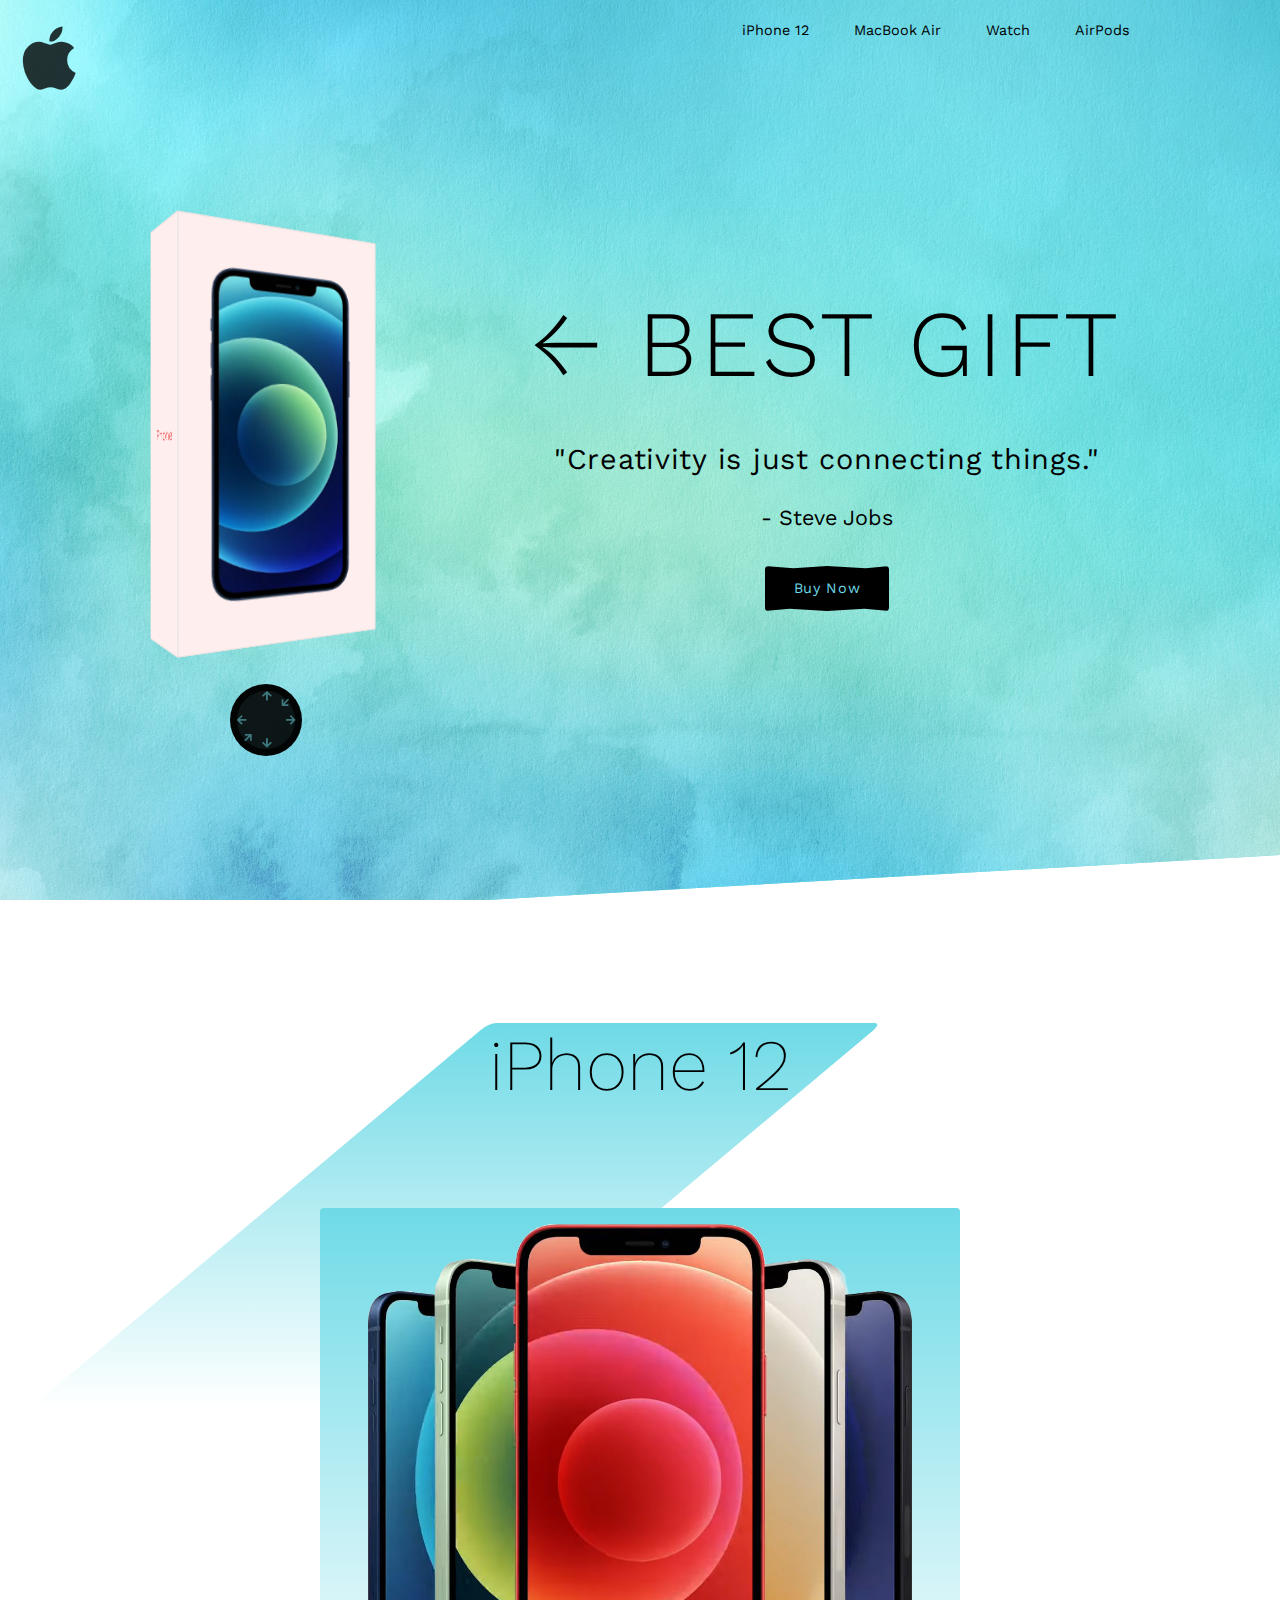
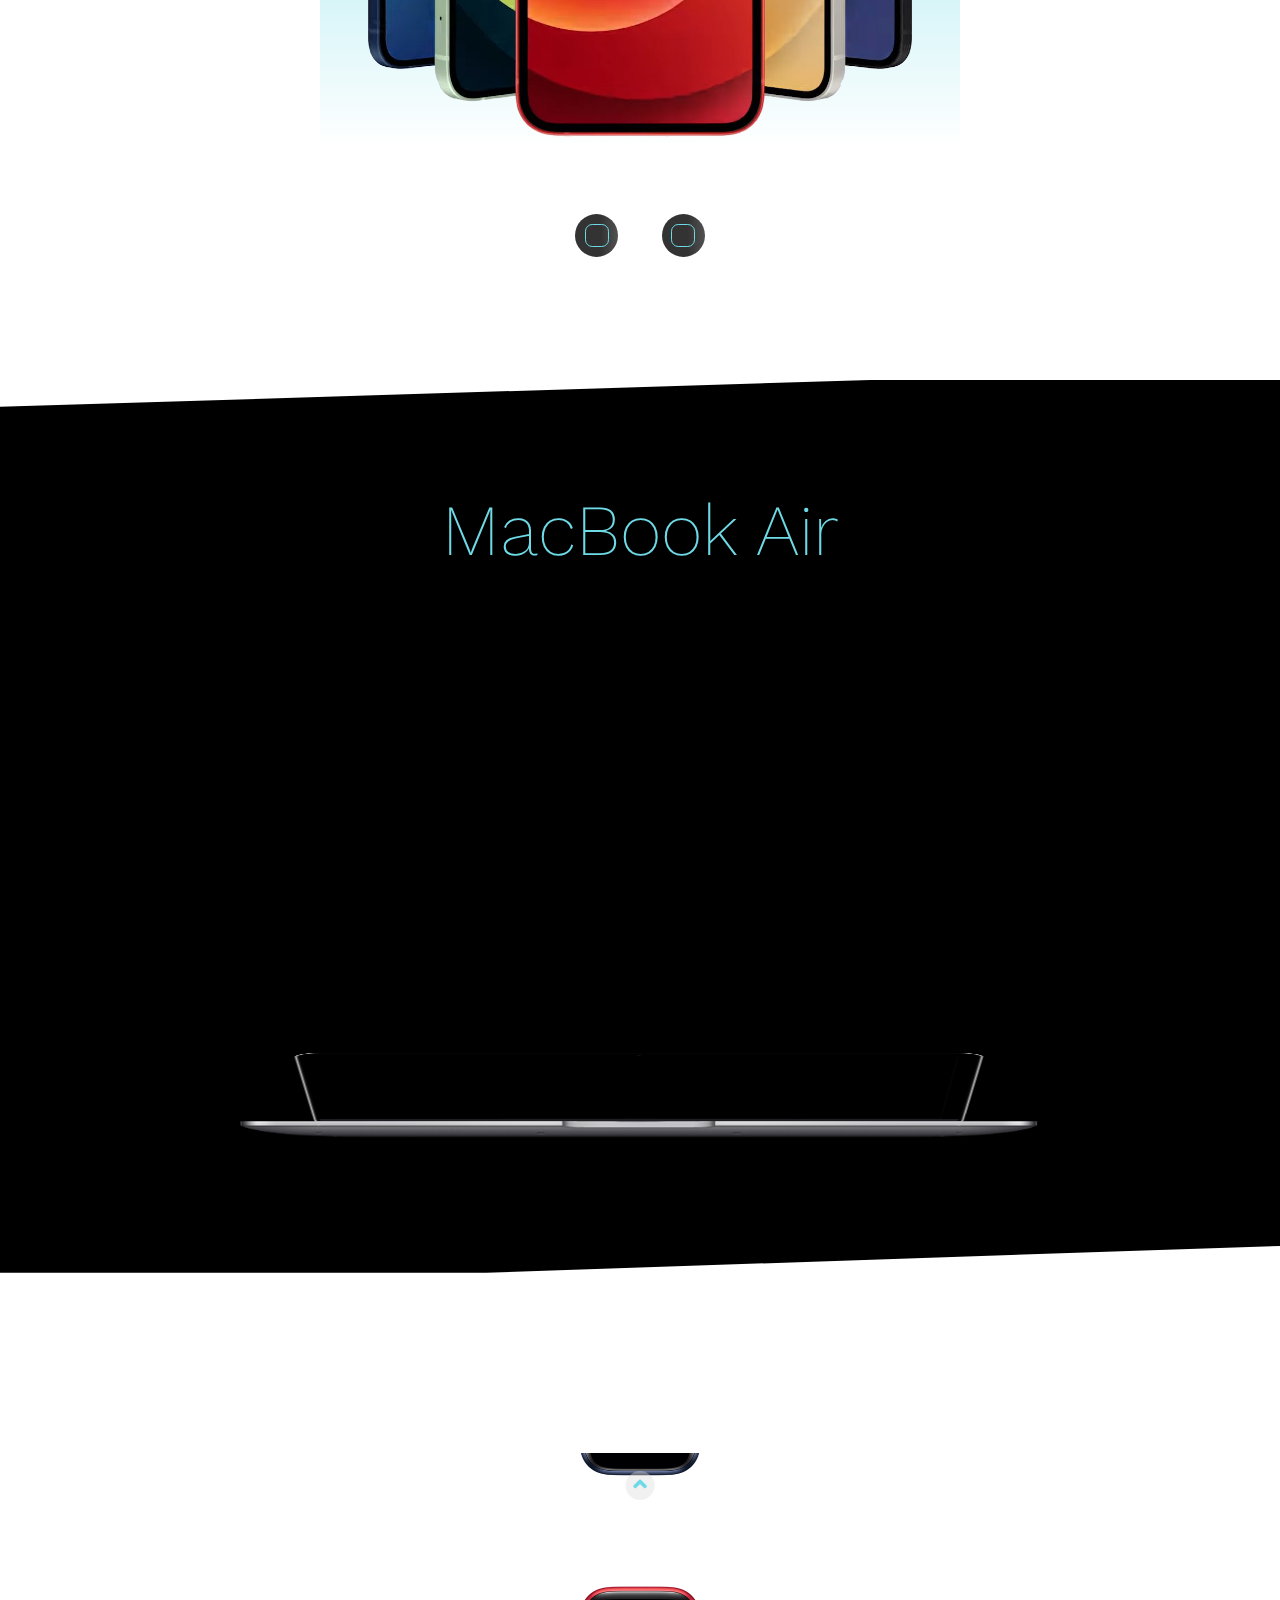
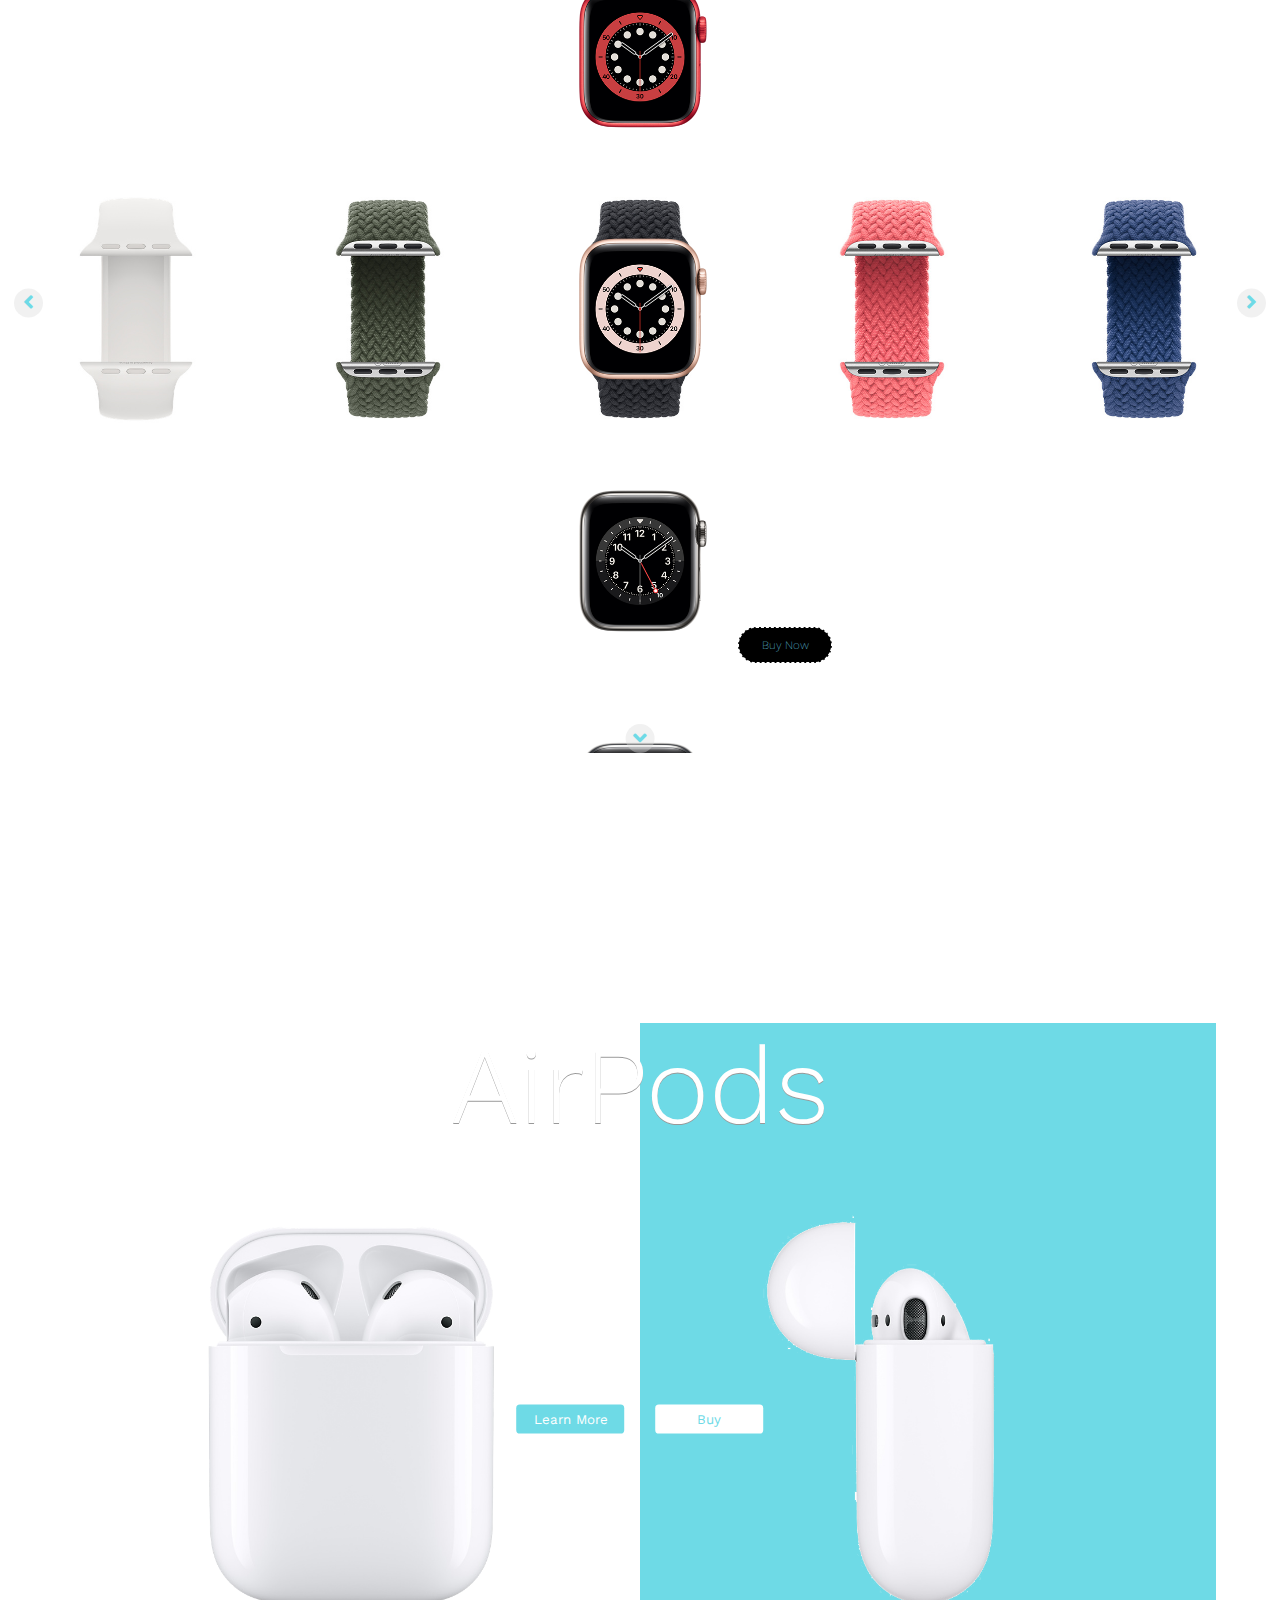
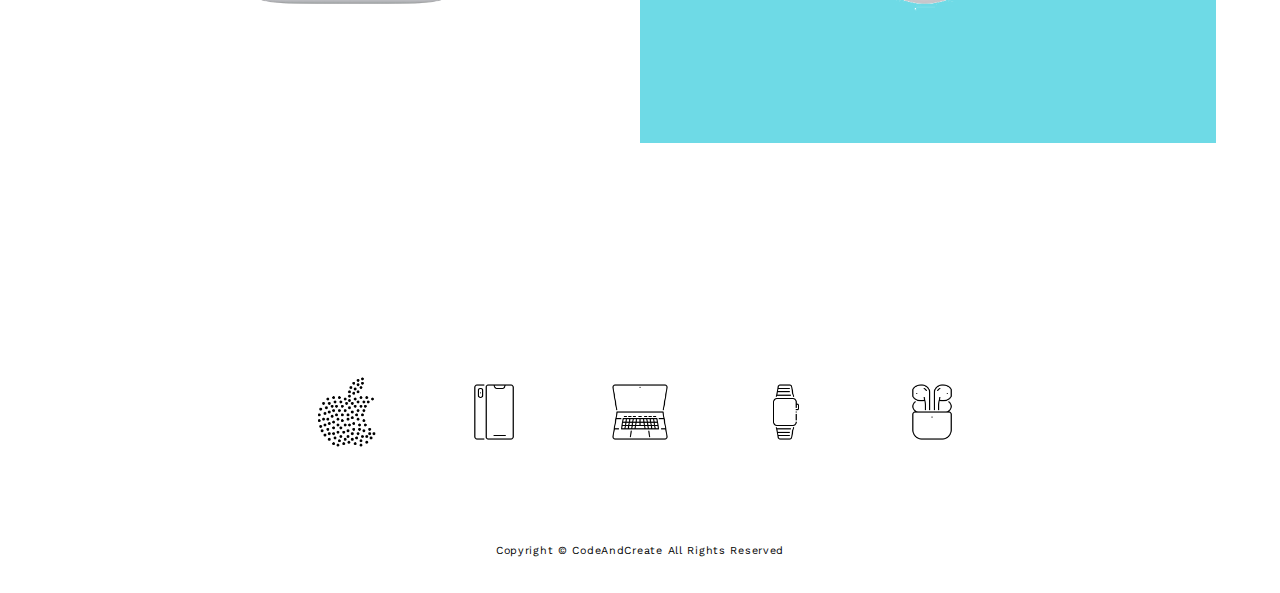
<file: apple-ecommerce/index.html>
<!DOCTYPE html>
<html lang="en">
<head>
    <meta charset="UTF-8">
    <meta name="viewport" content="width=device-width, initial-scale=1.0">
    <title>Apple eCommerce</title>
    <link rel="shortcut icon" href="images/Icons/home-icon.png">
    <link rel="stylesheet" href="style.css">
    <link rel="stylesheet" href="https://cdnjs.cloudflare.com/ajax/libs/font-awesome/5.15.1/css/all.min.css">
</head>
<body>
    <div class="container">
        <!-- Section 1 -->
        <section class="section-1" id="section-1">
            <!-- Logo -->
            <a href="#" class="logo">
                <i class="fab fa-apple"></i>
            </a>
            <!--End of Logo -->

            <!-- Navbar -->
            <nav class="navbar">
                <a href="#section-2" class="navbar-link">iPhone 12</a>
                <a href="#section-3" class="navbar-link">MacBook Air</a>
                <a href="#section-3" class="navbar-link">Watch</a>
                <a href="#section-4" class="navbar-link">AirPods</a>
            </nav>
            <!-- End of Navbar -->

            <!-- Cube -->
            <div class="cube-wrapper">
                <div class="cube">
                    <div class="front-side">
                        <img src="images/iphone.png">
                    </div>
                    <div class="back-side center">
                        <i class="fab fa-apple"></i>
                    </div>
                </div>

                <!-- Controls -->
                <div class="controls">
                    <a href="#" class="top-x-control">
                        <i class="fas fa-arrow-up "></i>
                    </a>
                    <a href="#" class="bottom-x-control">
                        <i class="fas fa-arrow-down "></i>
                    </a>
                    <a href="#" class="left-y-control">
                        <i class="fas fa-arrow-left "></i>
                    </a>
                    <a href="#" class="right-y-control">
                        <i class="fas fa-arrow-right "></i>
                    </a>
                    <a href="#" class="top-z-control">
                        <i class="fas fa-arrow-down "></i>
                    </a>
                    <a href="#" class="bottom-z-control">
                        <i class="fas fa-arrow-up "></i>
                    </a>
                </div>
                <!-- End of Controls -->
            </div>
            <!-- End of Cube -->

            <!-- Banner -->
            <div class="section-1-banner center">
                <h1>&#8592; Best Gift</h1>
                <p>"Creativity is just connecting things."</p>
                <span> - Steve Jobs</span>
                <button type="button">Buy Now</button>
            </div>
            <!-- End of Banner -->

            <!-- Slideshow -->
            <div class="slideshow"></div>
            <!-- End of Slideshow -->
        </section>
        <!-- End of Section 1 -->

        <!-- Section 2 -->
        <section class="section-2" id="section-2">
            <!-- Section 2 Heading -->
            <h1 class="section-2-heading">iPhone 12</h1>
            <!-- End of Section 2 Heading -->

            <!-- Section 2 Images -->
            <div class="iphones">
                <img src="images/iPhones/iphones-1-img.png" class="iphone-img-1">
                <img src="images/iPhones/iphones-2-img.png" class="iphone-img-2">
            </div>
            <!-- End of Section 2 Images -->

            <!-- Section 2 Buttons -->
            <div class="iphone-btns">
                <a href="#" class="iphone-btn center"><span>Learn More</span></a>
                <a href="#" class="iphone-btn center"><span>Shop</span></a>
            </div>
            <!-- End of Section 2 Buttons -->
        </section>
        <!-- End of Section 2 -->

        <!-- Section 3 -->
        <section class="section-3 center" id="section-3">
            <!-- Section 3 Heading -->
            <h1 class="section-3-heading">MacBook Air</h1>
            <!-- End of Section 3 Heading -->

            <!-- Section 3 Content -->
            <div class="section-3-content center">
                <!-- Section 3 Images -->
                <img src="images/MacBook/macbook-screen.png" class="macbook-img-1">
                <img src="images/MacBook/macbook-keyboard.png" class="macbook-img-2">
                <!-- End of Section 3 Images -->

                <!-- Section 3 Loading -->
                <div class="loading-wrapper">
                    <div class="loading center">
                        <i class="fab fa-apple"></i>
                        <div class="progress-bar"></div>
                    </div>
                </div>
                <!-- End of Section 3 Loading -->

                <!-- Section 3 Info -->
                <div class="macbook-info">
                    <h2 class="macbook-info-heading">Light. Speed.</h2>
                    <p class="macbook-price">Starting at $999</p>
                    <button class="macbook-btn">Buy Now</button>
                </div>
                <!-- End of Section 3 Info -->
            </div>
            <!-- End of Section 3 Content -->
        </section>
        <!-- End of Section 3 -->

        <!-- Section 4 -->
        <section class="section-4 center" id="section-4">
            <!-- Section 4 Watches -->
            <div class="watches center">
                <!-- Watch Bands -->
                <div class="watch-bands center">
                    <img src="images/watches/watch-band-1.jpg" class="watch-band-img">
                    <img src="images/watches/watch-band-2.jpg" class="watch-band-img">
                    <img src="images/watches/watch-band-3.jpg" class="watch-band-img">
                    <img src="images/watches/watch-band-4.jpg" class="watch-band-img">
                    <img src="images/watches/watch-band-5.jpg" class="watch-band-img">
                    <img src="images/watches/watch-band-6.jpg" class="watch-band-img">
                    <img src="images/watches/watch-band-7.jpg" class="watch-band-img">
                    <img src="images/watches/watch-band-8.jpg" class="watch-band-img">
                    <img src="images/watches/watch-band-9.jpg" class="watch-band-img">
                </div>
                <!-- End of Watch Bands -->

                <!-- Watch Cases -->
                <div class="watch-cases center">
                    <img src="images/watches/watch-case-1.png" class="watch-case-img">
                    <img src="images/watches/watch-case-2.png" class="watch-case-img">
                    <img src="images/watches/watch-case-3.png" class="watch-case-img">
                    <img src="images/watches/watch-case-4.png" class="watch-case-img">
                    <img src="images/watches/watch-case-5.png" class="watch-case-img">
                    <img src="images/watches/watch-case-6.png" class="watch-case-img">
                    <img src="images/watches/watch-case-7.png" class="watch-case-img">
                    <img src="images/watches/watch-case-8.png" class="watch-case-img">
                    <img src="images/watches/watch-case-9.png" class="watch-case-img">
                </div>
                <!-- End of Watch Cases -->
            </div>
            <!-- End of Section 4 Watches -->

            <!-- Watch Controls -->
            <a href="#" class="watch-control watch-top-control center">
                <i class="fas fa-angle-up"></i>
            </a>
            <a href="#" class="watch-control watch-right-control center">
                <i class="fas fa-angle-right"></i>
            </a>
            <a href="#" class="watch-control watch-bottom-control center">
                <i class="fas fa-angle-down"></i>
            </a>
            <a href="#" class="watch-control watch-left-control center">
                <i class="fas fa-angle-left"></i>
            </a>
            <!-- End of Watch Controls -->

            <!-- Watch Button -->
            <button class="watch-btn">Buy Now</button>
            <!-- End of Watch Button -->
        </section>
        <!-- End of Section 4 -->

        <!-- Section 5 -->
        <section class="section-5 center" id="section-5">
            <!-- Section 5 Content -->
            <div class="airpods">
                <!-- Section 5 Heading -->
                <h1 class="section-5-heading">AirPods</h1>
                <!-- End of Section 5 Heading -->

                <!-- Section 5 Images -->
                <img src="images/AirPods/airpods-1.png" class="airpods-img-1">
                <img src="images/AirPods/airpods-2.png" class="airpods-img-2">
                <!-- End of Section 5 Images -->

                <!-- Section 5 Buttons -->
                <div class="airpods-buttons">
                    <button class="airpods-btn">Learn More</button>
                    <button class="airpods-btn">Buy</button>
                </div>
                <!-- End of Section 5 Buttons -->
            </div>
            <!-- End of Section 5 Content -->
        </section>
        <!-- End of Section 5 -->

        <!-- Section 6 -->
        <section class="section-6 center">
            <div class="section-6-icons">
                <a href="#section-1" class="icon-link">
                    <img src="images/Icons/home-icon.png">
                </a>
                <a href="#section-2" class="icon-link">
                    <img src="images/Icons/iphone-icon.png">
                </a>
                <a href="#section-3" class="icon-link">
                    <img src="images/Icons/macbook-icon.png">
                </a>
                <a href="#section-4" class="icon-link">
                    <img src="images/Icons/watch-icon.png">
                </a>
                <a href="#section-5" class="icon-link">
                    <img src="images/Icons/airpods-icon.png">
                </a>
            </div>
            <p class="copyright">Copyright &copy; CodeAndCreate All Rights Reserved</p>
        </section>
        <!-- End of Section 6 -->
    </div>
    <script src="script.js"></script>
</body>
</html>
</file>
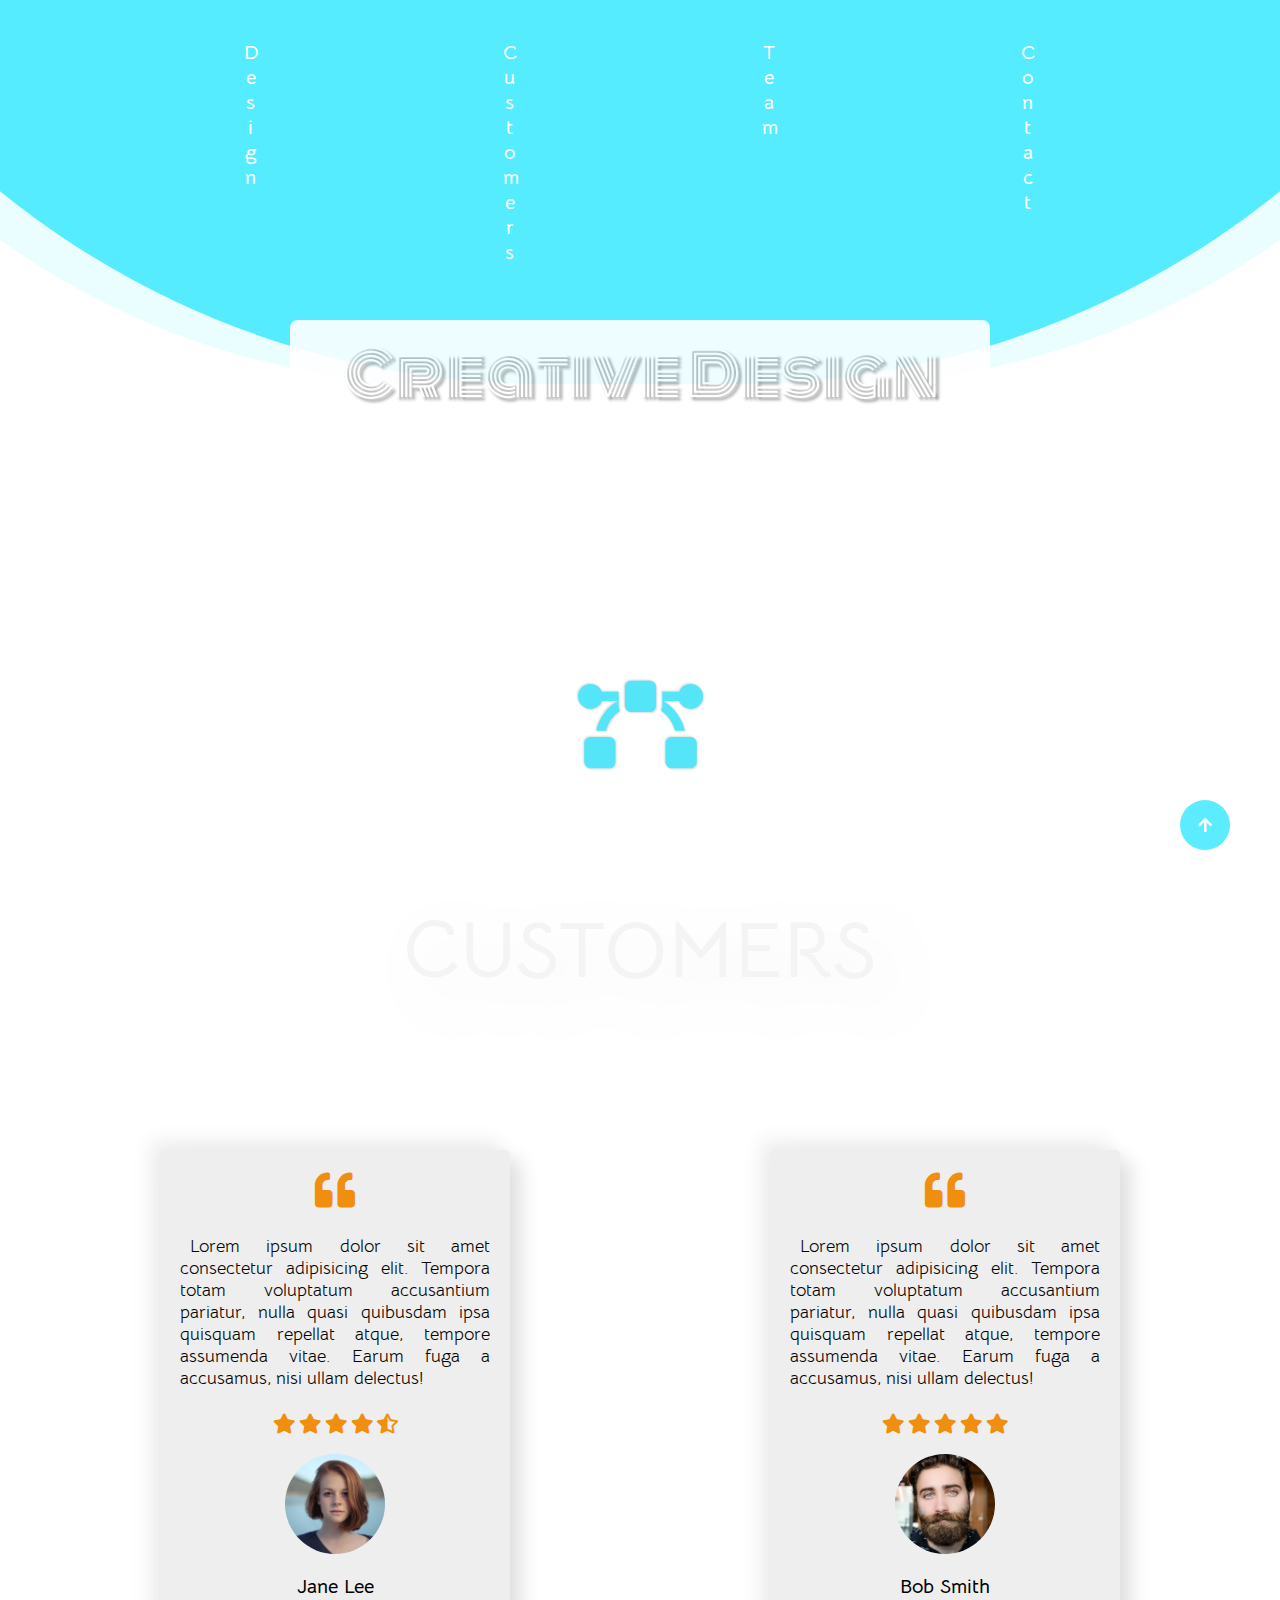
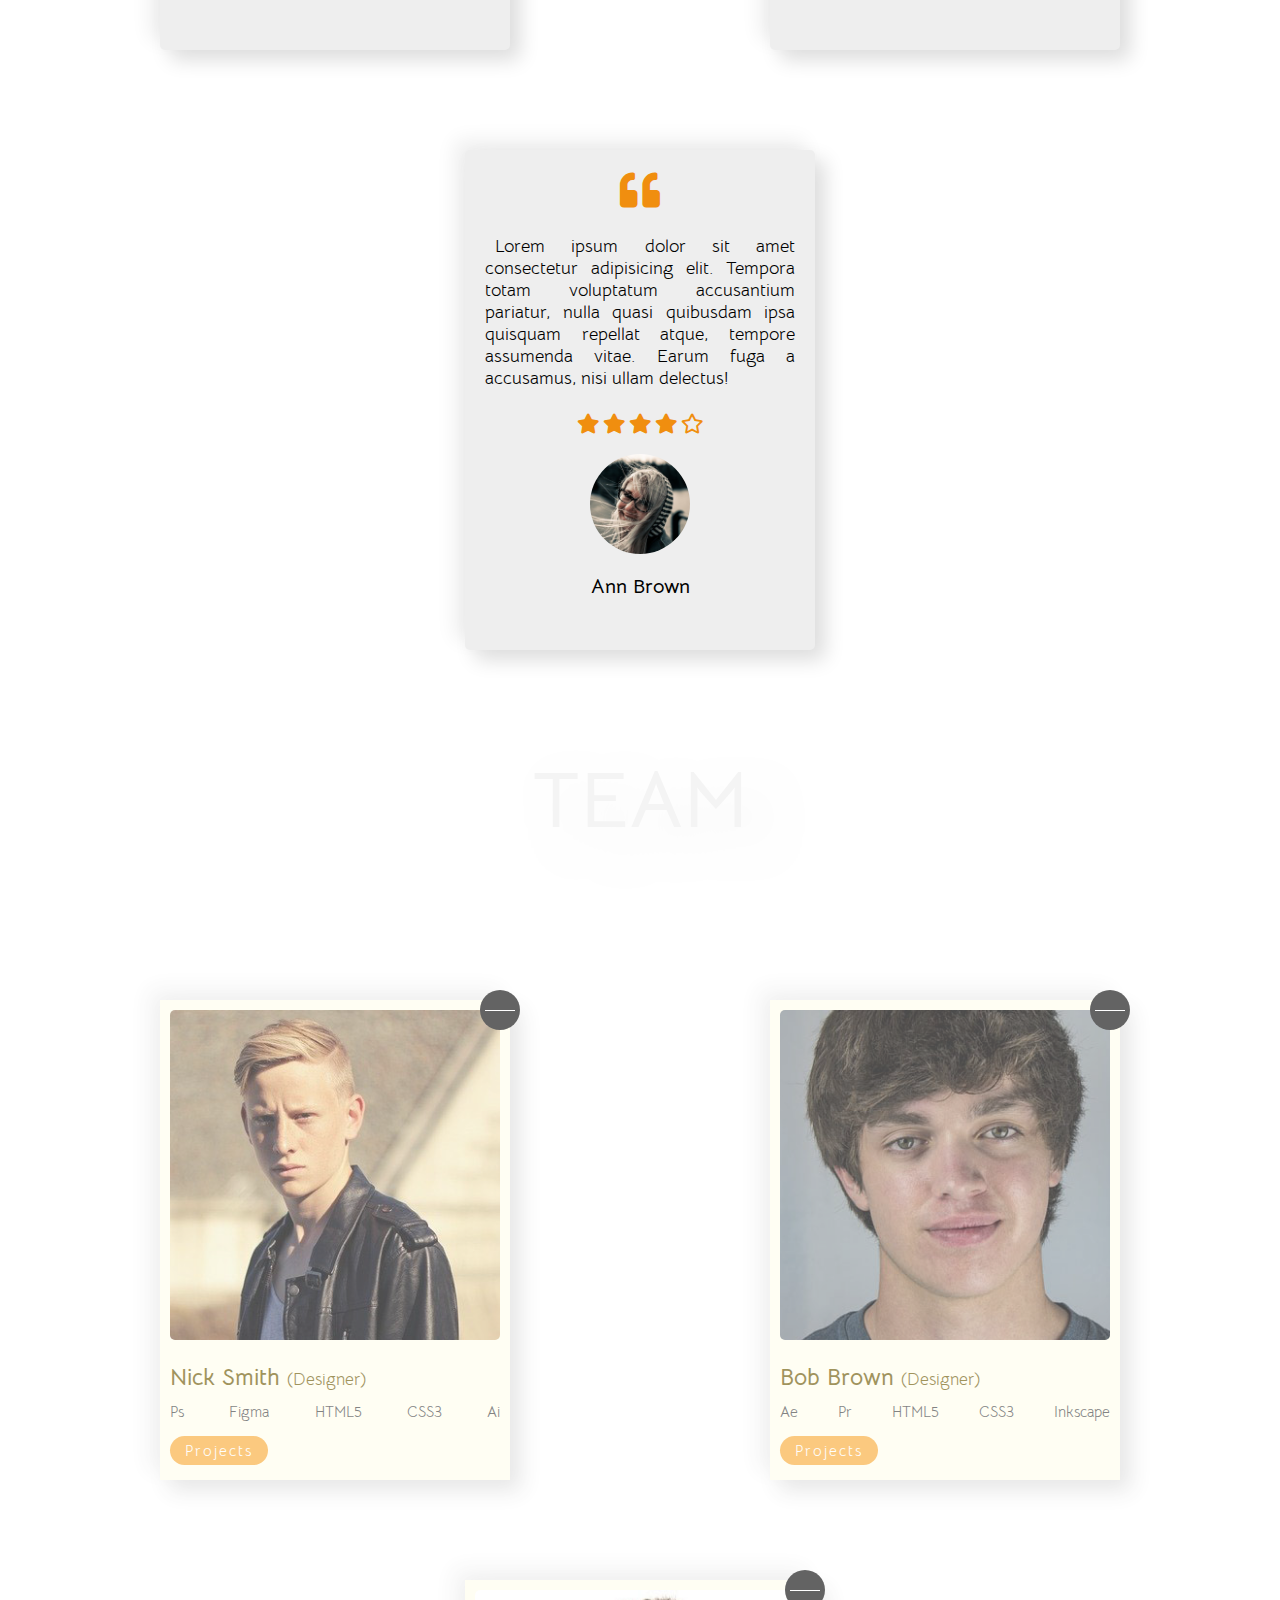
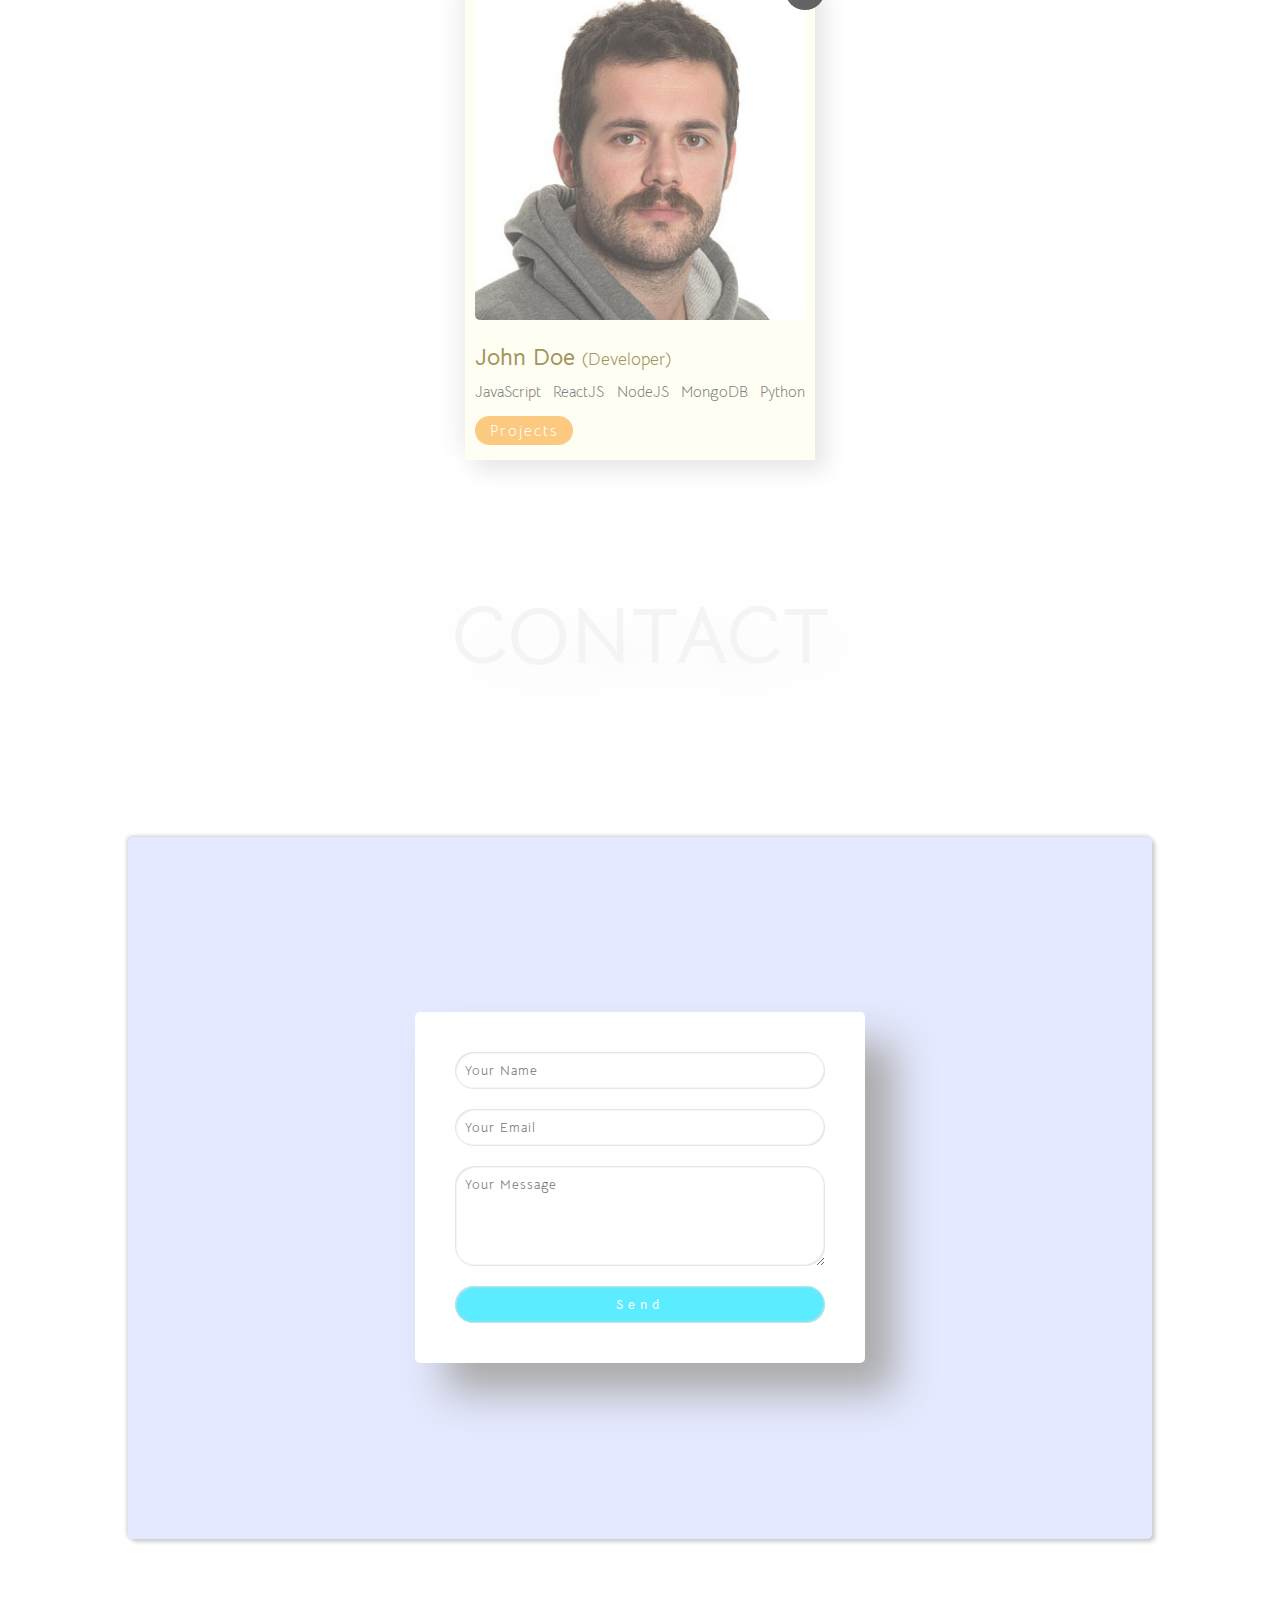
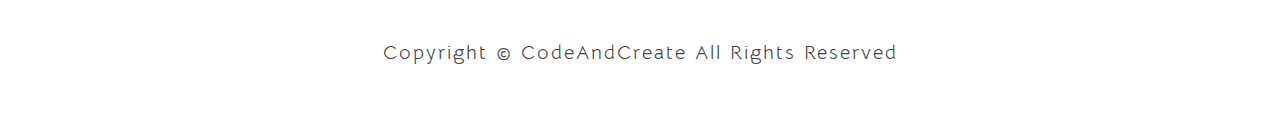
<file: creative-design/index.html>
<!DOCTYPE html>
<html lang="en">
<head>
    <meta charset="UTF-8">
    <meta name="viewport" content="width=device-width, initial-scale=1.0">
    <title>Creative Design</title>
    <link rel="stylesheet" href="style.css">
    <link rel="stylesheet" href="https://cdnjs.cloudflare.com/ajax/libs/font-awesome/5.15.1/css/all.min.css">
</head>
<body>

    <div class="container">
        <!-- Section 1 -->
        <section class="section-1" id="home">
            <nav class="navbar">
                <a href="#home" class="navbar-link">Design</a>
                <a href="#customers" class="navbar-link">Customers</a>
                <a href="#team" class="navbar-link">Team</a>
                <a href="#contact" class="navbar-link">Contact</a>
            </nav>
            <div class="floating-bg"></div>
            <h1 class="section-1-heading">Creative Design</h1>
            <div class="logo">
                <i class="fas fa-bezier-curve"></i>
            </div>
        </section>
        <!-- End of Section 1 -->

        <!-- Section 2 -->
        <section class="section-2" id="customers">
            <h1 class="section-heading">Customers</h1>
            <div class="customers-wrapper">
                <div class="customer">
                    <i class="fas fa-quote-left"></i>
                    <p class="customer-text">Lorem ipsum dolor sit amet consectetur adipisicing elit. Tempora totam voluptatum accusantium pariatur, nulla quasi quibusdam ipsa quisquam repellat atque, tempore assumenda vitae. Earum fuga a accusamus, nisi ullam delectus!</p>
                    <div class="customer-rating">
                        <i class="fas fa-star"></i>
                        <i class="fas fa-star"></i>
                        <i class="fas fa-star"></i>
                        <i class="fas fa-star"></i>
                        <i class="fas fa-star-half-alt"></i>
                    </div>
                    <img src="images/customer-img-1.jpg" class="customer-img">
                    <h4 class="customer-name">Jane Lee</h4>
                </div>
                <div class="customer">
                    <i class="fas fa-quote-left"></i>
                    <p class="customer-text">Lorem ipsum dolor sit amet consectetur adipisicing elit. Tempora totam voluptatum accusantium pariatur, nulla quasi quibusdam ipsa quisquam repellat atque, tempore assumenda vitae. Earum fuga a accusamus, nisi ullam delectus!</p>
                    <div class="customer-rating">
                        <i class="fas fa-star"></i>
                        <i class="fas fa-star"></i>
                        <i class="fas fa-star"></i>
                        <i class="fas fa-star"></i>
                        <i class="fas fa-star"></i>
                    </div>
                    <img src="images/customer-img-2.jpg" class="customer-img">
                    <h4 class="customer-name">Bob Smith</h4>
                </div>
                <div class="customer">
                    <i class="fas fa-quote-left"></i>
                    <p class="customer-text">Lorem ipsum dolor sit amet consectetur adipisicing elit. Tempora totam voluptatum accusantium pariatur, nulla quasi quibusdam ipsa quisquam repellat atque, tempore assumenda vitae. Earum fuga a accusamus, nisi ullam delectus!</p>
                    <div class="customer-rating">
                        <i class="fas fa-star"></i>
                        <i class="fas fa-star"></i>
                        <i class="fas fa-star"></i>
                        <i class="fas fa-star"></i>
                        <i class="far fa-star"></i>
                    </div>
                    <img src="images/customer-img-3.jpg" class="customer-img">
                    <h4 class="customer-name">Ann Brown</h4>
                </div>
            </div>
        </section>
        <!-- End of Section 2 -->

        <!-- Section 3 -->
        <section class="section-3" id="team">
            <h1 class="section-heading">Team</h1>
            <div class="team-wrapper">
                <div class="team-member">
                    <img src="images/team-member-1.jpg" class="team-member-img">
                    <h2 class="team-member-name">Nick Smith <span>(Designer)</span></h2>
                    <ul class="team-member-skills">
                        <li>Ps</li>
                        <li>Figma</li>
                        <li>HTML5</li>
                        <li>CSS3</li>
                        <li>Ai</li>
                    </ul>
                    <a href="#" class="projects-btn">Projects</a>
                    <div class="story-btn" title="My Story">
                        <div class="story-btn-line"></div>
                    </div>
                    <div class="story">
                        <h4 class="story-heading">About Me</h4>
                        <p class="story-paragraph">Lorem ipsum dolor sit amet consectetur adipisicing elit. Reprehenderit obcaecati blanditiis aspernatur ab doloribus optio nesciunt adipisci fugiat quia veritatis doloremque tempore ipsum sunt atque exercitationem perspiciatis, beatae aliquam voluptates perferendis. Doloribus exercitationem adipisci, quidem veritatis temporibus magni. Sunt, exercitationem?</p>
                    </div>
                </div>
                <div class="team-member">
                    <img src="images/team-member-2.jpg" class="team-member-img">
                    <h2 class="team-member-name">Bob Brown <span>(Designer)</span></h2>
                    <ul class="team-member-skills">
                        <li>Ae</li>
                        <li>Pr</li>
                        <li>HTML5</li>
                        <li>CSS3</li>
                        <li>Inkscape</li>
                    </ul>
                    <a href="#" class="projects-btn">Projects</a>
                    <div class="story-btn" title="My Story">
                        <div class="story-btn-line"></div>
                    </div>
                    <div class="story">
                        <h4 class="story-heading">About Me</h4>
                        <p class="story-paragraph">Lorem ipsum dolor sit amet consectetur adipisicing elit. Reprehenderit obcaecati blanditiis aspernatur ab doloribus optio nesciunt adipisci fugiat quia veritatis doloremque tempore ipsum sunt atque exercitationem perspiciatis, beatae aliquam voluptates perferendis. Doloribus exercitationem adipisci, quidem veritatis temporibus magni. Sunt, exercitationem?</p>
                    </div>
                </div>
                <div class="team-member">
                    <img src="images/team-member-3.jpg" class="team-member-img">
                    <h2 class="team-member-name">John Doe <span>(Developer)</span></h2>
                    <ul class="team-member-skills">
                        <li>JavaScript</li>
                        <li>ReactJS</li>
                        <li>NodeJS</li>
                        <li>MongoDB</li>
                        <li>Python</li>
                    </ul>
                    <a href="#" class="projects-btn">Projects</a>
                    <div class="story-btn" title="My Story">
                        <div class="story-btn-line"></div>
                    </div>
                    <div class="story">
                        <h4 class="story-heading">About Me</h4>
                        <p class="story-paragraph">Lorem ipsum dolor sit amet consectetur adipisicing elit. Reprehenderit obcaecati blanditiis aspernatur ab doloribus optio nesciunt adipisci fugiat quia veritatis doloremque tempore ipsum sunt atque exercitationem perspiciatis, beatae aliquam voluptates perferendis. Doloribus exercitationem adipisci, quidem veritatis temporibus magni. Sunt, exercitationem?</p>
                    </div>
                </div>
            </div>
        </section>
        <!-- End of Section 3 -->

        <!-- Section 4 -->
        <section class="section-4" id="contact">
            <h1 class="section-heading">Contact</h1>
            <div class="form-container">
                <img src="images/form-img.png" class="form-img">
                <form class="contact-form">
                    <input type="text" placeholder="Your Name">
                    <input type="email" placeholder="Your Email">
                    <textarea placeholder="Your Message"></textarea>
                    <input type="submit" value="Send">
                </form>
            </div>
            <p class="copyright">
                Copyright &copy; CodeAndCreate All Rights Reserved
            </p>
        </section>
        <!-- End of Section 4 -->

        <a href="#home" class="scroll-up-btn">
            <i class="fas fa-arrow-up"></i>
        </a>
    </div>

    <script src="script.js"></script>
</body>
</html>
</file>
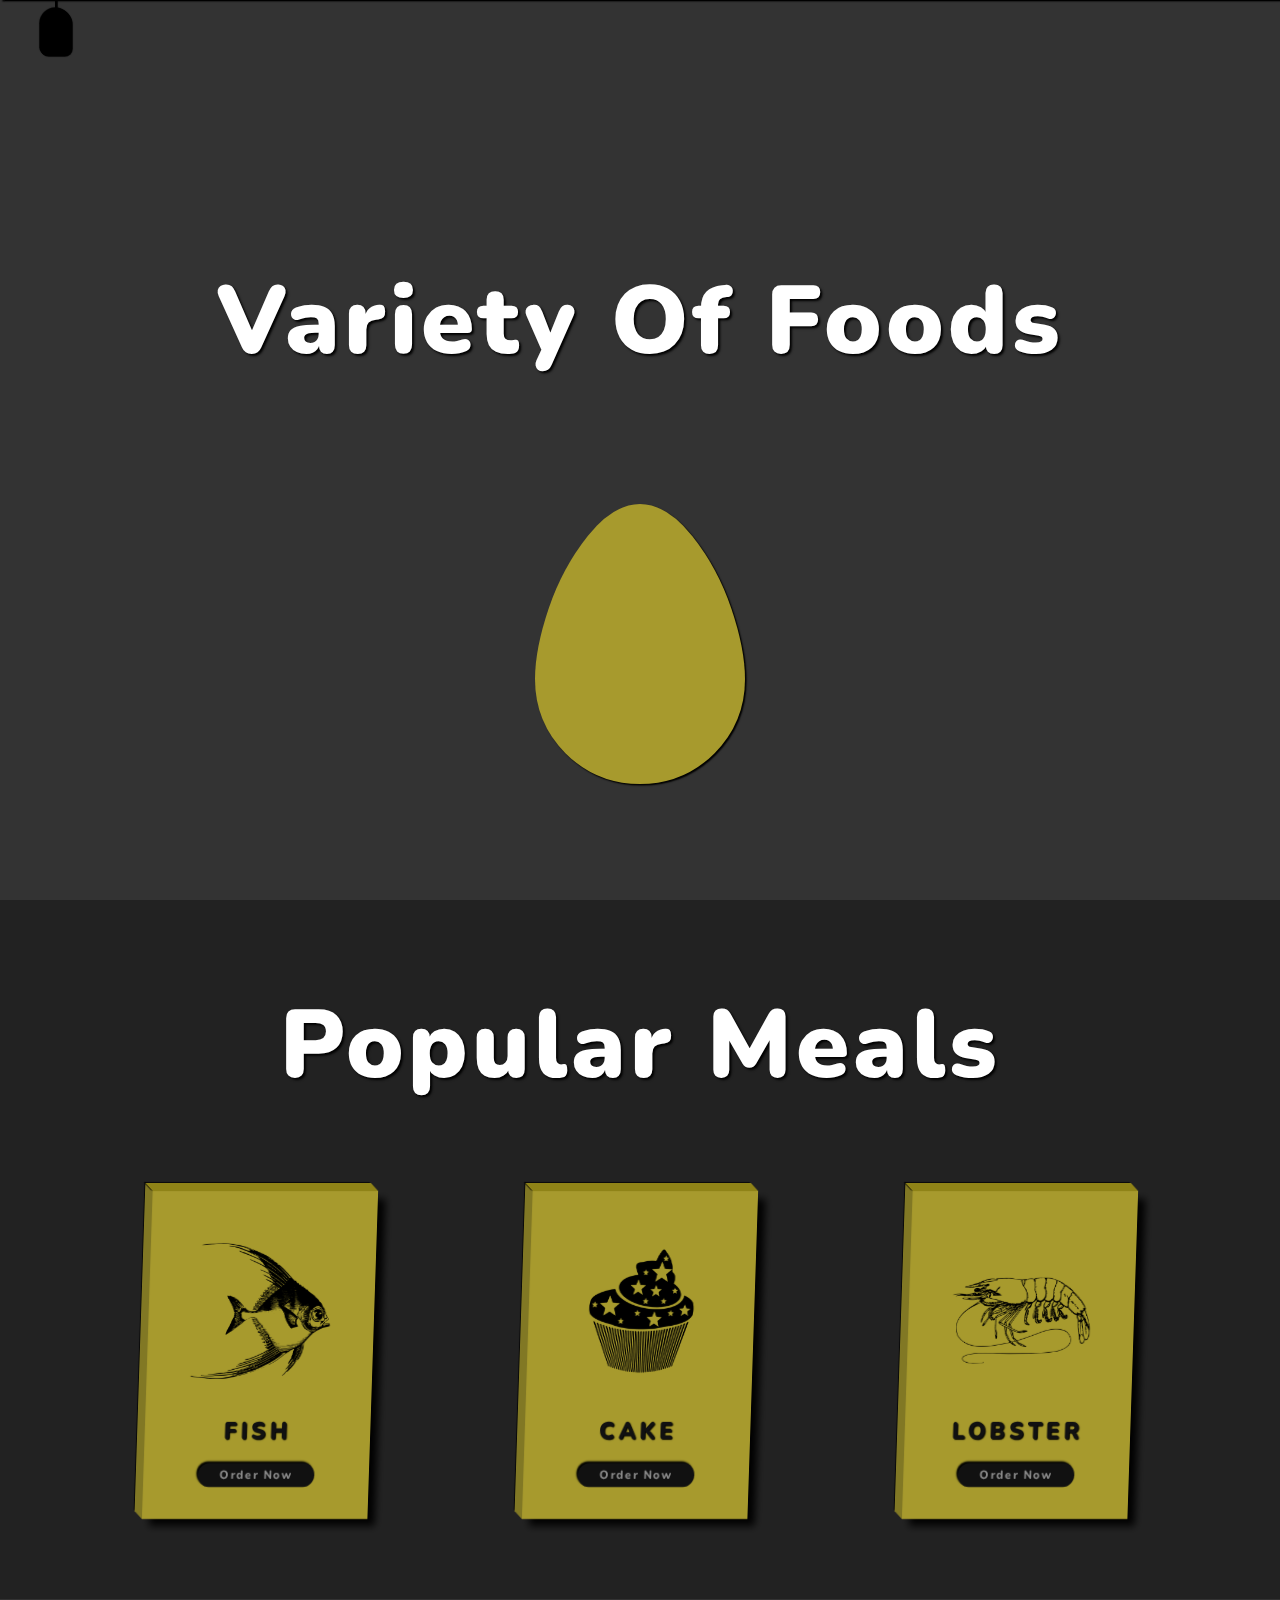
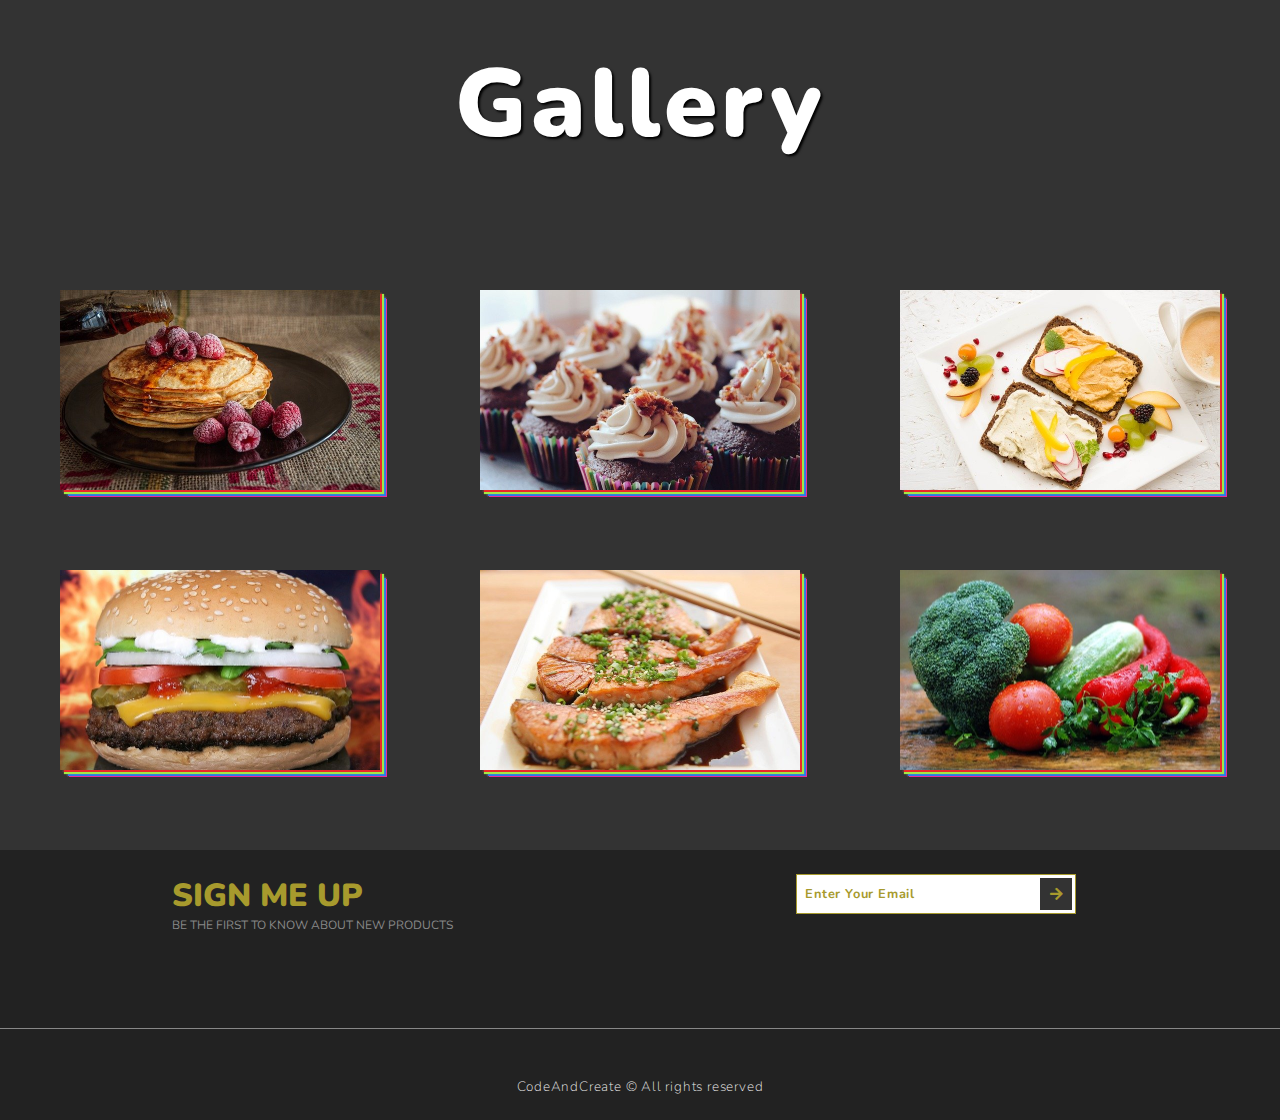
<file: foods/index.html>
<!DOCTYPE html>
<html lang="en">
  <head>
    <meta charset="UTF-8" />
    <meta name="viewport" content="width=device-width, initial-scale=1.0" />
    <title>Foods</title>
    <link rel="stylesheet" href="style.css" />
    <link
      rel="stylesheet"
      href="https://cdnjs.cloudflare.com/ajax/libs/font-awesome/5.15.1/css/all.min.css"
    />
  </head>
  <body>
    <!-- Navbar  -->
    <nav class="navbar target">
      <a href="#" class="navbar-link">
        <i class="fas fa-home"></i>
        <span>Home</span>
      </a>
      <a href="#" class="navbar-link">
        <i class="fas fa-utensils"></i>
        <span>Meals</span>
      </a>
      <a href="#" class="navbar-link">
        <i class="fas fa-hamburger"></i>
        <span>Burger</span>
      </a>
      <a href="#" class="navbar-link">
        <i class="fas fa-pizza-slice"></i>
        <span>Pizza</span>
      </a>
      <a href="#" class="navbar-link">
        <i class="fas fa-blender-phone"></i>
        <span>Contact</span>
      </a>
    </nav>
    <div class="menu target"></div>
    <!-- End of Navbar  -->

    <div class="container">
      <!-- Section 1 -->
      <section class="section-1">
        <h1 class="section-heading">variety of foods</h1>
        <div class="section-1-icons">
          <i class="change fas fa-egg"></i>
          <i class="fas fa-stroopwafel"></i>
          <i class="fas fa-cheese"></i>
          <i class="fas fa-hotdog"></i>
          <i class="fas fa-drumstick-bite"></i>
          <i class="fas fa-apple-alt"></i>
          <i class="fas fa-ice-cream"></i>
          <i class="fas fa-fish"></i>
          <i class="fas fa-cookie"></i>
          <i class="fas fa-seedling"></i>
        </div>
      </section>
      <!-- End Section 1 -->

      <!-- Section 2 -->
      <section class="section-2">
        <h1 class="section-heading">popular meals</h1>
        <div class="cards-container">
          <div class="card">
            <img src="images/card-img-1.png" class="card-img" />
            <h3 class="card-name">Fish</h3>
            <button class="card-btn">Order now</button>
          </div>
          <div class="card">
            <img src="images/card-img-2.png" class="card-img" />
            <h3 class="card-name">Cake</h3>
            <button class="card-btn">Order now</button>
          </div>
          <div class="card">
            <img src="images/card-img-3.png" class="card-img" />
            <h3 class="card-name">Lobster</h3>
            <button class="card-btn">Order now</button>
          </div>
        </div>
      </section>
      <!-- End of Section 2 -->

      <!-- Section 3 -->
      <section class="section-3">
        <h1 class="section-heading">Gallery</h1>
        <div class="gallery">
          <a href="#" class="gallery-link" title="Order Now">
            <img src="images/gallery-img-1.jpg" class="food-img" />
            <h3 class="food-name">Pancakes</h3>
            <p class="food-description">
              Lorem ipsum dolor sit amet consectetur adipisicing elit. Ipsa
              commodi possimus iure hic excepturi. Corporis!
            </p>
          </a>
          <a href="#" class="gallery-link" title="Order Now">
            <img src="images/gallery-img-2.jpg" class="food-img" />
            <h3 class="food-name">Cupcakes</h3>
            <p class="food-description">
              Lorem ipsum dolor sit amet consectetur adipisicing elit. Ipsa
              commodi possimus iure hic excepturi. Corporis!
            </p>
          </a>
          <a href="#" class="gallery-link" title="Order Now">
            <img src="images/gallery-img-3.jpg" class="food-img" />
            <h3 class="food-name">Hummus</h3>
            <p class="food-description">
              Lorem ipsum dolor sit amet consectetur adipisicing elit. Ipsa
              commodi possimus iure hic excepturi. Corporis!
            </p>
          </a>
          <a href="#" class="gallery-link" title="Order Now">
            <img src="images/gallery-img-4.jpg" class="food-img" />
            <h3 class="food-name">Hamburger</h3>
            <p class="food-description">
              Lorem ipsum dolor sit amet consectetur adipisicing elit. Ipsa
              commodi possimus iure hic excepturi. Corporis!
            </p>
          </a>
          <a href="#" class="gallery-link" title="Order Now">
            <img src="images/gallery-img-5.jpg" class="food-img" />
            <h3 class="food-name">Salmon</h3>
            <p class="food-description">
              Lorem ipsum dolor sit amet consectetur adipisicing elit. Ipsa
              commodi possimus iure hic excepturi. Corporis!
            </p>
          </a>
          <a href="#" class="gallery-link" title="Order Now">
            <img src="images/gallery-img-6.jpg" class="food-img" />
            <h3 class="food-name">Vegetables</h3>
            <p class="food-description">
              Lorem ipsum dolor sit amet consectetur adipisicing elit. Ipsa
              commodi possimus iure hic excepturi. Corporis!
            </p>
          </a>
        </div>
      </section>
      <!-- End of Section 3 -->

      <!-- Section 4 -->
      <section class="section-4">
        <div class="section-4-text">
          <h2 class="section-4-heading">Sign Me Up</h2>
          <p class="section-4-paragraph">
            BE THE FIRST TO KNOW ABOUT NEW PRODUCTS
          </p>
        </div>
        <form class="signup-form">
          <input
            type="email"
            class="signup-form-input"
            placeholder="Enter Your Email"
          />
          <button type="submit" class="signup-form-btn">
            <i class="fas fa-arrow-right"></i>
          </button>
        </form>
        <p class="copyright">CodeAndCreate &copy; All rights reserved</p>
      </section>
      <!-- End of Section 4 -->
    </div>
    <script src="script.js"></script>
  </body>
</html>
</file>
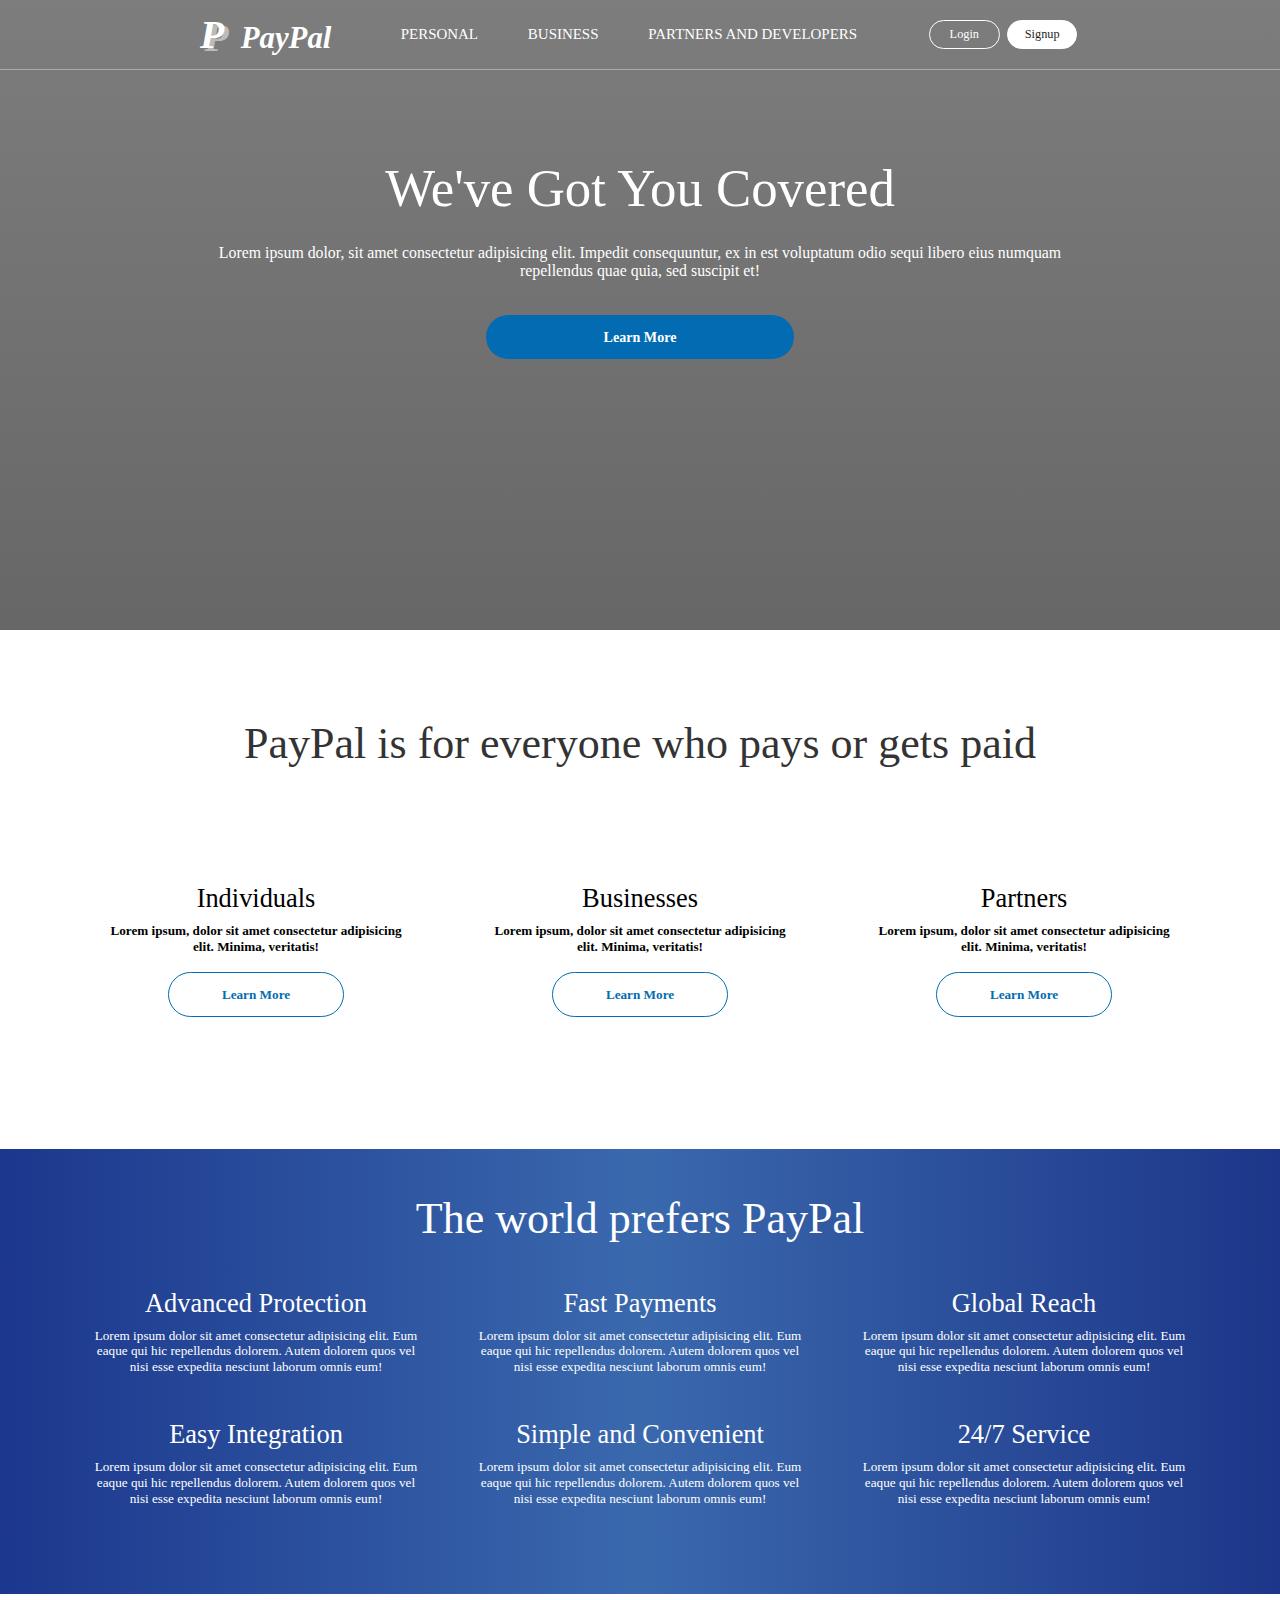
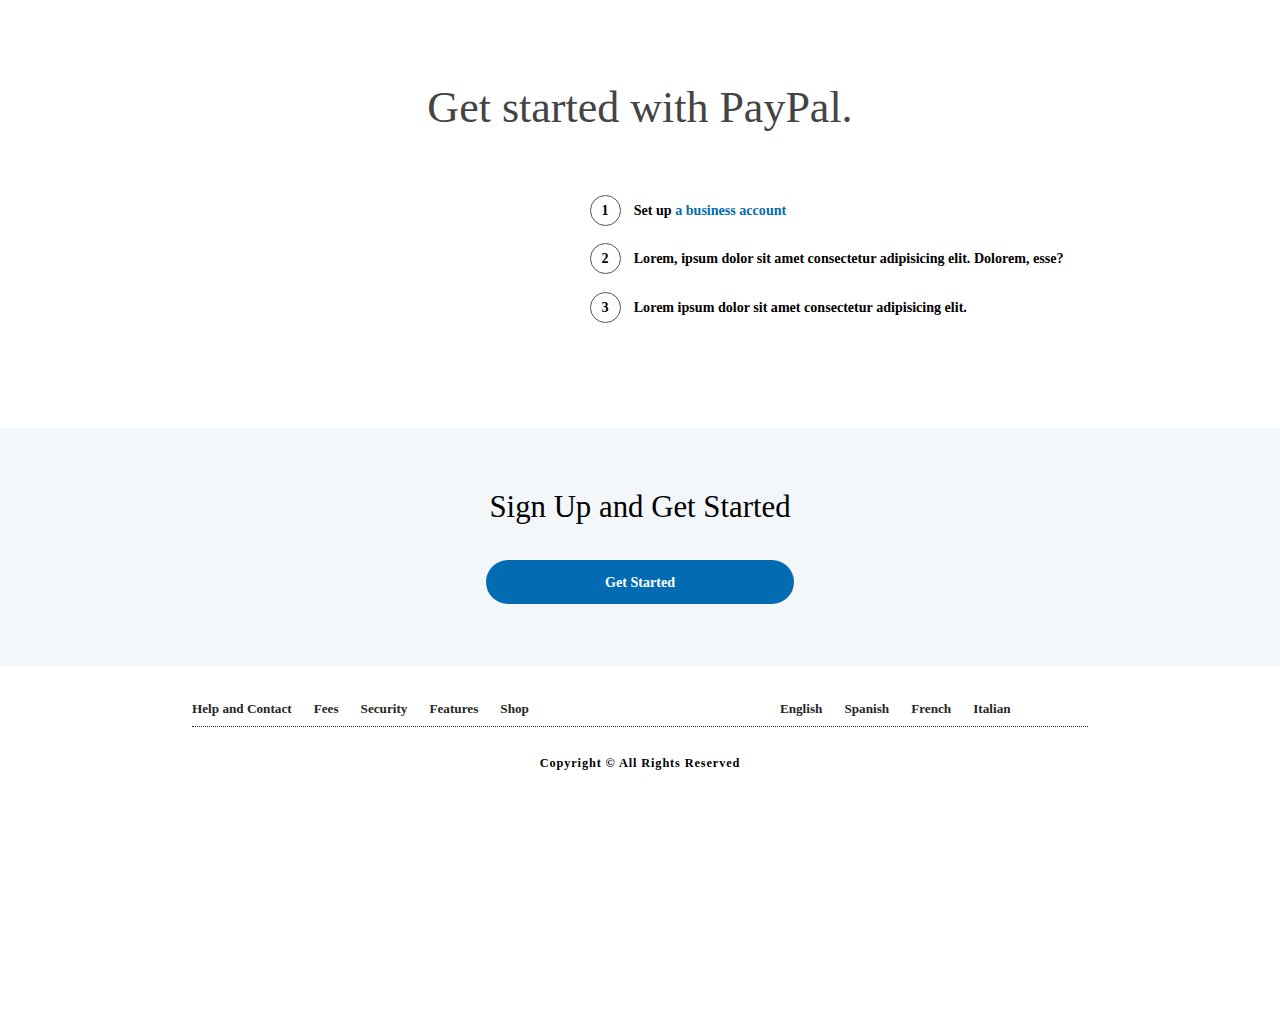
<file: paypal/index.html>
<!DOCTYPE html>
<html lang="en">
<head>
    <meta charset="UTF-8">
    <meta name="viewport" content="width=device-width, initial-scale=1.0">
    <title>Send Money, Pay Online, or Set Up a Merchant Account.</title>
    <link rel="stylesheet" href="style.css">
    <link rel="stylesheet" href="https://cdnjs.cloudflare.com/ajax/libs/font-awesome/5.15.1/css/all.min.css">
    <link rel="preconnect" href="https://fonts.gstatic.com">
    <link href="https://fonts.googleapis.com/css2?family=Baloo+Da+2:wght@400;500;600;700;800&display=swap" rel="stylesheet">
</head>
<body>

    <div class="container">
        <!-- Front Page -->
        <div class="front-page">
            <!-- Section 1 -->
            <section class="section-1">
                <div class="navbar-wrapper">
                    <nav class="navbar">
                        <div class="menu">
                            <div class="menu-icon">
                                <div class="line line-1"></div>
                                <div class="line line-2"></div>
                                <div class="line line-3"></div>
                            </div>
                            <span>Menu</span>
                        </div>
                        <div class="navbar-logo logo">
                            <span class="p-1">P</span>
                            <span class="p-2">P</span>
                            PayPal
                        </div>
                        <ul class="nav-list">
                            <li class="nav-list-item dropdown-hover">
                                <a href="#" class="nav-list-link show-dropdown">Personal <i class="fas fa-chevron-down"></i></a>
                                <ul class="nav-dropdown nav-dropdown-personal">
                                    <li class="nav-dropdown-item dropdown-heading">
                                        <a href="#" class="dropdown-heading-link">
                                            <i class="fas fa-chevron-down"></i> Personal
                                        </a>
                                    </li>
                                    <li class="nav-dropdown-item">
                                        <a href="#" class="nav-dropdown-link-1">How PayPal works</a>
                                        <a href="#" class="nav-dropdown-link-2">What can you do with a personal account</a>
                                    </li>
                                    <li class="nav-dropdown-item">
                                        <a href="#" class="nav-dropdown-link-1">Pay online</a>
                                        <a href="#" class="nav-dropdown-link-2">Online payment without borders</a>
                                    </li>
                                    <li class="nav-dropdown-item">
                                        <a href="#" class="nav-dropdown-link-1">Send payments</a>
                                        <a href="#" class="nav-dropdown-link-2">Send payments abroad</a>
                                    </li>
                                    <li class="nav-dropdown-item">
                                        <a href="#" class="nav-dropdown-link-1">Search for deals</a>
                                        <a href="#" class="nav-dropdown-link-2">Pay with PayPal and send money</a>
                                    </li>
                                </ul>
                            </li>
                            <li class="nav-list-item dropdown-hover">
                                <a href="#" class="nav-list-link show-dropdown">Business <i class="fas fa-chevron-down"></i></a>
                                <ul class="nav-dropdown nav-dropdown-business">
                                    <li class="nav-dropdown-item dropdown-heading">
                                        <a href="#" class="dropdown-heading-link">
                                            <i class="fas fa-chevron-down"></i> Business
                                        </a>
                                    </li>
                                    <li class="nav-dropdown-item">
                                        <a href="#" class="nav-dropdown-link-1">All business solutions</a>
                                        <a href="#" class="nav-dropdown-link-2">See our range of products</a>
                                    </li>
                                    <li class="nav-dropdown-item">
                                        <a href="#" class="nav-dropdown-link-1">Accept online payments</a>
                                        <a href="#" class="nav-dropdown-link-2">Get paid on your website</a>
                                    </li>
                                    <li class="nav-dropdown-item">
                                        <a href="#" class="nav-dropdown-link-1">Send invoices</a>
                                        <a href="#" class="nav-dropdown-link-2">Create and email online invoices</a>
                                    </li>
                                    <li class="nav-dropdown-item">
                                        <a href="#" class="nav-dropdown-link-1">Sell internationally</a>
                                        <a href="#" class="nav-dropdown-link-2">PayPal supports your global growth</a>
                                    </li>
                                </ul>
                            </li>
                            <li class="nav-list-item">
                                <a href="#" class="nav-list-link">Partners and Developers</a>
                            </li>
                        </ul>
                        <div class="navbar-buttons">
                            <button class="navbar-btn login-btn login">Login</button>
                            <button class="navbar-btn signup-btn signup">Signup</button>
                        </div>
                    </nav>
                </div>
                <div class="banner">
                    <h1 class="banner-heading">We've Got You Covered</h1>
                    <p class="banner-paragraph">Lorem ipsum dolor, sit amet consectetur adipisicing elit. Impedit consequuntur, ex in est voluptatum odio sequi libero eius numquam repellendus quae quia, sed suscipit et!</p>
                    <button class="blue-btn">Learn More</button>
                </div>
            </section>
            <!-- End of Section 1 -->

            <!-- Section 2 -->
            <section class="section-2">
                <h1 class="section-2-heading">PayPal is for everyone who pays or gets paid</h1>
                <div class="services">
                    <div class="service">
                        <i class="fas fa-user-tie"></i>
                        <h3 class="service-heading">Individuals</h3>
                        <p class="service-paragraph">Lorem ipsum, dolor sit amet consectetur adipisicing elit. Minima, veritatis!</p>
                        <button class="service-btn">Learn More</button>
                    </div>
                    <div class="service">
                        <i class="fas fa-briefcase"></i>
                        <h3 class="service-heading">Businesses</h3>
                        <p class="service-paragraph">Lorem ipsum, dolor sit amet consectetur adipisicing elit. Minima, veritatis!</p>
                        <button class="service-btn">Learn More</button>
                    </div>
                    <div class="service">
                        <i class="far fa-handshake"></i>
                        <h3 class="service-heading">Partners</h3>
                        <p class="service-paragraph">Lorem ipsum, dolor sit amet consectetur adipisicing elit. Minima, veritatis!</p>
                        <button class="service-btn">Learn More</button>
                    </div>
                </div>
            </section>
            <!-- End of Section 2 -->

            <!-- Section 3 -->
            <section class="section-3">
                <h1 class="section-3-heading">The world prefers PayPal</h1>
                <div class="features">
                    <div class="feature">
                        <h3 class="feature-heading">Advanced Protection</h3>
                        <p class="feature-paragraph">Lorem ipsum dolor sit amet consectetur adipisicing elit. Eum eaque qui hic repellendus dolorem. Autem dolorem quos vel nisi esse expedita nesciunt laborum omnis eum!</p>
                    </div>
                    <div class="feature">
                        <h3 class="feature-heading">Fast Payments</h3>
                        <p class="feature-paragraph">Lorem ipsum dolor sit amet consectetur adipisicing elit. Eum eaque qui hic repellendus dolorem. Autem dolorem quos vel nisi esse expedita nesciunt laborum omnis eum!</p>
                    </div>
                    <div class="feature">
                        <h3 class="feature-heading">Global Reach</h3>
                        <p class="feature-paragraph">Lorem ipsum dolor sit amet consectetur adipisicing elit. Eum eaque qui hic repellendus dolorem. Autem dolorem quos vel nisi esse expedita nesciunt laborum omnis eum!</p>
                    </div>
                    <div class="feature">
                        <h3 class="feature-heading">Easy Integration</h3>
                        <p class="feature-paragraph">Lorem ipsum dolor sit amet consectetur adipisicing elit. Eum eaque qui hic repellendus dolorem. Autem dolorem quos vel nisi esse expedita nesciunt laborum omnis eum!</p>
                    </div>
                    <div class="feature">
                        <h3 class="feature-heading">Simple and Convenient</h3>
                        <p class="feature-paragraph">Lorem ipsum dolor sit amet consectetur adipisicing elit. Eum eaque qui hic repellendus dolorem. Autem dolorem quos vel nisi esse expedita nesciunt laborum omnis eum!</p>
                    </div>
                    <div class="feature">
                        <h3 class="feature-heading">24/7 Service</h3>
                        <p class="feature-paragraph">Lorem ipsum dolor sit amet consectetur adipisicing elit. Eum eaque qui hic repellendus dolorem. Autem dolorem quos vel nisi esse expedita nesciunt laborum omnis eum!</p>
                    </div>
                </div>
            </section>
            <!-- End of Section 3 -->           
            <!-- Section 4 -->
            <section class="section-4">
                <h1 class="section-4-heading">Get started with PayPal.</h1>
                <div class="section-4-content">
                    <div class="section-4-img-wrapper">
                        <img src="images/macbook.png">
                    </div>
                    <ul class="section-4-list">
                        <li class="section-4-list-item">
                            <span class="number">1</span>
                            <span>Set up <a href="#">a business account</a></span>
                        </li>
                        <li class="section-4-list-item">
                            <span class="number">2</span>
                            <span>Lorem, ipsum dolor sit amet consectetur adipisicing elit. Dolorem, esse?</span>
                        </li>
                        <li class="section-4-list-item">
                            <span class="number">3</span>
                            <span>Lorem ipsum dolor sit amet consectetur adipisicing elit.</span>
                        </li>
                    </ul>
                </div>
            </section>
            <!-- End of Section 4 -->

            <!-- Section 5 -->
            <section class="section-5">
                <div class="section-5-top">
                    <h2 class="section-5-top-heading">Sign Up and Get Started</h2>
                    <button class="blue-btn signup">Get Started</button>
                </div>
                <footer class="footer">
                    <div class="footer-top">
                        <ul class="footer-list">
                            <li>
                                <a href="#">Help and Contact</a>
                            </li>
                            <li>
                                <a href="#">Fees</a>
                            </li>
                            <li>
                                <a href="#">Security</a>
                            </li>
                            <li>
                                <a href="#">Features</a>
                            </li>
                            <li>
                                <a href="#">Shop</a>
                            </li>
                        </ul>
                        <ul class="footer-list">
                            <li>
                                <a href="#">English</a>
                            </li>
                            <li>
                                <a href="#">Spanish</a>
                            </li>
                            <li>
                                <a href="#">French</a>
                            </li>
                            <li>
                                <a href="#">Italian</a>
                            </li>
                            <li>
                                <a href="#">
                                    <img src="images/flag.png">
                                </a>
                            </li>
                        </ul>
                    </div>
                    <div class="footer-bottom">
                        <p class="copyright">Copyright &copy; All Rights Reserved</p>
                    </div>
                </footer>
            </section>
            <!-- End of Section 5 -->
        </div>
        <!-- End of Front Page -->

        <!-- Login Page -->
        <div class="login-page">
            <div class="login-page-content">
                <div class="login-page-logo logo">
                    <span class="p-1">P</span>
                    <span class="p-2">P</span>
                    <span>Pay</span><span>Pal</span>
                </div>
                <form class="login-page-form">
                    <input type="text" class="form-login-input" placeholder="Email or mobile number">
                    <input type="password" class="form-login-input" >
                    <input type="button" class="form-login-btn" value="Log In">
                    <a href="#" class="form-login-link">Having trouble logging in?</a>
                    <span>or</span>
                    <input type="button" class="form-signup-btn signup" value="Sign Up">
                </form>
            </div>
        </div>
        <!-- End of Login Page -->

        <!-- Sign Up Page -->
        <div class="signup-page">
            <div class="signup-page-top">
                <div class="signup-page-logo logo">
                    <span class="p-1">P</span>
                    <span class="p-2">P</span>
                    PayPal
                </div>
                <button class="login">Log In</button>
            </div>
            <div class="signup-page-content">
                <div class="signup-page-content-left">
                    <div class="content-left-images">
                        <img src="images/person-1.jpg">
                        <img src="images/person-2.jpg">
                        <img src="images/person-3.jpg">
                    </div>
                    <h1>See for yourself why millions of people love PayPal.</h1>
                </div>
                <div class="signup-page-content-right">
                    <h3>Sign up for PayPal, it's free</h3>
                    <h4>Choose from two types of accounts:</h4>
                    <form class="signup-page-form">
                        <div class="input-group">
                            <input type="radio" name="checkbox" checked>
                            <div class="option">
                                <h3>Personal Account</h3>
                                <p>Lorem ipsum dolor sit amet consectetur adipisicing elit. Alias ducimus minima, incidunt beatae veritatis ad delectus temporibus eaque enim ea!</p>
                            </div>
                        </div>
                        <div class="input-group">
                            <input type="radio" name="checkbox">
                            <div class="option">
                                <h3>Business Account</h3>
                                <p>Lorem ipsum dolor sit amet consectetur adipisicing elit. Alias ducimus minima, incidunt beatae veritatis ad delectus temporibus eaque enim ea!</p>
                            </div>
                        </div>
                        <button class="blue-btn">Continue</button>
                    </form>
                </div>
               
            </div>
        </div>
        <!-- End of Sign Up Page -->
    </div>

    <script src="script.js"></script>
</body>
</html>
</file>
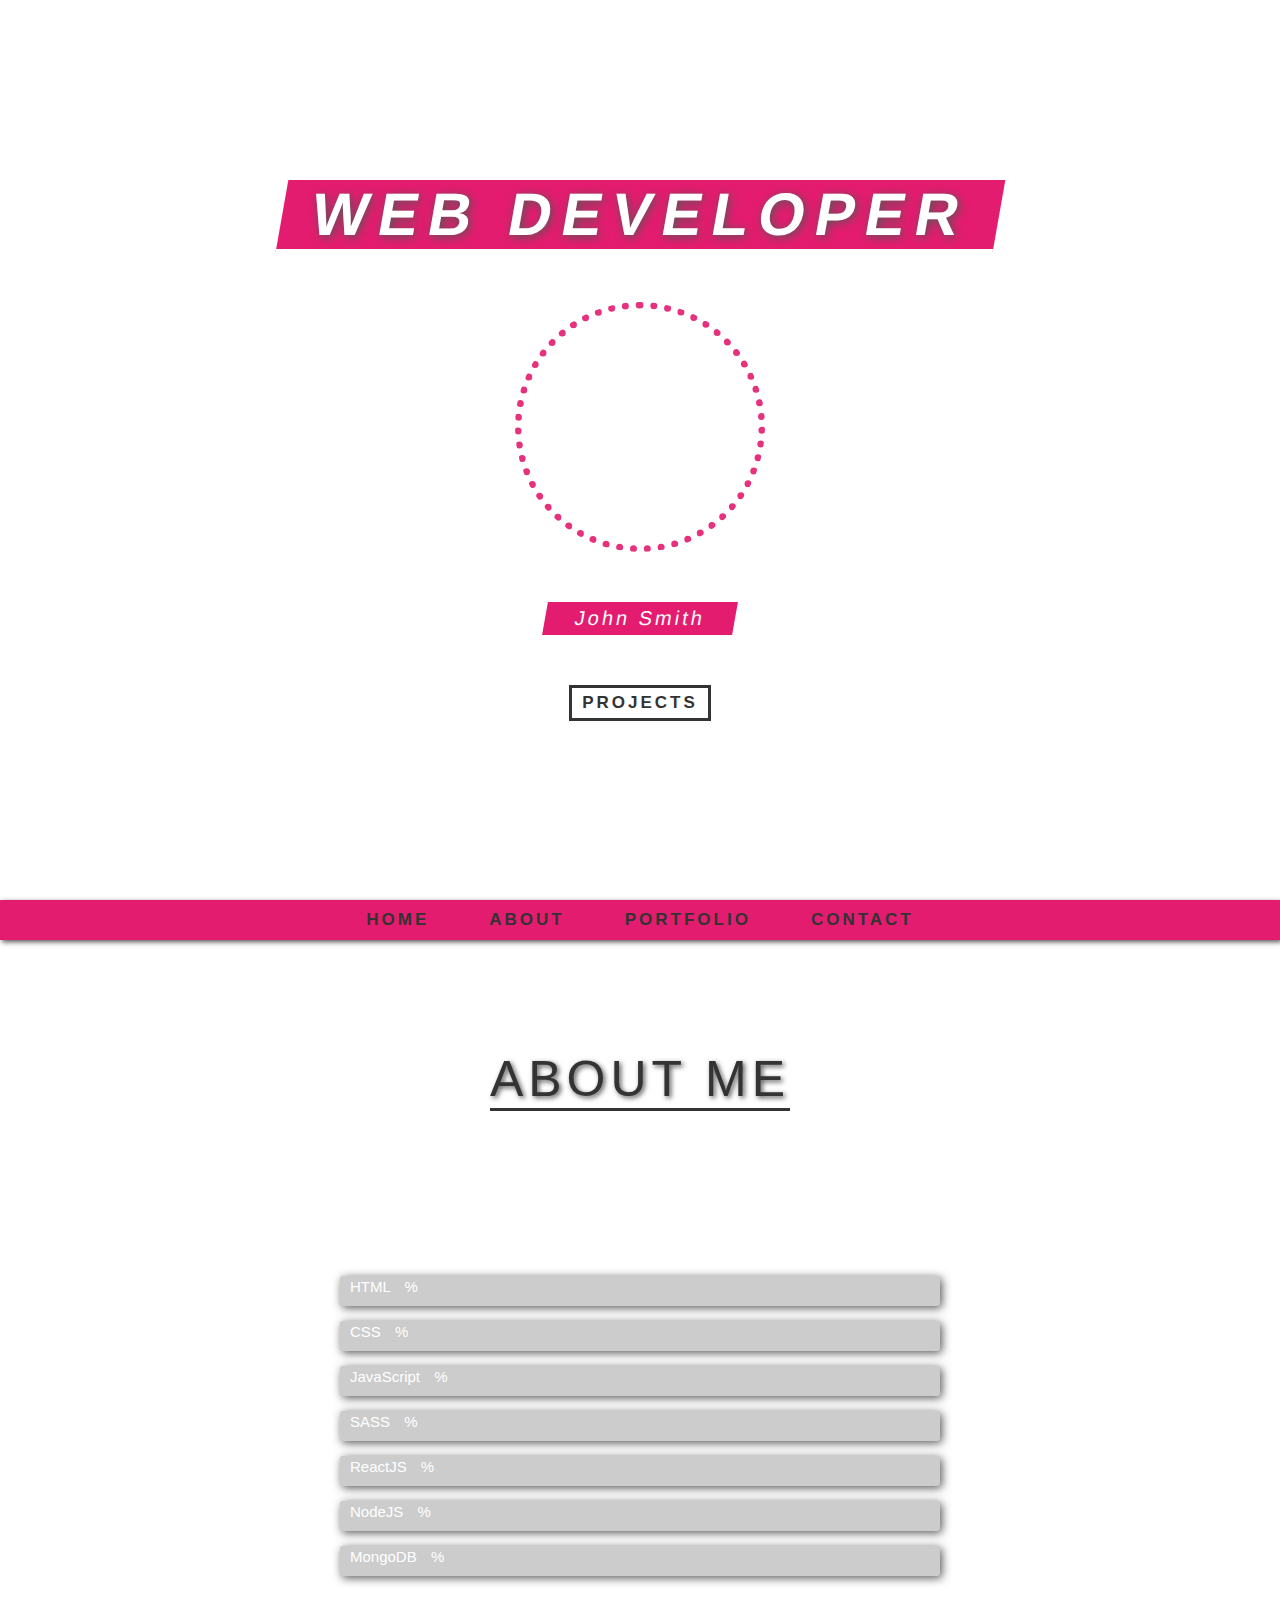
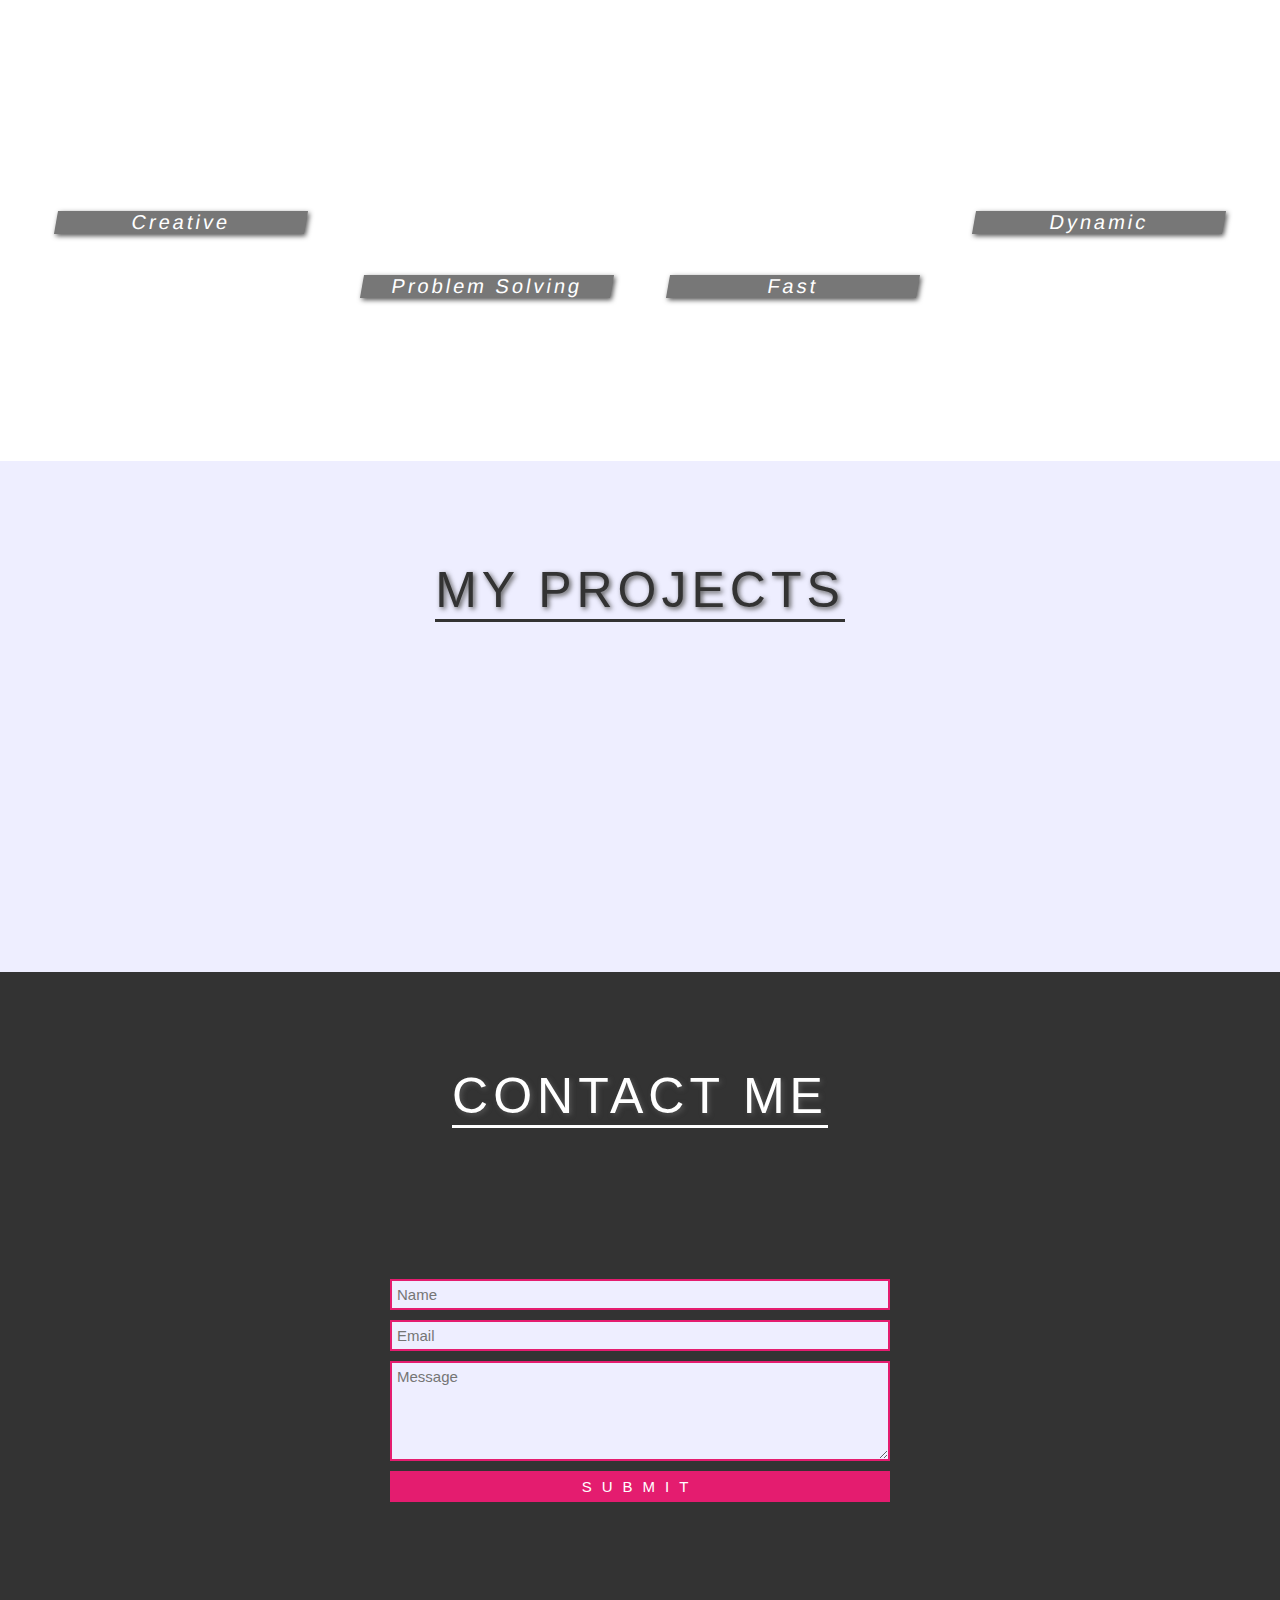
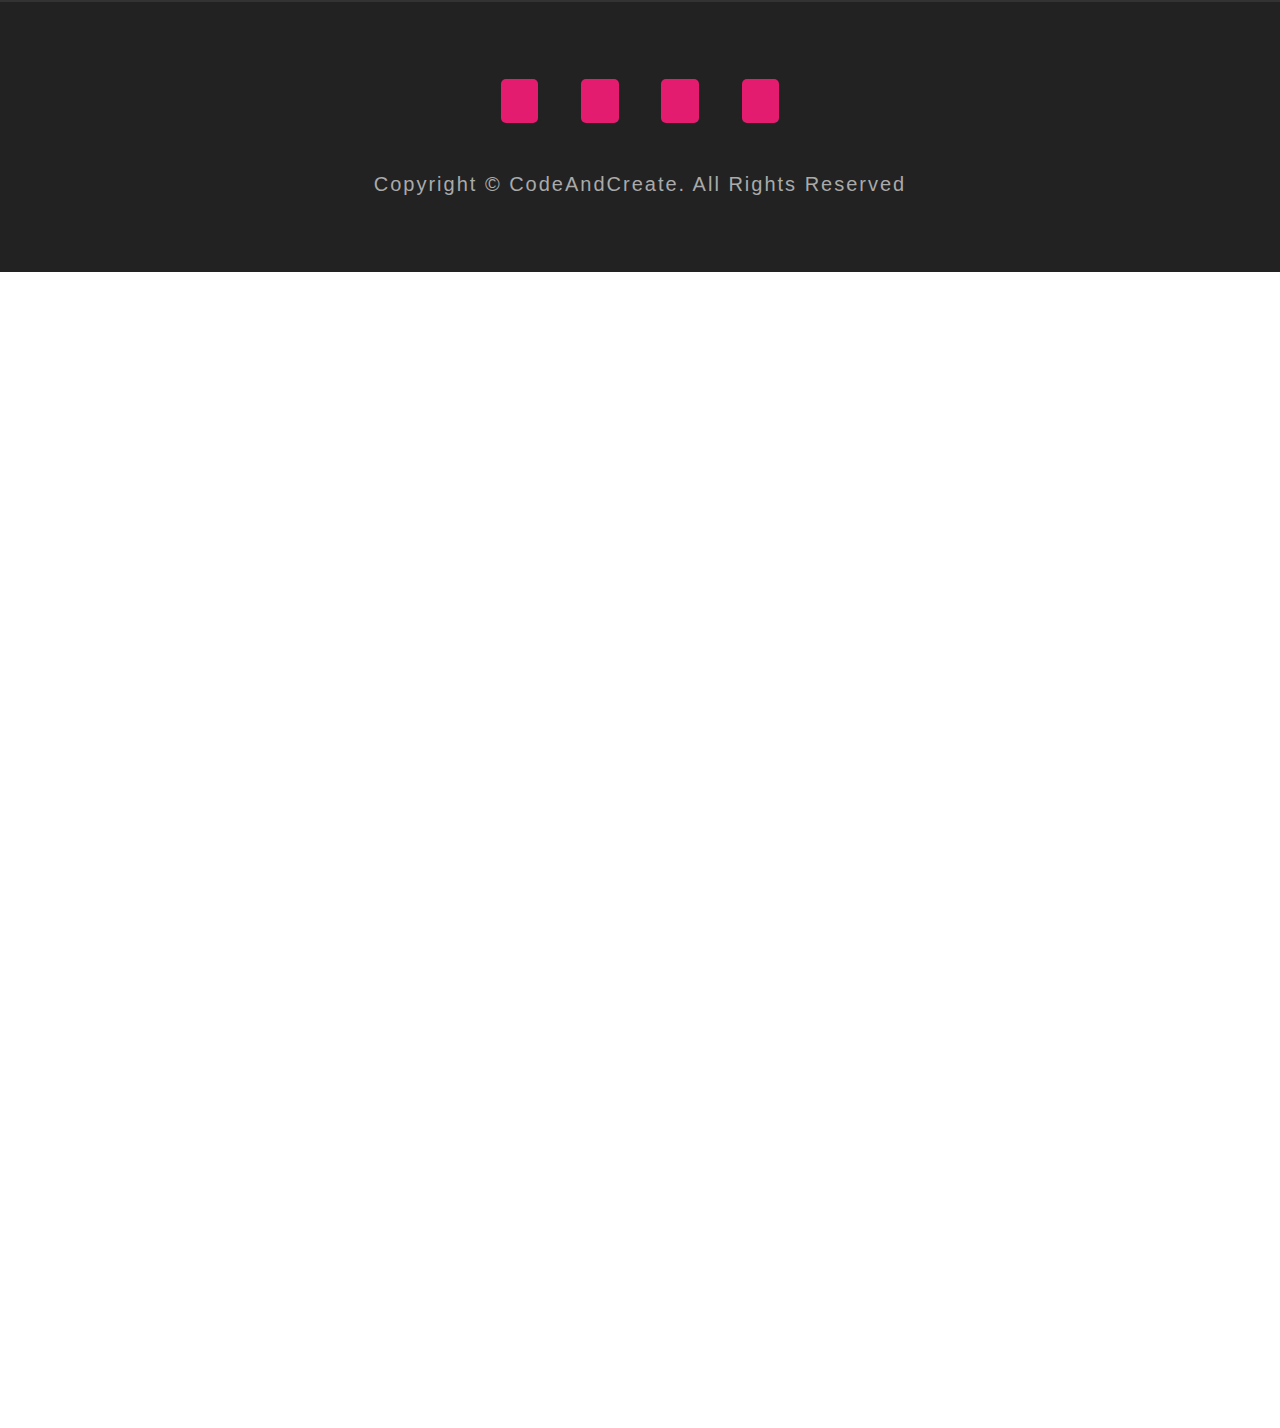
<file: personal-portfolio/index.html>
<!DOCTYPE html>
<html lang="en">
  <head>
    <meta charset="UTF-8" />
    <meta name="viewport" content="width=device-width, initial-scale=1.0" />
    <title>Portfolio Website</title>
    <link rel="stylesheet" href="style.css" />
    <link
      rel="stylesheet"
      href="https://cdnjs.cloudflare.com/ajax/libs/font-awesome/5.13.0/css/all.min.css"
    />
    <link
      href="https://fonts.googleapis.com/css2?family=Jost:wght@100;200;300;400;500;600;700;800;900&display=swap"
      rel="stylesheet"
    />
  </head>
  <body>
    <div class="container">
      <!-- Section 1 -->
      <section class="section-1 center" id="section-1">
        <h1 class="section-1-heading">
          Web Developer
        </h1>
        <img src="images/john-smith.jpg" alt="John Smith" class="person-img" />
        <h3 class="person-name">John Smith</h3>
        <a href="#section-3" class="section-1-btn">Projects</a>
      </section>
      <!-- End of Section 1 -->

      <!-- Navbar -->
      <nav class="navbar center">
        <a href="#section-1" class="navbar-link">Home</a>
        <a href="#section-2" class="navbar-link">About</a>
        <a href="#section-3" class="navbar-link">Portfolio</a>
        <a href="#section-4" class="navbar-link">Contact</a>
      </nav>

      <!-- End of Navbar -->

      <!-- Section 2 -->
      <section class="section-2" id="section-2">
        <h1 class="section-heading section-2-heading">About Me</h1>
        <div class="progress-bars-wrapper">
          <div class="progress-bar">
            <p class="progress-text">
              HTML
              <span></span>%
            </p>
            <div class="progress-percent"></div>
          </div>
          <div class="progress-bar">
            <p class="progress-text">
              CSS
              <span></span>%
            </p>
            <div class="progress-percent"></div>
          </div>
          <div class="progress-bar">
            <p class="progress-text">
              JavaScript
              <span></span>%
            </p>
            <div class="progress-percent"></div>
          </div>
          <div class="progress-bar">
            <p class="progress-text">
              SASS
              <span></span>%
            </p>
            <div class="progress-percent"></div>
          </div>
          <div class="progress-bar">
            <p class="progress-text">
              ReactJS
              <span></span>%
            </p>
            <div class="progress-percent"></div>
          </div>
          <div class="progress-bar">
            <p class="progress-text">
              NodeJS
              <span></span>%
            </p>
            <div class="progress-percent"></div>
          </div>
          <div class="progress-bar">
            <p class="progress-text">
              MongoDB
              <span></span>%
            </p>
            <div class="progress-percent"></div>
          </div>
        </div>
        <div class="services">
          <div class="service">
            <i class="far fa-lightbulb"></i>
            <h2 class="service-heading">Creative</h2>
          </div>
          <div class="service">
            <i class="fas fa-cut"></i>
            <h2 class="service-heading">Problem Solving</h2>
          </div>
          <div class="service">
            <i class="fas fa-tachometer-alt"></i>
            <h2 class="service-heading">Fast</h2>
          </div>
          <div class="service">
            <i class="fas fa-rocket"></i>
            <h2 class="service-heading">Dynamic</h2>
          </div>
        </div>
      </section>
      <!-- End of Section 2 -->

      <!-- Section 3 -->
      <section class="section-3" id="section-3">
        <h1 class="section-heading section-3-heading">My Projects</h1>
        <div class="projects-wrapper center">
          <div class="project">
            <div class="project-text">
              <h2 class="project-name">architect website</h2>
              <h4 class="project-technologies">HTML / CSS / JS</h4>
            </div>
            <img src="images/project-1.jpg" class="project-img" />
            <a
              href="https://www.youtube.com/watch?v=3J-EFMzz94g"
              class="project-link"
              target="_blank"
              >Go to Video</a
            >
          </div>
          <div class="project">
            <div class="project-text">
              <h2 class="project-name">Budget App</h2>
              <h4 class="project-technologies">ReactJS</h4>
            </div>
            <img src="images/project-2.jpg" class="project-img" />
            <a
              href="https://www.youtube.com/watch?v=fDffQYs2WB0"
              class="project-link"
              target="_blank"
              >Go to Video</a
            >
          </div>
          <div class="project">
            <div class="project-text">
              <h2 class="project-name">wine house</h2>
              <h4 class="project-technologies">HTML / CSS / JS</h4>
            </div>
            <img src="images/project-3.jpg" class="project-img" />
            <a
              href="https://www.youtube.com/watch?v=jtmuopTpzGE"
              class="project-link"
              target="_blank"
              >Go to Video</a
            >
          </div>
          <div class="project">
            <div class="project-text">
              <h2 class="project-name">task manager</h2>
              <h4 class="project-technologies">ReactJS</h4>
            </div>
            <img src="images/project-4.jpg" class="project-img" />
            <a
              href="https://www.youtube.com/watch?v=fqup-BL3VjI"
              class="project-link"
              target="_blank"
              >Go to Video</a
            >
          </div>
          <div class="project">
            <div class="project-text">
              <h2 class="project-name">The Road</h2>
              <h4 class="project-technologies">HTML / CSS / JS</h4>
            </div>
            <img src="images/project-5.jpg" class="project-img" />
            <a
              href="https://www.youtube.com/watch?v=qmyN7lYY_xo"
              class="project-link"
              target="_blank"
              >Go to Video</a
            >
          </div>
          <div class="project">
            <div class="project-text">
              <h2 class="project-name">food recipe app</h2>
              <h4 class="project-technologies">ReactJS</h4>
            </div>
            <img src="images/project-6.jpg" class="project-img" />
            <a
              href="https://www.youtube.com/watch?v=d1vT4kkTCaw"
              class="project-link"
              target="_blank"
              >Go to Video</a
            >
          </div>
          <div class="project">
            <div class="project-text">
              <h2 class="project-name">slideshow</h2>
              <h4 class="project-technologies">HTML / CSS / JS</h4>
            </div>
            <img src="images/project-7.jpg" class="project-img" />
            <a
              href="https://www.youtube.com/watch?v=1qhSSp2q7n4"
              class="project-link"
              target="_blank"
              >Go to Video</a
            >
          </div>
          <div class="project">
            <div class="project-text">
              <h2 class="project-name">Hamburger menu</h2>
              <h4 class="project-technologies">HTML / CSS / JS</h4>
            </div>
            <img src="images/project-8.jpg" class="project-img" />
            <a
              href="https://www.youtube.com/watch?v=9Q7wy8r3i8w"
              class="project-link"
              target="_blank"
              >Go to Video</a
            >
          </div>
          <div class="project">
            <div class="project-text">
              <h2 class="project-name">CSS grid menu</h2>
              <h4 class="project-technologies">HTML / CSS / JS</h4>
            </div>
            <img src="images/project-9.jpg" class="project-img" />
            <a href="" class="project-link" target="_blank">Go to Video</a>
          </div>
        </div>
      </section>
      <!-- End of Section 3 -->

      <!-- Section 4 -->
      <section class="section-4" id="section-4">
        <h1 class="section-heading section-4-heading">Contact Me</h1>
        <form class="contact-form center">
          <input type="text" placeholder="Name" />
          <input type="email" placeholder="Email" />
          <textarea placeholder="Message"></textarea>
          <input type="submit" value="Submit" class="contact-form-btn" />
        </form>
      </section>
      <!-- End of Section 4 -->

      <!-- Section 5 -->
      <footer class="section-5 center">
        <div class="social-media">
          <a href="#none" class="social-media-link">
            <i class="fab fa-github-square"></i>
          </a>
          <a href="#none" class="social-media-link">
            <i class="fab fa-youtube"></i>
          </a>
          <a href="#none" class="social-media-link">
            <i class="fab fa-facebook-square"></i>
          </a>
          <a href="#none" class="social-media-link">
            <i class="fab fa-instagram-square"></i>
          </a>
        </div>
        <p class="copyright">
          Copyright &copy; CodeAndCreate. All Rights Reserved
        </p>
      </footer>
      <!-- End of Section 5 -->
    </div>

    <script src="script.js"></script>
  </body>
</html>
</file>
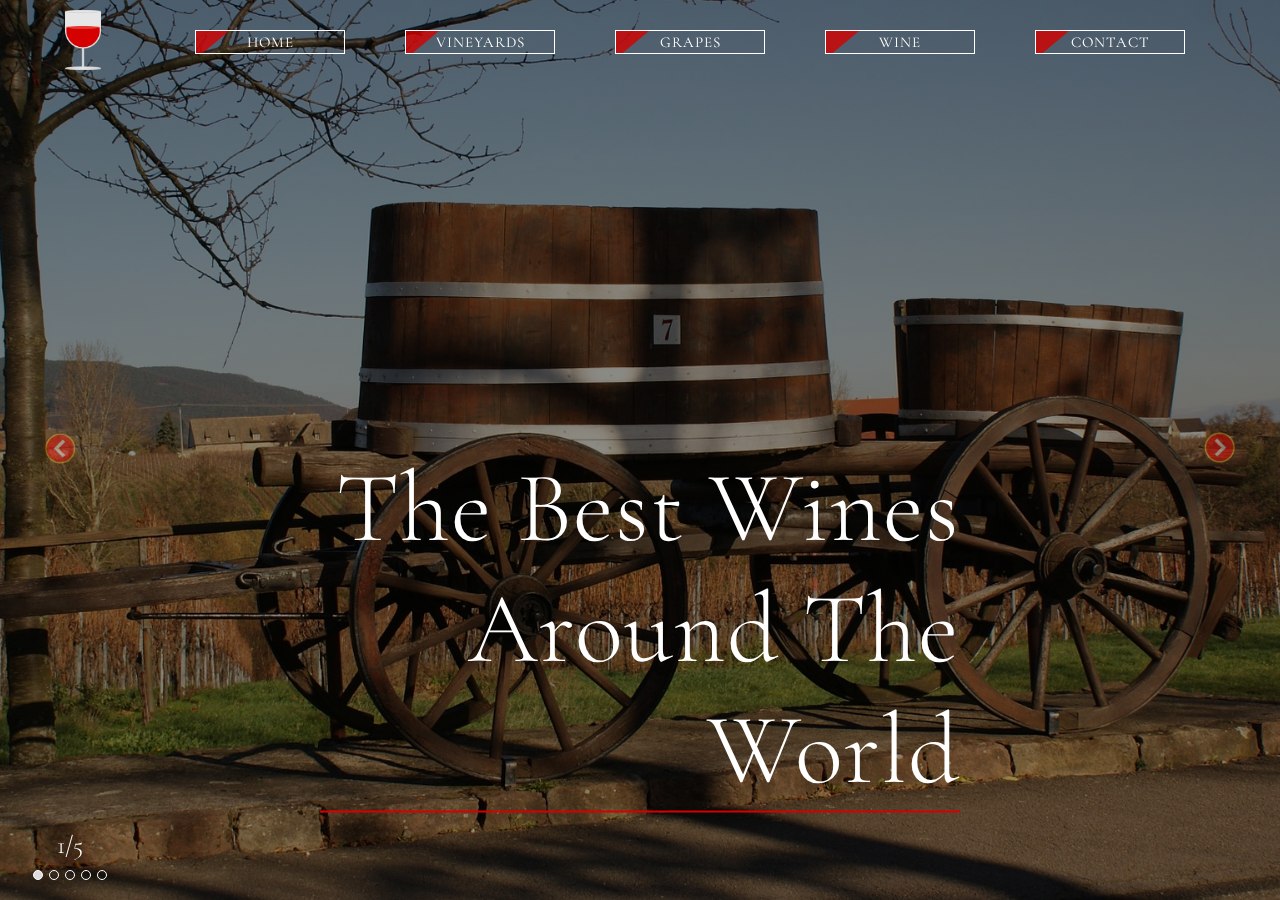
<file: wine-house/index.html>
<!DOCTYPE html>
<html lang="en">
  <head>
    <meta charset="UTF-8" />
    <meta name="viewport" content="width=device-width, initial-scale=1.0" />
    <link rel="stylesheet" href="style.css" />
    <link
      href="https://fonts.googleapis.com/css2?family=Cormorant+Garamond:wght@300;400;500;600&display=swap"
      rel="stylesheet"
    />
    <link rel="icon" type="image/png" href="images/logo.png" />
    <title>Wine House</title>
  </head>
  <body>
    <div class="container">
      <div class="navbar">
        <a href="#" class="logo-link">
          <img src="images/logo.png" alt="Logo" class="logo" />
        </a>

        <a href="#" class="menu">
          <div class="menu-line menu-line-1"></div>
          <div class="menu-line menu-line-2"></div>
          <div class="menu-line menu-line-3"></div>
        </a>

        <nav class="nav-list">
          <a href="#" class="nav-link">Home</a>
          <a href="#" class="nav-link">Vineyards</a>
          <a href="#" class="nav-link">Grapes</a>
          <a href="#" class="nav-link">Wine</a>
          <a href="#" class="nav-link">Contact</a>
        </nav>
      </div>

      <button class="page-btn left-btn">
        <img src="images/arrow.png" />
      </button>
      <button class="page-btn right-btn">
        <img src="images/arrow.png" />
      </button>

      <div class="progress-wrapper">
        <div class="progress">
          <h2>1/5</h2>
        </div>
        <div class="circle-wrapper">
          <div class="circle circle-1"></div>
          <div class="circle circle-2"></div>
          <div class="circle circle-3"></div>
          <div class="circle circle-4"></div>
          <div class="circle circle-5"></div>
        </div>
      </div>

      <div class="wrapper">
        <section class="section-1">
          <div class="section-wrapper section-1-wrapper">
            <div class="section-1-heading-wrapper">
              <h1 class="section-1-heading">The best wines around the world</h1>
            </div>
          </div>
        </section>
        <section class="section-2">
          <div class="section-wrapper section-2-wrapper">
            <div class="sale">
              <img src="images/bag.png" alt="Sale Bag" class="sale-bag" />
              <button class="sale-btn">order now!</button>
            </div>
            <img
              src="images/wine-bottle.png"
              alt="Wine Bottle"
              class="wine-bottle"
            />
          </div>
        </section>
        <section class="section-3">
          <div class="section-wrapper section-3-wrapper">
            <h1 class="section-3-heading">the best quality</h1>
            <img src="images/frame.png" alt="Grapes Frame" class="frame-img" />
            <img src="images/grapes.png" alt="Grapes" class="grapes-img" />
          </div>
        </section>
        <section class="section-4">
          <div class="section-wrapper section-4-wrapper">
            <div class="section-4-bg"></div>
            <h1 class="section-4-heading">Newly Released Wines</h1>
            <img
              src="images/section-4-bg.jpg"
              alt="New Wines"
              class="new-wines-img"
            />
          </div>
        </section>
        <section class="section-5">
          <div class="section-wrapper section-5-wrapper">
            <ul class="footer-list">
              <li>Contact</li>
              <li>NY</li>
              <li>1039 Stanley Avenue</li>
              <li>Open Daily</li>
              <li>By appointment only</li>
            </ul>
            <img src="images/footer-img.png" class="footer-img" />
            <ul class="footer-list">
              <li>Connect</li>
              <li>PN: 516-448-2763</li>
              <li>MN: 631-742-8400</li>
              <li>example@winehouse.com</li>
              <li>Join our mailing list</li>
            </ul>
            <p class="copyright">
              Copyright &copy; CodeAndCreate. All Rights Reserved
            </p>
          </div>
        </section>
      </div>
    </div>

    <script src="script.js"></script>
  </body>
</html>
</file>
<file: apple-ecommerce/style.css>
@import url("https://fonts.googleapis.com/css2?family=Work+Sans:wght@100;200;300;400;500;600;700;800;900&display=swap");

/* Common Styles */
* {
  margin: 0;
  padding: 0;
  box-sizing: border-box;
  list-style-type: none;
  outline: none;
  text-decoration: none;
  font-family: "Work Sans", sans-serif;
}

html {
  font-size: 62.5%;
  scroll-behavior: smooth;
}

:root {
  --primary-color: #6edae6;
  --white-color: #fff;
  --black-color: #000;
}

.center {
  display: flex;
  justify-content: center;
  align-items: center;
}
/* End of Common Styles */

/* Section 1 */
.section-1 {
  width: 100%;
  height: 100vh;
  background-color: var(--primary-color);
  display: flex;
  align-items: center;
  justify-content: space-evenly;
  clip-path: polygon(100% 0, 100% 95%, 38% 100%, 0 100%, 0 0);
  position: relative;
}

/* Logo */
.logo {
  position: absolute;
  top: 3rem;
  left: 3rem;
}

.logo i {
  font-size: 10rem;
  color: rgba(0, 0, 0, 0.8);
}
/* End of Logo */

/* Navbar */
.navbar {
  position: absolute;
  top: 3rem;
  right: 10%;
}

.navbar-link {
  font-size: 2rem;
  display: inline-block;
  margin: 0 3rem;
  color: var(--black-color);
  transition: transform 0.5s;
}

.navbar-link:hover {
  transform: scale(1.5);
}
/* End of Navbar */

/* Cube */
.cube-wrapper {
  perspective: 100rem;
}

.cube {
  width: 30rem;
  height: 55rem;
  transform-style: preserve-3d;
  transform: rotateX(0) rotateY(20deg) rotateZ(0);
  position: relative;
  top: -2rem;
  transition: transform 0.5s;
}

.front-side,
.back-side {
  width: 100%;
  height: 100%;
  background-color: #fee;
  position: absolute;
  transform-style: preserve-3d;
  box-shadow: inset 0.1rem 0.1rem 0.1rem #ddd, inset -0.1rem -0.1rem 0.1rem #ddd;
}

.front-side {
  padding: 2.5rem;
  transform: translateZ(5rem);
}

.front-side::before,
.front-side::after {
  content: "";
  width: 100%;
  height: 10rem;
  background-color: #fee;
  position: absolute;
  box-shadow: inset 0.1rem 0.1rem 0.1rem #ddd, inset -0.1rem -0.1rem 0.1rem #ddd;
}

.front-side::before {
  top: 0;
  left: 0;
  transform: rotateX(-90deg);
  transform-origin: top;
}

.front-side::after {
  bottom: 0;
  left: 0;
  transform: rotateX(90deg);
  transform-origin: bottom;
}

.front-side img {
  width: 100%;
  height: 100%;
  object-fit: contain;
}

.back-side {
  transform: translateZ(-5rem);
}

.back-side::before,
.back-side::after {
  content: "iPhone";
  width: 10rem;
  height: 100%;
  background-color: #fee;
  position: absolute;
  display: flex;
  justify-content: center;
  align-items: center;
  font-size: 2rem;
  font-weight: 300;
  color: #ec1919;
  box-shadow: inset 0.1rem 0.1rem 0.1rem #ddd, inset -0.1rem -0.1rem 0.1rem #ddd;
}

.back-side::before {
  top: 0;
  left: 0;
  transform: rotateY(-90deg);
  transform-origin: left;
}

.back-side::after {
  top: 0;
  right: 0;
  transform: rotateY(90deg);
  transform-origin: right;
}

.back-side i {
  font-size: 12rem;
  color: var(--primary-color);
  text-shadow: 0.1rem 0.1rem 0.2rem #aaa, -0.1rem -0.1rem 0.2rem #aaa;
  transform: rotateY(180deg);
}

/* Controls */
.controls {
  position: absolute;
  bottom: -15rem;
  left: 50%;
  transform: translateX(-50%);
  width: 10rem;
  height: 10rem;
  background-color: rgba(0, 0, 0, 0.9);
  border-radius: 50%;
  border: 1rem solid rgba(0, 0, 0, 0.8);
}

.controls a {
  position: absolute;
}

.controls a:nth-child(1) {
  top: 0;
  left: 50%;
  transform: translateX(-50%);
}

.controls a:nth-child(2) {
  bottom: 0;
  left: 50%;
  transform: translateX(-50%);
}

.controls a:nth-child(3) {
  top: 50%;
  left: 0;
  transform: translateY(-50%);
}

.controls a:nth-child(4) {
  top: 50%;
  right: 0;
  transform: translateY(-50%);
}

.controls a:nth-child(5) {
  top: 10%;
  right: 10%;
  transform: rotate(45deg);
}

.controls a:nth-child(6) {
  bottom: 10%;
  left: 10%;
  transform: rotate(45deg);
}

.controls i {
  font-size: 1.5rem;
  color: var(--primary-color);
  opacity: 0.5;
  transition: opacity 0.5s;
}

.controls a:hover i {
  opacity: 1;
}
/* End of Controls */
/* End of Cube */

/* Banner */
.section-1-banner {
  flex-direction: column;
}

.section-1-banner h1 {
  font-size: 13rem;
  font-weight: 300;
  text-transform: uppercase;
  letter-spacing: 0.5rem;
}

.section-1-banner p {
  font-size: 4rem;
  font-weight: 400;
  letter-spacing: 0.1rem;
  margin: 6rem 0 4rem 0;
}

.section-1-banner span {
  font-size: 3rem;
  margin-bottom: 5rem;
}

.section-1-banner button {
  padding: 2rem 4rem;
  font-size: 2rem;
  background-color: var(--black-color);
  color: var(--primary-color);
  font-weight: 400;
  letter-spacing: 0.1rem;
  border: none;
  border-radius: 0.5rem;
  cursor: pointer;
  clip-path: polygon(
    50% 0%,
    81% 5%,
    100% 0,
    100% 100%,
    80% 95%,
    50% 100%,
    20% 95%,
    0 100%,
    0 0,
    23% 5%
  );
  transition: clip-path 0.5s;
}

.section-1-banner button:hover {
  clip-path: polygon(
    40% 15%,
    77% 15%,
    100% 10%,
    100% 90%,
    75% 85%,
    40% 85%,
    30% 100%,
    0 50%,
    0 50%,
    30% 0
  );
}
/* End of Banner */

/* Slideshow */
.slideshow {
  width: 100%;
  height: 100%;
  position: absolute;
  top: 0;
  left: 0;
  z-index: -1;
}

.slideshow div {
  width: 100%;
  height: 100%;
  position: absolute;
  background-size: cover;
  background-position: center;
  background-repeat: no-repeat;
  opacity: 0;
  transition: opacity 5s;
}

.slideshow div.change {
  opacity: 1;
}
/* End of Slideshow */
/* End of Section 1 */

/* Section 2 */
.section-2 {
  width: 100%;
  height: 120vh;
  padding: 10vh 0;
  display: flex;
  flex-direction: column;
  align-items: center;
  justify-content: space-around;
}

/* Section 2 Heading */
.section-2-heading {
  font-size: 10rem;
  font-weight: 200;
  color: var(--black-color);
  position: relative;
  margin-bottom: 5rem;
}

.section-2-heading::before {
  content: "";
  width: 130%;
  height: 30vw;
  background-image: linear-gradient(var(--primary-color), var(--white-color));
  position: absolute;
  top: 0;
  left: 0;
  transform: skewX(-50deg);
  transform-origin: left top;
  z-index: -1;
  border-radius: 1rem;
}
/* End of Section 2 Heading */

/* Section 2 Images */
.iphones {
  height: 60vh;
  width: 50vw;
  background-image: linear-gradient(var(--primary-color), var(--white-color));
  border-radius: 0.5rem;
}

.iphones img {
  width: inherit;
  height: inherit;
  object-fit: contain;
  position: absolute;
  transition: opacity 3s;
}

.iphone-img-2 {
  opacity: 0;
}

.iphones:hover .iphone-img-1 {
  opacity: 0;
}

.iphones:hover .iphone-img-2 {
  opacity: 1;
}
/* End of Section 2 Images */

/* Section 2 Buttons */
.iphone-btns {
  display: flex;
}

.iphone-btn {
  width: 6rem;
  height: 6rem;
  background-image: linear-gradient(
    to right,
    rgb(51, 51, 51) 60%,
    rgb(82, 82, 82)
  );
  margin: 0 3rem;
  border-radius: 50%;
  position: relative;
}

.iphone-btn::after {
  content: "";
  width: 50%;
  height: 50%;
  display: block;
  border: 0.1rem solid #6edae6;
  border-radius: 1rem;
}

.iphone-btn span {
  position: absolute;
  top: -3rem;
  font-size: 1.6rem;
  font-weight: 400;
  text-transform: uppercase;
  letter-spacing: 0.1rem;
  color: var(--primary-color);
  width: max-content;
  transform: scale(0);
  transition: transform 0.5s;
}

.iphone-btn:hover span {
  transform: scale(1);
}
/* End of Section 2 Buttons */
/* End of Section 2 */

/* Section 3 */
.section-3 {
  width: 100%;
  height: 100%;
  background-color: var(--black-color);
  flex-direction: column;
  padding: 15rem 0;
  clip-path: polygon(68% 0, 100% 0, 100% 97%, 38% 100%, 0 100%, 0 3%);
}

/* Section 3 Heading */
.section-3-heading {
  font-size: 10rem;
  font-weight: 200;
  color: var(--primary-color);
  margin-bottom: 15rem;
}
/* End of Section 3 Heading */

/* Section 3 Content */
.section-3-content {
  width: 80%;
  flex-direction: column;
  perspective: 1000rem;
  position: relative;
}

/* Section 3 Images */
.section-3-content img {
  width: inherit;
}

.macbook-img-1 {
  transform: rotateX(-80deg);
  transform-origin: bottom;
}

.change .macbook-img-1 {
  transform: rotateX(0);
  transition: transform 3s;
}
/* End of Section 3 Images */

/* Section 3 Loading */
.loading-wrapper {
  position: absolute;
  top: 6%;
  width: 60%;
  height: 85%;
  background: linear-gradient(
      rgba(255, 255, 255, 0.6),
      rgba(255, 255, 255, 0.6)
    ),
    url(images/MacBook/macbook-1-desktop.png) center no-repeat;
  z-index: -1;
  opacity: 0;
}

.change .loading-wrapper {
  opacity: 1;
  transition: opacity 1s 2s;
}

.loading {
  width: 100%;
  height: 100%;
  position: absolute;
  top: 0;
  left: 0;
  background-color: var(--black-color);
  flex-direction: column;
}

.change .loading {
  opacity: 0;
  transition: 1s 5s;
}

.loading i {
  font-size: 10rem;
  color: var(--white-color);
  margin-bottom: 2rem;
}

.progress-bar {
  width: 22rem;
  height: 0.3rem;
  background-color: #888;
  border-radius: 5rem;
  position: relative;
}

.progress-bar::after {
  content: "";
  position: absolute;
  top: 0;
  left: 0;
  width: 0;
  height: 100%;
  background-color: var(--white-color);
}

.change .progress-bar::after {
  width: 100%;
  transition: width 1s 3s;
}
/* End of Section 3 Loading */

/* Section 3 Info */
.macbook-info {
  position: absolute;
  width: 70rem;
  text-align: center;
  opacity: 0;
}

.change .macbook-info {
  opacity: 1;
  transition: opacity 1s 6s;
}

.macbook-info-heading {
  font-size: 6rem;
  font-weight: 400;
  color: var(--primary-color);
}

.macbook-price {
  font-size: 2.5rem;
  font-weight: 200;
  margin: 3rem 0;
}

.macbook-btn {
  width: 25rem;
  height: 5rem;
  background-image: linear-gradient(#ddd, #fff);
  border: none;
  border-radius: 0.5rem;
  box-shadow: 0.1rem 0.1rem 0.1rem #fff, -0.1rem -0.1rem 0.1rem #fff;
  font-size: 1.5rem;
  font-weight: 500;
  letter-spacing: 0.2rem;
  color: var(--primary-color);
  cursor: pointer;
}
/* End of Section 3 Info */
/* End of Section 3 Content */
/*End of Section 3 */

/* Section 4 */
.section-4 {
  height: 140vh;
  padding: 20vh 0;
  flex-direction: column;
  position: relative;
}

/* Section 4 Watches */
.watches {
  position: relative;
  width: 100%;
  height: 100%;
  overflow: hidden;
}

.watches > div {
  position: absolute;
}
/* Watch Bands */
.watch-bands {
  transition: margin-right 1s;
}

.watch-band-img {
  width: 35rem;
  height: 35rem;
  object-fit: contain;
}
/* End of Watch Bands */

/* Watch Cases */
.watch-cases {
  flex-direction: column;
  transition: margin-top 1s;
}

.watch-case-img {
  width: 35rem;
  height: 35rem;
  object-fit: contain;
}
/* End of Watch Cases */
/* End of Section 4 Watches */

/* Watch Controls */
.watch-control {
  position: absolute;
  width: 4rem;
  height: 4rem;
  background-color: rgba(221, 221, 221, 0.4);
  border-radius: 5rem;
}

.hideControl {
  opacity: 0;
  visibility: hidden;
}

.watch-control i {
  font-size: 3rem;
  color: var(--primary-color);
}

.watch-top-control {
  top: 22vh;
  left: 50%;
  transform: translateX(-50%);
}

.watch-right-control {
  top: 50%;
  right: 2rem;
  transform: translateY(-50%);
}

.watch-bottom-control {
  left: 50%;
  bottom: 20vh;
  transform: translateX(-50%);
}

.watch-left-control {
  top: 50%;
  left: 2rem;
  transform: translateY(-50%);
}
/* End of Watch Controls */

/* Watch Button */
.watch-btn {
  position: absolute;
  bottom: 30vh;
  right: 35%;
  width: 13rem;
  height: 5rem;
  background-color: var(--black-color);
  color: var(--primary-color);
  border: 0.1rem dashed var(--white-color);
  border-radius: 4rem;
  font-size: 1.6rem;
  font-weight: 200;
  cursor: pointer;
}
/* End of Watch Button */
/* End of Section 4 */

/* Section 5 */
.section-5 {
  width: 100%;
  height: 100vh;
}

/* Section 5 Content */
.airpods {
  width: 90%;
  height: 80%;
  display: flex;
  position: relative;
}

/* Section 5 Heading */
.section-5-heading {
  position: absolute;
  top: 0;
  left: 50%;
  transform: translateX(-50%);
  font-size: 15rem;
  font-weight: 300;
  color: var(--white-color);
  text-shadow: 0.1rem 0.1rem 0 #999;
}
/* End of Section 5 Heading */

/* Section 5 Images */
.airpods img {
  width: 50%;
  height: 100%;
  object-fit: contain;
}

.airpods-img-2 {
  background-color: var(--primary-color);
}
/* End of Section 5 Images */

/* Section 5 Buttons */
.airpods-buttons {
  position: absolute;
  top: 50%;
  left: 50%;
  transform: translate(-50%, -50%);
  margin-top: 5rem;
}

.airpods-btn {
  width: 15rem;
  height: 4rem;
  background-color: var(--primary-color);
  margin: 0 2rem;
  border: none;
  border-radius: 0.5rem;
  color: var(--white-color);
  cursor: pointer;
}

.airpods-btn:last-child {
  background-color: var(--white-color);
  color: var(--primary-color);
}
/* End of Section 5 Buttons */
/* End of Section 5 Content */
/* End of Section 5 */

/* Section 6 */
.section-6 {
  width: 100%;
  height: 40vh;
  position: relative;
}

.icon-link {
  margin: 0 5rem;
}

.icon-link img {
  width: 10rem;
}

.copyright {
  position: absolute;
  bottom: 5rem;
  font-size: 1.5rem;
  letter-spacing: 0.1rem;
}
/* End of Section 6 */

/* Responsive */
@media (max-width: 1500px) {
  html {
    font-size: 45%;
  }
}

@media (max-width: 1100px) {
  html {
    font-size: 40%;
  }

  .navbar-link {
    font-weight: 700;
  }

  .section-1-banner h1 {
    font-size: 8rem;
  }

  .section-1-banner p {
    font-size: 3rem;
  }

  .watch-btn {
    right: 25%;
  }
}

@media (max-width: 900px) {
  .section-3-content {
    width: 90%;
  }

  .loading-wrapper {
    width: 70%;
  }

  .loading i {
    font-size: 6rem;
  }

  .section-5-heading {
    font-size: 12rem;
  }
}

@media (max-width: 700px) {
  .logo {
    top: 0;
    left: 2rem;
  }

  .logo i {
    font-size: 8rem;
  }

  .controls {
    display: none;
  }

  .cube-wrapper {
    opacity: 0.7;
  }

  .cube {
    top: 3rem;
  }

  .section-1-banner {
    position: absolute;
  }

  .section-1-banner h1 {
    position: relative;
    left: -5rem;
  }

  .section-1-banner h1::first-letter {
    visibility: hidden;
    opacity: 0;
  }

  .section-1-banner button:hover {
    clip-path: polygon(
      50% 0%,
      81% 5%,
      100% 0,
      100% 100%,
      80% 95%,
      50% 100%,
      20% 95%,
      0 100%,
      0 0,
      23% 5%
    );
  }

  .iphones {
    height: 70vh;
    width: 70vw;
  }

  .watch-btn {
    right: 15%;
  }

  .airpods-img-1 {
    display: none;
  }

  .airpods .airpods-img-2 {
    width: 100%;
  }

  .airpods-btn {
    background-color: var(--white-color);
    color: var(--primary-color);
    box-shadow: 0.1rem 0.1rem 0.1rem #ddd;
  }

  .icon-link {
    margin: 0 2rem;
  }
}

@media (max-width: 550px) {
  .navbar-link {
    margin: 0 1.5rem;
  }

  .section-2-heading {
    font-size: 8rem;
  }

  .section-3-heading {
    font-size: 8rem;
  }

  .macbook-info-heading {
    font-size: 5rem;
  }

  .macbook-btn {
    width: 15rem;
    height: 3rem;
    font-size: 1.3rem;
  }

  .airpods-buttons {
    width: 50rem;
    text-align: center;
  }

  .icon-link img {
    width: 8rem;
  }
}

@media (max-width: 450px) {
  html {
    font-size: 35%;
  }

  .logo {
    top: 10rem;
    left: 50%;
    transform: translateX(-50%);
  }

  .navbar {
    left: 50%;
    transform: translateX(-50%);
    width: max-content;
  }

  .section-1-banner p {
    text-align: center;
  }

  .iphones {
    width: 75vw;
  }

  .section-3-heading {
    font-size: 6rem;
  }

  .macbook-info {
    width: 40rem;
  }

  .macbook-info-heading {
    font-size: 3rem;
  }

  .macbook-price {
    font-size: 2rem;
    font-weight: 300;
  }

  .watch-btn {
    right: 5%;
  }

  .icon-link img {
    width: 6rem;
  }
}
/* End of Responsive */
</file>
<file: creative-design/style.css>
/* Common Styles */
@import url("https://fonts.googleapis.com/css2?family=Bellota+Text:wght@300;400;700&family=Monoton&display=swap");

* {
  margin: 0;
  padding: 0;
  box-sizing: border-box;
  text-decoration: none;
  list-style-type: none;
  outline: none;
  font-family: "Bellota Text", cursive;
  font-weight: 400;
}

html {
  font-size: 62.5%;
  scroll-behavior: smooth;
}

.container {
  width: 100%;
  overflow-x: hidden;
}

.section-heading {
  font-size: 10rem;
  font-weight: bold;
  text-transform: uppercase;
  color: #999;
  text-align: center;
  opacity: 0.1;
  text-shadow: 2rem 2rem 4rem #aaa;
}
/* End of Common Styles */

/* Section 1 */
.section-1 {
  width: 100%;
  height: 100vh;
  background-color: #fff;
  position: relative;
}

.floating-bg {
  width: 150vw;
  height: 150vw;
  background-color: rgba(50, 231, 255, 0.8);
  position: absolute;
  top: -125vw;
  left: calc(50% - 75vw);
  border-radius: 45%;
  animation: rotate 30s infinite;
}

.floating-bg::before {
  content: "";
  width: 100%;
  height: 100%;
  background-color: rgba(50, 231, 255, 0.1);
  position: absolute;
  top: 0;
  left: 0;
  border-radius: 40%;
  animation: rotate 30s infinite;
}

@keyframes rotate {
  0% {
    transform: rotate(0);
  }

  100% {
    transform: rotate(360deg);
  }
}

.navbar {
  position: relative;
  z-index: 20;
  top: 4rem;
  display: flex;
  justify-content: space-evenly;
}

.navbar-link {
  font-size: 2.2rem;
  font-weight: 700;
  letter-spacing: 0.2rem;
  color: #fff;
  width: 1.5rem;
  word-wrap: break-word;
  text-align: center;
  transition: all 0.5s;
}

.navbar-link:hover {
  width: 15rem;
  background-color: rgba(255, 255, 255, 0.2);
  transition: all 2.5s;
}

.section-1-heading {
  font-size: 8rem;
  font-family: "Monoton", cursive;
  position: absolute;
  top: 18vw;
  left: 50%;
  transform: translateX(-50%);
  text-shadow: 0.3rem 0.3rem 0.3rem #888;
  color: #fff;
  background-color: #fff;
  width: 85rem;
  text-align: center;
  padding: 0.8rem 1.6rem;
  border-radius: 0.8rem;
  opacity: 0.9;
}

.logo {
  position: absolute;
  top: 70%;
  left: 50%;
  transform: translateX(-50%);
}

.logo i {
  font-size: 15rem;
  color: rgba(50, 231, 255, 0.8);
  text-shadow: 0.1rem 0.1rem 0.2rem #ddd, -0.1rem -0.1rem 0.2rem #ddd;
}
/* End of Section 1 */

/* Section 2 */
.section-2 {
  width: 100%;
  height: 100vh;
  display: flex;
  flex-direction: column;
  justify-content: space-around;
}

.customers-wrapper {
  display: flex;
  justify-content: space-evenly;
  align-items: center;
  height: 70%;
}

.customer {
  width: 35rem;
  height: 50rem;
  background-color: #eee;
  display: flex;
  flex-direction: column;
  align-items: center;
  border-radius: 0.5rem;
  padding: 2rem;
  box-shadow: 1rem 1rem 2rem #ddd, -1rem -1rem 2rem #eee;
  transition: box-shadow 0.5s;
}

.customer:hover {
  box-shadow: 2rem 2rem 3rem #ddd, -2rem -2rem 3rem #eee;
}

.customer:first-child {
  align-self: flex-end;
}

.customer:last-child {
  align-self: flex-start;
}

.fa-quote-left {
  font-size: 4rem;
  color: #f08e0f;
}

.customer-text {
  font-size: 1.8rem;
  margin: 2.5rem 0;
  text-align: justify;
}

.customer-text::first-letter {
  margin-left: 1rem;
}

.customer-rating i {
  font-size: 2rem;
  color: #f08e0f;
}

.customer-img {
  width: 10rem;
  height: 10rem;
  object-fit: cover;
  margin: 2rem 0;
  border-radius: 50%;
}

.customer-name {
  font-size: 2rem;
  font-weight: 700;
}
/* End of Section 2 */

/* Section 3 */
.section-3 {
  width: 100%;
  height: 100vh;
  display: flex;
  flex-direction: column;
  justify-content: space-between;
  padding: 5rem 0;
}

.team-wrapper {
  display: flex;
  justify-content: space-evenly;
  align-items: center;
  height: 70%;
}

.team-member {
  width: 35rem;
  background-color: #fffeee;
  padding: 1rem 1rem 2rem 1rem;
  box-shadow: 1rem 1rem 2rem #ddd, -1rem -1rem 2rem #eee;
  position: relative;
  opacity: 0.7;
  transition: opacity 0.5s;
}

.team-member:hover {
  opacity: 1;
}

.team-member:first-child {
  align-self: flex-start;
}

.team-member:last-child {
  align-self: flex-end;
}

.team-member-img {
  width: 100%;
  border-radius: 0.5rem;
}

.team-member-name {
  font-size: 2.3rem;
  font-weight: 700;
  color: #796717;
  margin-top: 2rem;
}

.team-member-name span {
  font-size: 1.7rem;
}

.team-member-skills {
  display: flex;
  justify-content: space-between;
  margin: 1rem 0 2rem 0;
}

.team-member-skills li {
  font-size: 1.5rem;
  color: #505050;
}

.projects-btn {
  background-color: #fab34a;
  color: #fff;
  padding: 0.5rem 1.5rem;
  border-radius: 5rem;
  font-size: 1.5rem;
  letter-spacing: 0.2rem;
}

.story-btn {
  width: 4rem;
  height: 4rem;
  background-color: #222;
  position: absolute;
  top: -1rem;
  right: -1rem;
  border-radius: 5rem;
  display: flex;
  align-items: center;
  padding: 0.5rem;
  cursor: pointer;
  z-index: 50;
  transition: transform 0.5s;
}

.change.story-btn {
  transform: rotate(405deg);
}

.story-btn-line {
  width: 100%;
  height: 0.1rem;
  background-color: #fff;
}

.story {
  width: 100%;
  height: 100%;
  background-color: rgba(253, 69, 69, 0.9);
  position: absolute;
  top: 0;
  left: 0;
  display: flex;
  flex-direction: column;
  justify-content: center;
  align-items: center;
  padding: 2rem;
  transform: scale(0);
  transform-origin: top right;
  border-radius: 50rem 0 50rem 50rem;
  transition: all 0.5s;
}

.change.story {
  transform: scale(1);
  border-radius: 0;
}

.story-heading {
  font-size: 4rem;
  font-weight: 700;
  color: #fff;
  margin-bottom: 2rem;
}

.story-paragraph {
  font-size: 1.8rem;
  color: #eee;
  text-align: justify;
  letter-spacing: 0.1rem;
  text-indent: 2rem;
}
/* End of Section 3 */

/* Section 4 */
.section-4 {
  width: 100%;
  height: 130vh;
  display: flex;
  flex-direction: column;
  justify-content: space-around;
  align-items: center;
}

.form-container {
  width: 80%;
  height: 40%;
  background-color: #e5e9ff;
  display: flex;
  align-items: center;
  justify-content: space-evenly;
  box-shadow: 0.3rem 0.3rem 0.4rem #ccc, -0.1rem -0.1rem 0.4rem #ccc;
  border-radius: 0.5rem;
  perspective: 100rem;
}

.form-img {
  width: 55rem;
  background-color: rgba(50, 231, 255, 0.8);
  padding: 5rem;
  opacity: 0.8;
  box-shadow: -3rem 3rem 4rem #aaa;
  border-radius: 0.5rem;
  transform: rotateY(20deg);
  transition: all 0.5s;
}

.form-img:hover {
  transform: translateY(-2rem) rotateY(20deg);
  box-shadow: -5rem 5rem 7rem #aaa;
}

.contact-form {
  width: 45rem;
  background-color: #fff;
  display: flex;
  flex-direction: column;
  padding: 3rem;
  border-radius: 0.5rem;
  box-shadow: 3rem 3rem 4rem #aaa;
  transform: rotateY(-20deg);
  transition: all 0.5s;
}

.contact-form:hover {
  transform: translateY(-2rem) rotateY(-20deg);
  box-shadow: 5rem 5rem 7rem #aaa;
}

.contact-form input,
.contact-form textarea {
  margin: 1rem;
  padding: 1rem;
  font-size: 1.3rem;
  letter-spacing: 0.1rem;
  border: none;
  border-radius: 2rem;
  box-shadow: inset 0.1rem 0.1rem 0.2rem #ddd, inset -0.1rem -0.1rem 0.2rem #ddd;
}

.contact-form textarea {
  max-height: 15rem;
  min-height: 10rem;
  max-width: 100%;
  min-width: 70%;
}

.contact-form input[type="submit"] {
  background-color: rgba(50, 231, 255, 0.8);
  color: #fff;
  font-weight: bolder;
  letter-spacing: 0.5rem;
  cursor: pointer;
  transition: background-color 0.5s;
}

.contact-form input[type="submit"]:hover {
  background-color: #32e7ff;
}

.copyright {
  font-size: 2rem;
  letter-spacing: 0.2rem;
  color: #444;
  margin-top: 5rem;
}
/* End of Section 4 */

.scroll-up-btn {
  width: 5rem;
  height: 5rem;
  background-color: rgba(50, 231, 255, 0.8);
  position: fixed;
  bottom: 5rem;
  right: 5rem;
  border-radius: 50%;
  font-size: 1.6rem;
  color: #fff;
  display: flex;
  justify-content: center;
  align-items: center;
  transition: background-color 0.5s;
}

.scroll-up-btn:hover {
  background-color: #32e7ff;
}

/* Responsive */
@media (max-width: 1400px) {
  .floating-bg {
    top: -120vw;
  }

  .section-1-heading {
    font-size: 6rem;
    top: 25vw;
    width: 70rem;
  }

  .navbar-link {
    font-size: 2rem;
  }

  .logo {
    top: 75%;
  }

  .logo i {
    font-size: 10rem;
  }

  .section-heading {
    font-size: 8rem;
    margin-bottom: 10rem;
  }

  .section-2 {
    height: auto;
  }

  .customers-wrapper {
    flex-wrap: wrap;
  }

  .customer {
    margin: 5rem 10rem;
  }

  .section-3 {
    height: auto;
  }

  .team-wrapper {
    flex-wrap: wrap;
  }

  .team-member {
    margin: 5rem 10rem;
  }

  .form-container {
    height: 60%;
  }

  .form-img {
    display: none;
  }

  .contact-form {
    transform: translateY(0);
  }

  .contact-form:hover {
    transform: translateY(-1rem);
  }

  .copyright {
    margin: 5rem 0 4rem 0;
  }
}

@media (max-width: 1150px) {
  .floating-bg {
    top: -110vw;
  }

  .section-1-heading {
    font-size: 5rem;
    top: 30vw;
    width: 60rem;
  }

  .logo i {
    font-size: 9rem;
  }
}

@media (max-width: 950px) {
  .floating-bg {
    top: -100vw;
  }

  .section-1-heading {
    top: 40vw;
  }

  .navbar {
    justify-content: space-around;
  }
}

@media (max-width: 750px) {
  html {
    font-size: 50%;
  }

  .floating-bg {
    top: -90vw;
  }

  .section-1-heading {
    top: 48vw;
  }

  .section-heading {
    margin-bottom: 5rem;
  }
}

@media (max-width: 550px) {
  html {
    font-size: 45%;
  }

  .floating-bg {
    top: -70vw;
  }

  .section-1-heading {
    top: 65vw;
    width: 42rem;
    font-size: 3.5rem;
  }

  .section-heading {
    font-size: 6rem;
  }

  .customer {
    margin: 5rem 0;
  }

  .team-member {
    margin: 5rem 0;
  }

  .section-4 {
    height: auto;
  }

  .form-container {
    background-color: transparent;
    box-shadow: none;
  }

  .contact-form {
    box-shadow: 1rem 1rem 2rem #aaa;
  }

  .contact-form:hover {
    box-shadow: 2rem 2rem 3rem #aaa;
  }

  .copyright {
    font-size: 1.8rem;
    margin: 5rem;
    text-align: center;
  }

  .scroll-up-btn {
    bottom: 2rem;
    right: 2rem;
  }
}
/* End of Responsive */
</file>
<file: foods/style.css>
@import url("https://fonts.googleapis.com/css2?family=Nunito:wght@200;300;400;600;700;800;900&display=swap");
/* Common styles */
* {
  margin: 0;
  padding: 0;
  box-sizing: border-box;
  text-decoration: none;
  outline: none;
  font-family: "Nunito", sans-serif;
  font-weight: 400;
}

html {
  font-size: 62.5%;
}

.section-heading {
  font-size: 12rem;
  font-weight: 900;
  color: #fff;
  text-align: center;
  text-transform: capitalize;
  letter-spacing: 0.5rem;
  text-shadow: 0.3rem 0.3rem 0.3rem #000;
}
/* End of Common Styles */

/* Navbar */
.navbar {
  width: 100%;
  height: 14rem;
  background-color: #000;
  position: fixed;
  top: -14rem;
  z-index: 150;
  display: flex;
  justify-content: center;
  align-items: center;
  box-shadow: 0.2rem 0.2rem 0.2rem #000;
  /* text-align: center; */
  transition: top 0.4s;
}

.navbar.change {
  top: 0;
  transition: top 0.4s 0.2s;
}

.navbar-link {
  color: #aaa;
  margin: 0 4rem;
  display: flex;
  flex-direction: column;
  justify-content: center;
  align-items: center;
  /* position: relative; */
  opacity: 0;
  transition: color 0.3, opacity, 2s;
}

.change .navbar-link {
  opacity: 1;
}

.change .navbar-link:nth-child(1) {
  transition: opacity 0.4s 0.5s, color 0.3s;
}

.change .navbar-link:nth-child(2) {
  transition: opacity 0.4s 0.6s, color 0.3s;
}

.change .navbar-link:nth-child(3) {
  transition: opacity 0.4s 0.7s, color 0.3s;
}

.change .navbar-link:nth-child(4) {
  transition: opacity 0.4s 0.8s, color 0.3s;
}

.change .navbar-link:nth-child(5) {
  transition: opacity 0.4s 0.9s, color 0.3s;
}

.navbar-link:hover {
  color: #fff;
}

.navbar-link i {
  font-size: 7rem;
}

.navbar-link span {
  font-size: 2.5rem;
  font-weight: 900;
  letter-spacing: 0.5rem;
  margin-top: 0.5rem;
}

.menu {
  width: 4rem;
  height: 6rem;
  background-color: #000;
  position: fixed;
  top: 1rem;
  left: 5rem;
  border-radius: 30rem 30rem 15rem 15rem;
  box-shadow: 0.1rem 0.1rem 0.1rem #000, -0.1rem -0.1rem 0.1rem #000;
  cursor: pointer;
  z-index: 100;
  transition: top 0.4s 0.2s;
}

.menu.change {
  top: 15rem;
  transition: top 0.4s;
}

.menu::before {
  content: "";
  width: 0.3rem;
  height: 15rem;
  background-color: #000;
  position: absolute;
  top: -15rem;
  left: calc(50% - 0.15rem);
  box-shadow: 0.1rem 0rem 0.1rem #000;
  /* transition: all 0.4s; */
}

/* End of Navbar */

/* Section 1 */
.section-1 {
  width: 100%;
  height: 100vh;
  background-color: #333;
  display: flex;
  flex-direction: column;
  align-items: center;
  justify-content: space-evenly;
}

.section-1-icons i {
  font-size: 35rem;
  color: #a79a2d;
  position: absolute;
  transform: translate(-50%, -50%) scale(0);
  text-shadow: 0.2rem 0.2rem 0.2rem #000;
  transition: transform 0.3s;
}

.section-1-icons i.change {
  transform: translate(-50%, -50%) scale(1);
  transition: transform 0.3s 0.3s;
}
/* End of Section 1 */

/* Section 2 */
.section-2 {
  width: 100%;
  height: 100vh;
  background-color: #222;
  display: flex;
  flex-direction: column;
  justify-content: space-between;
  padding: 10rem 0;
}

.cards-container {
  display: flex;
  justify-content: space-evenly;
  /* padding: 0 5%; */
}

.card-wrapper {
  perspective: 1000rem;
}

.card {
  width: 30rem;
  background-color: #a79a2d;
  padding: 4rem;
  display: flex;
  flex-direction: column;
  justify-content: space-between;
  align-items: center;
  box-shadow: 1rem 1rem 1rem #000;
  position: relative;
  transform: rotateY(20deg) skewX(-2deg);
  transition: transform 0.5s, box-shadow 0.5s;
}

.card:hover {
  transform: rotateY(20deg) skewX(-2deg) translateY(-3rem);
  box-shadow: 2rem 2rem 2rem #000;
}

.card::before {
  content: "";
  height: 100%;
  width: 1rem;
  background-color: #817824;
  position: absolute;
  top: 0;
  left: -1rem;
  transform: skewY(45deg);
  transform-origin: right;
  box-shadow: -0.1rem -0.1rem 0.1rem #000;
}

.card::after {
  content: "";
  width: 100%;
  height: 1rem;
  background-color: #8f8317;
  position: absolute;
  top: -1rem;
  left: 0;
  transform: skewX(45deg);
  transform-origin: bottom;
  box-shadow: -0.1rem -0.1rem 0.1rem #000;
}

.card-img {
  width: 100%;
}

.card-name {
  font-size: 3rem;
  font-weight: 900;
  text-transform: uppercase;
  letter-spacing: 0.5rem;
  color: #111;
  margin: 2rem 0;
  text-shadow: 0.15rem 0.15rem 0.15rem #000;
}

.card-btn {
  width: 70%;
  background-color: #111;
  color: #888;
  border-radius: 5rem;
  font-size: 1.5rem;
  font-weight: 800;
  letter-spacing: 0.2rem;
  text-transform: capitalize;
  border: none;
  padding: 0.5rem 0;
  cursor: pointer;
  box-shadow: -0.2rem -0.2rem 0.2rem #000;
}
/* End of Section 2 */

/* Section 3 */
.section-3 {
  background-color: #333;
  padding: 5rem 0;
}

.gallery {
  display: flex;
  flex-wrap: wrap;
  align-items: center;
  justify-content: space-evenly;
  margin-top: 10rem;
}

.gallery-link {
  position: relative;
  margin: 4rem 1rem;
}

.gallery-link::before {
  content: "";
  position: absolute;
  top: 2vw;
  left: 80%;
  width: 0.2rem;
  height: 0;
  background-color: #fff;
  z-index: 10;
  transition: height 0.5s;
}

.gallery-link::after {
  content: "";
  position: absolute;
  top: 30%;
  left: 2rem;
  width: 0;
  height: 0.2rem;
  background-color: #fff;
  transition: width 0.5s;
}

.gallery-link:hover::before {
  height: 80%;
}

.gallery-link:hover::after {
  width: 90%;
}

.food-img {
  width: 24vw;
  height: 15vw;
  object-fit: cover;
  box-shadow: 0.3rem 0.3rem 0.1rem #e92929, 0.5rem 0.5rem 0.1rem #a2e946,
    0.7rem 0.7rem 0.1rem #297ce9, 0.9rem 0.9rem 0.1rem #e92999;
  transition: all 0.5s;
}

.gallery-link:hover .food-img {
  box-shadow: 1rem 1rem 0.1rem #e92929, 2rem 2rem 0.1rem #a2e946,
    3rem 3rem 0.1rem #297ce9, 4rem 4rem 0.1rem #e92999;
  transform: scale(1.1);
  filter: blur(0.5rem);
  opacity: 0.5;
}

.food-name {
  position: absolute;
  top: 3rem;
  left: 3rem;
  font-size: 2rem;
  font-weight: 700;
  text-transform: uppercase;
  letter-spacing: 0.1rem;
  color: #fff;
  width: 0;
  overflow: hidden;
  transition: width 0.3s;
}

.gallery-link:hover .food-name {
  width: 100%;
  transition: width 1.5s 0.5s;
}

.food-description {
  position: absolute;
  bottom: 3vw;
  left: 2rem;
  width: 70%;
  font-size: 1.5rem;
  font-weight: 300;
  letter-spacing: 0.1rem;
  text-transform: uppercase;
  color: #fff;
  opacity: 0;
  visibility: hidden;
  transition: opacity 0.3s;
}

.gallery-link:hover .food-description {
  opacity: 1;
  visibility: visible;
  transition: opacity 1s 1s;
}
/* End of Section 3 */

/* Section 4 */

.section-4 {
  width: 100%;
  height: 30vh;
  background-color: #222;
  display: flex;
  justify-content: space-around;
  padding: 3rem 0;
  position: relative;
  align-items: flex-start;
}

.section-4-text {
  text-transform: uppercase;
}

.section-4-heading {
  font-size: 4rem;
  font-weight: 900;
  color: #a79a2d;
}

.section-4-paragraph {
  font-size: 1.5rem;
  color: #888;
}

.signup-form {
  /* position: relative; */
  display: flex;
  align-items: center;
}

.signup-form-input {
  width: 35rem;
  height: 5rem;
  padding: 1rem;
  border: 0.2rem solid #a79a2d;
  font-size: 1.6rem;
  font-weight: 700;
  letter-spacing: 0.1rem;
  color: #a79a2d;
}

.signup-form-input::placeholder {
  color: #a79a2d;
}

.signup-form-btn {
  position: relative;
  left: -4.5rem;
  width: 4rem;
  height: 4rem;
  background-color: #333;
  color: #a79a2d;
  border: none;
  font-size: 1.8rem;
  cursor: pointer;
}

.copyright {
  position: absolute;
  bottom: 3rem;
  font-size: 1.7rem;
  font-weight: 200;
  color: #eee;
  letter-spacing: 0.1rem;
  border-top: 0.1rem solid #888;
  padding-top: 6rem;
  width: 100%;
  text-align: center;
}
/* End of Section 4 */

/* Responsive */
@media (max-width: 1400px) {
  html {
    font-size: 50%;
  }

  .section-2 {
    height: auto;
  }

  .cards-container {
    margin-top: 10rem;
  }

  .gallery-link {
    width: 40rem;
    height: 25rem;
    margin: 5rem;
  }

  .food-img {
    width: 100%;
    height: 100%;
  }
}

@media (max-width: 1000px) {
  .section-heading {
    font-size: 9rem;
    margin: 0 5rem;
  }

  .section-1-icons i {
    font-size: 25rem;
  }

  .cards-container {
    flex-wrap: wrap;
  }

  .card {
    margin: 5rem;
  }

  .section-4 {
    height: 30rem;
  }
}

@media (max-width: 900px) {
  .navbar-link {
    margin: 2rem;
  }

  .navbar-link i {
    font-size: 4rem;
  }

  .navbar-link span {
    font-size: 2rem;
  }
}

@media (max-width: 700px) {
  .section-heading {
    font-size: 7rem;
    margin: 0 10rem;
  }

  .section-1-icons i {
    font-size: 20rem;
  }

  .menu {
    left: 2rem;
  }

  .section-4 {
    height: 40rem;
    flex-direction: column;
    justify-content: flex-start;
    align-items: center;
  }

  .section-4-text {
    margin-bottom: 8rem;
  }
}

@media (max-width: 550px) {
  html {
    font-size: 40%;
  }

  .navbar-link {
    margin: 0 0.7rem;
  }
}
/* End of Responsive */
</file>
<file: paypal/style.css>
/* Common Styles */
* {
  margin: 0;
  padding: 0;
  box-sizing: border-box;
  text-decoration: none;
  list-style-type: none;
  outline: none;
  font-family: "Baloo Da 2", cursive;
}

html {
  font-size: 62.5%;
}

.logo {
  font-size: 3.5rem;
  font-style: italic;
  font-weight: 800;
  color: #fff;
  position: relative;
  cursor: pointer;
}

.p-1 {
  font-size: 4.5rem;
  margin-right: 1rem;
  position: relative;
  z-index: 10;
}

.p-2 {
  font-size: 4.5rem;
  color: #bbb;
  position: absolute;
  top: 0.4rem;
  left: 0.5rem;
}

.blue-btn {
  width: 35rem;
  height: 5rem;
  background-color: #036bb1;
  color: #fff;
  border-radius: 3rem;
  border: none;
  font-size: 1.6rem;
  font-weight: 600;
  cursor: pointer;
}
/* End of Common Styles */

/* Front Page */
.front-page {
  /* display: none; */
}

/* Section 1 */
.section-1 {
  width: 100%;
  height: 65vh;
  background: linear-gradient(
      to top,
      rgba(38, 38, 38, 0.7),
      rgba(38, 38, 38, 0.6)
    ),
    url(images/bg.jpg) center no-repeat;
  background-size: cover;
  position: relative;
}

.navbar-wrapper {
  width: 100%;
  height: 8rem;
  border-bottom: 0.1rem solid #aaa;
  display: flex;
  justify-content: center;
}
.navbar {
  width: 120rem;
  height: 100%;
  display: flex;
  justify-content: space-between;
  align-items: center;
}

.menu {
  display: none;
}

.nav-list {
  display: flex;
}

.nav-list-item {
  height: 8rem;
  padding: 2rem;
  display: flex;
  align-items: center;
  transition: border-bottom 0.1s;
}

.nav-list-item:hover {
  border-bottom: 0.2rem solid #fff;
}

.nav-dropdown {
  width: 100%;
  height: 20rem;
  background: linear-gradient(to right, #066399, #2f8fdf, #066399);
  position: absolute;
  top: 8rem;
  left: 0;
  z-index: 100;
  padding: 0 30rem;
  display: flex;
  justify-content: center;
  flex-wrap: wrap;
  opacity: 0;
  visibility: hidden;
}

.nav-dropdown-item {
  width: 25rem;
  margin: 2rem 10rem;
  display: flex;
  flex-direction: column;
}

.dropdown-heading {
  display: none;
}

.nav-dropdown-link-1 {
  font-size: 1.6rem;
  color: #fff;
}

.nav-dropdown-link-2 {
  font-size: 1.3rem;
  color: #fff;
}

.nav-list-link {
  width: 100%;
  height: 100%;
  font-size: 1.7rem;
  font-weight: 400;
  text-transform: uppercase;
  color: #fff;
  display: flex;
  align-items: center;
}

.nav-list-link i {
  font-size: 1.5rem;
  margin-left: 0.5rem;
  transition: transform 0.3s;
}

.navbar-btn {
  width: 8rem;
  padding: 0.7rem;
  margin: 0.3rem;
  border-radius: 3rem;
  border: 0.1rem solid #fff;
  font-size: 1.4rem;
  cursor: pointer;
}

.navbar-btn:nth-child(1) {
  background-color: transparent;
  color: #fff;
}

.navbar-btn:nth-child(2) {
  background-color: #fff;
  color: #262626;
}

.banner {
  width: 100%;
  position: absolute;
  top: 25%;
  text-align: center;
}

.banner-heading {
  font-size: 6rem;
  font-weight: 300;
  color: #fff;
  margin-bottom: 3rem;
}

.banner-paragraph {
  font-size: 1.8rem;
  color: #fff;
  width: 50%;
  margin: 0 auto 4rem auto;
}

/* End of Section 1 */

/* Section 2 */
.section-2 {
  width: 100%;
  padding: 10rem 0 15rem 0;
  display: flex;
  flex-direction: column;
  align-items: center;
}

.section-2-heading {
  font-size: 5rem;
  font-weight: 300;
  color: #333;
  margin-bottom: 3rem;
}

.services {
  display: flex;
}

.service {
  width: 35rem;
  text-align: center;
  margin: 0 5rem;
}

.service i {
  font-size: 6rem;
  color: #229fe7;
  margin: 2rem 0;
}

.service-heading {
  font-size: 3rem;
  font-weight: 300;
  margin-bottom: 1rem;
}

.service-paragraph {
  font-size: 1.5rem;
  font-weight: 600;
  margin-bottom: 2rem;
  line-height: 1.2;
}

.service-btn {
  width: 20rem;
  padding: 1.5rem;
  background-color: transparent;
  border-radius: 3rem;
  border: 0.1rem solid #036bb1;
  color: #036bb1;
  font-size: 1.5rem;
  font-weight: bold;
  cursor: pointer;
}
/* End of Section 2 */

/* Section 3 */
.section-3 {
  width: 100%;
  padding: 5rem 0;
  background: linear-gradient(
    to right,
    rgba(3, 33, 129, 0.9),
    rgba(9, 67, 153, 0.8),
    rgba(4, 32, 124, 0.9)
  );
  color: #fff;
  display: flex;
  flex-direction: column;
  align-items: center;
}

.section-3-heading {
  font-size: 5rem;
  font-weight: 300;
  margin-bottom: 5rem;
}

.features {
  width: 70%;
  display: flex;
  flex-wrap: wrap;
}

.feature {
  width: calc(100% / 3);
  text-align: center;
  padding: 0 5rem;
  margin-bottom: 5rem;
}

.feature-heading {
  width: max-content;
  font-size: 3rem;
  font-weight: 300;
  margin: 0 auto 1rem auto;
}

.feature-paragraph {
  font-size: 1.5rem;
  font-weight: 500;
  line-height: 1.2;
}
/* End of Section 3 */

/* Section 4 */
.section-4 {
  width: 100%;
  padding: 10rem 0;
  display: flex;
  flex-direction: column;
  align-items: center;
}

.section-4-heading {
  font-size: 5rem;
  font-weight: 400;
  color: #444;
  margin-bottom: 5rem;
}

.section-4-content {
  display: flex;
}

.section-4-img-wrapper {
  width: 50rem;
}

.section-4-img-wrapper img {
  width: 100%;
  opacity: 0.8;
}

.section-4-list {
  width: 55%;
  margin-top: 2rem;
}

.section-4-list-item {
  font-size: 1.6rem;
  font-weight: 600;
  display: flex;
  align-items: center;
  margin-bottom: 2rem;
}

.number {
  width: 3.5rem;
  height: 3.5rem;
  border: 0.1rem solid #555;
  border-radius: 50%;
  margin-right: 1.5rem;
  display: flex;
  justify-content: center;
  align-items: center;
}

.section-4-list-item a {
  color: #036bb1;
  font-weight: bold;
}
/* End of Section 4 */

/* Section 5 */
.section-5 {
  width: 100%;
}

.section-5-top {
  width: 100%;
  background-color: #f3f7fa;
  text-align: center;
  padding: 7rem 0;
}

.section-5-top-heading {
  font-size: 3.5rem;
  font-weight: 400;
  margin-bottom: 4rem;
}

.footer {
  width: 100%;
  height: 15rem;
  display: flex;
  flex-direction: column;
  justify-content: space-between;
  align-items: center;
  padding: 4rem 0 3rem 0;
}

.footer-top {
  width: 70%;
  display: flex;
  justify-content: space-between;
  border-bottom: 0.1rem dotted #262626;
  padding-bottom: 1rem;
}

.footer-list {
  display: flex;
  align-items: center;
}

.footer-list li {
  margin-right: 2.5rem;
}

.footer-list a {
  font-size: 1.5rem;
  font-weight: 600;
  color: #262626;
}

.footer-list img {
  width: 3.8rem;
  opacity: 0.6;
}

.copyright {
  font-size: 1.4rem;
  font-weight: 600;
  letter-spacing: 0.1rem;
}
/* End of Section 5 */
/* End of Front Page */

/* Login Page */
.login-page {
  width: 100%;
  height: 100vh;
  position: relative;
  display: none;
}

.login-page-content {
  position: absolute;
  top: 12%;
  left: 50%;
  transform: translateX(-50%);
  display: flex;
  flex-direction: column;
  align-items: center;
  border: 0.1rem solid #cfcfcf;
  padding: 3rem;
}

.login-page-logo {
  margin-bottom: 1.2rem;
}

.login-page-logo .p-1 {
  color: #064699;
}

.login-page-logo .p-2 {
  color: #32a4f0;
}

.login-page-logo span:nth-child(3) {
  color: #064699;
}

.login-page-logo span:nth-child(4) {
  color: #32a4f0;
}

.login-page-form {
  display: flex;
  flex-direction: column;
  align-items: center;
}

.login-page-form input {
  width: 37rem;
  height: 4.5rem;
  margin: 1rem;
  border-radius: 0.5rem;
}

.form-login-input {
  padding: 0 1.5rem;
  border: 0.1rem solid #777;
  font-size: 1.6rem;
}

.form-login-btn {
  background-color: #036bb1;
  color: #fff;
  border: 0.1rem solid #036bb1;
  font-size: 1.8rem;
  font-weight: 600;
  cursor: pointer;
}

.form-login-link {
  font-size: 1.6rem;
  color: #229fe7;
  margin: 1.2rem 0 1rem 0;
}

.login-page-form span {
  width: 2rem;
  font-size: 1.8rem;
  color: #888;
  margin: 1rem 0;
  position: relative;
}

.login-page-form span::before {
  content: "";
  width: 16rem;
  height: 0.1rem;
  background-color: #ccc;
  position: absolute;
  top: 50%;
  right: 3.5rem;
  transform: translateY(-50%);
}

.login-page-form span::after {
  content: "";
  width: 16rem;
  height: 0.1rem;
  background-color: #ccc;
  position: absolute;
  top: 50%;
  left: 3.5rem;
  transform: translateY(-50%);
}

.form-signup-btn {
  background-color: #dbe8ec;
  border: 0.1rem solid #dbe8ec;
  font-size: 1.8rem;
  font-weight: 600;
  cursor: pointer;
}
/* End of Login Page */

/* Sign Up Page */
.signup-page {
  width: 100%;
  height: 100vh;
  background: linear-gradient(
    to bottom,
    rgba(112, 112, 112, 0.9),
    rgba(255, 255, 255, 0.8) 10%
  );
  display: none;
  flex-direction: column;
  align-items: center;
}

.signup-page-top {
  width: 120rem;
  height: 10rem;
  display: flex;
  justify-content: space-between;
  align-items: center;
  margin-bottom: 5rem;
}

.signup-page-logo .p-2 {
  color: #e9e9e9;
}

.signup-page-top button {
  width: 8rem;
  padding: 0.7rem;
  background-color: transparent;
  border: 0.1rem solid #fff;
  border-radius: 3rem;
  font-size: 1.3rem;
  font-weight: 600;
  color: #fff;
  cursor: pointer;
}

.signup-page-content {
  width: 120rem;
  display: flex;
  justify-content: space-between;
}

.signup-page-content-left {
  width: 60%;
  border-right: 0.1rem solid #b1b1b1;
  padding: 3rem 3rem 3rem 0;
}

.content-left-images {
  display: flex;
  margin-bottom: 5rem;
}

.content-left-images img {
  width: 18rem;
  border-radius: 50%;
  border: 1.5rem solid #ccc;
  margin-right: 5rem;
}

.signup-page-content-left h1 {
  font-size: 4rem;
  font-weight: 300;
  color: #333;
  line-height: 1.1;
}

.signup-page-content-right {
  width: 40%;
  padding: 3rem 0 3rem 3rem;
  color: #555;
}

.signup-page-content-right h3 {
  font-size: 2.4rem;
  font-weight: 300;
}

.signup-page-content-right h4 {
  font-size: 1.6rem;
  font-weight: 500;
}

.input-group {
  display: flex;
  margin: 1.5rem;
}

.option h3 {
  font-size: 1.7rem;
  font-weight: 600;
}

.option p {
  font-size: 1.5rem;
}

.input-group input[type="radio"] {
  width: 30%;
  height: 2rem;
  margin: 0.5rem 1rem 0 -1.5rem;
}
/* End of Sign Up Page */

/* Responsive */
@media (max-width: 1500px) {
  .nav-dropdown {
    padding: 0 25rem;
  }

  .nav-dropdown-item {
    margin: 2rem 6rem;
  }

  .features {
    width: 80%;
  }

  .feature {
    padding: 0 3rem;
  }
}

@media (max-width: 1400px) {
  html {
    font-size: 55%;
  }

  .navbar {
    width: 100rem;
  }

  .section-1 {
    height: 70vh;
  }

  .banner-paragraph {
    width: 70%;
  }

  .services {
    width: 90%;
  }

  .features {
    width: 90%;
  }

  .section-4-content {
    width: 80%;
  }

  .section-4-img-wrapper {
    width: 40%;
    margin-right: 6rem;
  }

  .signup-page {
    background: linear-gradient(
      to bottom,
      rgba(112, 112, 112, 0.9),
      rgba(255, 255, 255, 0.8) 12%
    );
  }
}

@media (max-width: 1200px) {
  .signup-page-top {
    width: 90rem;
  }

  .signup-page-content {
    width: 90rem;
    flex-direction: column;
    align-items: center;
  }

  .signup-page-content-left {
    width: 100%;
    border-right: none;
    display: flex;
    flex-direction: column;
    align-items: center;
    text-align: center;
    border-bottom: 0.1rem solid #b1b1b1;
  }

  .signup-page-content-right {
    width: 100%;
    padding: 3rem;
  }

  .input-group input[type="radio"] {
    width: 10%;
    margin: 0.5rem 0 0 -3rem;
  }

  .signup-page-content-right .blue-btn {
    width: 100%;
    margin: 3rem 0;
  }
}

@media (max-width: 1100px) {
  .nav-dropdown-item {
    margin: 2rem 3.4rem;
  }
}

@media (max-width: 1000px) {
  html {
    font-size: 50%;
  }

  .navbar {
    width: 100%;
    padding: 0 5rem;
  }

  .navbar-logo {
    position: absolute;
    top: 4rem;
    left: 50%;
    transform: translate(-50%, -50%);
  }

  .menu {
    width: 11rem;
    height: 4rem;
    border-radius: 3rem;
    border: 0.1rem solid #fff;
    cursor: pointer;
    display: flex;
    align-items: center;
    justify-content: space-evenly;
    transition: transform 0.6s cubic-bezier(1, 0, 0, 1);
  }

  .change .menu {
    transform: translateX(16rem);
    position: fixed;
    top: 2rem;
    left: 6rem;
    background-color: #eee;
  }

  .menu-icon {
    height: 1.5rem;
    display: flex;
    flex-direction: column;
    justify-content: space-between;
  }

  .line {
    width: 2rem;
    height: 0.1rem;
    background-color: #fff;
    transform-origin: left;
  }

  .change .line-1 {
    transform: rotate(45deg);
    background-color: #444;
  }

  .change .line-2 {
    opacity: 0;
    visibility: hidden;
  }

  .change .line-3 {
    transform: rotate(-45deg);
    background-color: #444;
  }

  .menu span {
    font-size: 1.8rem;
    color: #fff;
  }

  .change .menu span {
    color: #555;
  }

  .nav-list,
  .nav-dropdown-personal,
  .nav-dropdown-business {
    /* display: none; */
    position: fixed;
    top: 0;
    left: -20rem;
    width: 20rem;
    height: 100vh;
    background: linear-gradient(to bottom, #032181, #094399, #04207c);
    flex-direction: column;
    padding-top: 2rem;
    z-index: 200;
    transition: left 0.6s cubic-bezier(1, 0, 0, 1);
  }

  .change .nav-list {
    left: 0;
  }

  .nav-dropdown-personal,
  .nav-dropdown-business {
    opacity: 1;
    visibility: visible;
    padding: 1rem;
    justify-content: flex-start;
  }

  .nav-dropdown-item {
    width: 100%;
    margin: 1rem 1rem 0 1rem;
  }

  .dropdown-heading {
    display: block;
  }

  .dropdown-heading a {
    font-size: 1.6rem;
    text-transform: uppercase;
    color: #fff;
  }

  .dropdown-heading a i {
    font-size: 1.5rem;
    transform: rotate(90deg);
    margin-right: 1rem;
  }

  .nav-dropdown-link-1 {
    font-size: 1.4rem;
  }

  .nav-dropdown-link-2 {
    display: none;
  }

  .nav-list-item {
    width: 100%;
    height: auto;
    padding: 0 1rem;
    margin: 0.4rem 0;
  }

  .nav-list-item:hover {
    border-bottom: none;
  }

  .nav-list-link {
    font-size: 1.4rem;
  }

  .nav-list-item i {
    font-size: 1.2rem;
    transform: rotate(-90deg);
  }

  .navbar-buttons {
    margin-left: auto;
  }

  .section-2-heading {
    font-size: 4rem;
  }

  .features {
    width: 95%;
  }

  .feature {
    padding: 0 1.5rem;
  }

  .section-4-content {
    flex-direction: column;
    align-items: center;
  }

  .section-4-img-wrapper {
    margin: auto;
  }

  .section-4-list {
    width: 100%;
    display: flex;
    flex-direction: column;
    align-items: center;
  }

  .footer-top {
    flex-direction: column;
    align-items: center;
  }

  .footer-list {
    margin-bottom: 1rem;
  }

  .copyright {
    margin: 1.5rem 0;
  }
}

@media (max-width: 800px) {
  html {
    font-size: 45%;
  }

  .section-2 {
    padding: 10rem 0;
  }

  .section-2-heading {
    width: 80%;
    text-align: center;
    line-height: 1.2;
  }

  .services {
    width: 95%;
  }

  .service {
    width: 30rem;
    margin: 0 2rem;
  }

  .service i {
    font-size: 4rem;
  }

  .service-btn {
    width: 15rem;
    padding: 1rem;
  }

  .features {
    width: 100%;
  }

  .feature {
    width: 50%;
    padding: 0 4rem;
  }

  .signup-page-top {
    width: 50rem;
  }

  .signup-page-content {
    width: 85%;
    padding: 0 3rem;
  }

  .signup-page-content-left {
    width: 100%;
    padding: 3rem;
  }

  .content-left-images img {
    width: 14rem;
    margin: 0 1.5rem;
    border: 1rem solid #ccc;
  }

  .signup-page-content-left h1 {
    font-size: 3rem;
  }

  .signup-page-content-right {
    display: flex;
    flex-direction: column;
    align-items: center;
    padding: 3rem;
  }

  .input-group input[type="radio"] {
    width: 20%;
    margin: 0.5rem 1.5rem 0 0;
  }
}

@media (max-width: 550px) {
  .navbar-logo {
    display: none;
  }

  .banner-heading {
    font-size: 4.5rem;
  }

  .banner-paragraph {
    line-height: 1.2;
  }

  .services {
    flex-direction: column;
    align-items: center;
  }

  .service {
    width: 60%;
    margin-bottom: 4rem;
  }

  .section-3-heading {
    font-size: 4rem;
  }

  .features {
    flex-direction: column;
    align-items: center;
  }

  .feature {
    width: 80%;
  }

  .section-4-heading {
    font-size: 4rem;
  }

  .section-4-content {
    width: 100%;
    padding: 0 3rem;
  }

  .section-4-img-wrapper {
    display: none;
  }

  .section-4-list {
    align-items: flex-start;
  }

  .footer-top {
    width: 90%;
  }

  .signup-page-top {
    width: 40rem;
  }

  .signup-page-content {
    width: 100%;
  }

  .signup-page-content-left {
    display: none;
  }

  .signup-page-content-right {
    width: 100%;
  }
}

@media (max-width: 400px) {
  html {
    font-size: 40%;
  }

  .menu {
    width: 5rem;
  }

  .menu span {
    display: none;
  }

  .number {
    min-width: 3.5rem;
  }
}
/* End of Responsive */
</file>
<file: wine-house/style.css>
* {
  margin: 0;
  padding: 0;
  box-sizing: border-box;
  outline: none;
  text-decoration: none;
  list-style-type: none;
  font-family: "Cormorant Garamond", serif;
}

html {
  font-size: 62.5%;
}

.navbar {
  position: fixed;
  z-index: 100;
  width: 100%;
  top: 1rem;
  display: flex;
  justify-content: space-evenly;
  align-items: center;
}

.menu {
  display: none;
}

.logo {
  height: 6rem;
}

.nav-list {
  display: flex;
  justify-content: center;
}

.nav-link {
  font-size: 1.5rem;
  color: #fff;
  width: 15rem;
  margin: 0 3rem;
  text-transform: uppercase;
  border: 0.1rem solid #fff;
  text-align: center;
  padding: 0.2rem 0;
  letter-spacing: 0.1rem;
  position: relative;
  overflow: hidden;
}

.nav-link::before {
  content: "";
  position: absolute;
  width: 150%;
  height: 5rem;
  background-color: #d50000;
  left: -20%;
  transform: rotate(-40deg) translateX(-4rem);
  transform-origin: left bottom;
  opacity: 0.8;
  transition: left 0.3s;
}

.nav-link:hover::before {
  left: 110%;
}

.page-btn {
  position: fixed;
  z-index: 100;
  top: 50%;
  transform: translateY(-50%);
  background-color: transparent;
  border: none;
}

.left-btn {
  left: 4rem;
}

.left-btn img {
  transform: rotate(-90deg);
}

.right-btn {
  right: 4rem;
}

.right-btn img {
  transform: rotate(90deg);
}

.page-btn img {
  width: 4rem;
  opacity: 0.4;
  cursor: pointer;
  transition: opacity 0.2s;
}

.page-btn img:hover {
  opacity: 1;
}

.progress-wrapper {
  position: fixed;
  z-index: 100;
  bottom: 2rem;
  left: 3rem;
}

.progress {
  margin: 1rem 0;
  text-align: center;
}

.progress h2 {
  font-size: 2.5rem;
  font-weight: 300;
  color: #fff;
}

.circle-wrapper {
  display: flex;
}

.circle {
  width: 1rem;
  height: 1rem;
  border: 0.1rem solid #fff;
  border-radius: 50%;
  margin: 0 0.3rem;
  transition: background-color 0.3s;
}

.circle-1 {
  background-color: #ddd;
}

.wrapper {
  width: 100vw;
  height: 100vh;
  position: relative;
  overflow: hidden;
}

section {
  width: 100%;
  height: 100%;
  position: absolute;
  left: 0;
  overflow: hidden;
  transition: left 1.5s;
}

.section-1 {
  z-index: 50;
}

.section-wrapper {
  width: inherit;
  height: inherit;
  transform: scale(1.5);
  transition: all 2s;
}

.section-1-wrapper {
  background: linear-gradient(rgba(0, 0, 0, 0.5), rgba(0, 0, 0, 0.4)),
    url(images/section-1-bg.jpg) center no-repeat;
  background-size: cover;
}

.section-1-heading-wrapper {
  position: absolute;
  top: 70%;
  left: 50%;
  transform: translate(-50%, -50%);
}

.section-1-heading {
  font-size: 10rem;
  font-weight: 300;
  color: #fff;
  text-transform: capitalize;
  letter-spacing: 0.1rem;
  border-bottom: 0.2rem solid #d50000;
  text-align: right;
  user-select: none;
}

.section-2 {
  z-index: 40;
}

.section-2-wrapper {
  background: linear-gradient(rgba(0, 0, 0, 0.8), rgba(0, 0, 0, 0.9)),
    url(images/section-2-bg.jpg) center no-repeat;
  background-size: cover;
  display: flex;
  align-items: center;
  justify-content: space-evenly;
}

.sale {
  display: flex;
  flex-direction: column;
  align-items: center;
  justify-content: center;
}

.sale-bag {
  opacity: 0.9;
  width: 45rem;
}

.sale-btn {
  width: 20rem;
  height: 5rem;
  font-size: 2rem;
  font-weight: 300;
  text-transform: uppercase;
  letter-spacing: 0.1rem;
  background-color: transparent;
  color: #fff;
  margin-top: 4rem;
  border: 0.1rem solid #fff;
  transition: background-color 0.2s;
}

.sale-btn:hover {
  background-color: #d50000;
}

.wine-bottle {
  opacity: 0.6;
  width: 80rem;
}

.section-3 {
  z-index: 30;
  background-color: #000;
}

.section-3-wrapper {
  background: linear-gradient(rgba(0, 0, 0, 0.3), rgba(0, 0, 0, 0.9)),
    url(images/section-3-bg.jpg) center no-repeat;
  background-size: cover;
  display: flex;
  align-items: center;
  justify-content: center;
}

.section-3-heading {
  font-size: 20rem;
  color: #ccc;
  text-transform: uppercase;
  transform: rotate(-20deg);
  text-align: center;
  text-shadow: 0 0.5rem 1.5rem #000;
  user-select: none;
}

.frame-img {
  width: 100rem;
  position: absolute;
  opacity: 0.5;
}

.grapes-img {
  width: 40rem;
  position: absolute;
  opacity: 0.7;
  transition: all 1.5s;
}

.grapes-img:hover {
  opacity: 1;
  transform: scale(2);
}

.section-4 {
  z-index: 20;
}

.section-4-wrapper {
  display: flex;
  flex-direction: column;
  justify-content: center;
  align-items: center;
}

.section-4-bg {
  width: 110%;
  height: 110%;
  position: absolute;
  background: linear-gradient(rgba(0, 0, 0, 0.8), rgba(0, 0, 0, 0.7)),
    url(images/section-4-bg.jpg) center no-repeat;
  background-size: cover;
  z-index: -1;
  filter: blur(0.5rem);
}

.section-4-heading {
  font-size: 10rem;
  font-weight: 300;
  text-align: center;
  margin-bottom: 7rem;
  color: #d50000;
  user-select: none;
}

.new-wines-img {
  width: 70rem;
  border: 0.1rem solid #fff;
  padding: 1rem;
  opacity: 0.7;
}

.section-5 {
  z-index: 10;
}

.section-5-wrapper {
  background: linear-gradient(rgba(0, 0, 0, 0.7), rgba(0, 0, 0, 0.5)),
    url(images/section-5-bg.jpg) center no-repeat;
  background-size: cover;
  display: flex;
  align-items: center;
  justify-content: center;
}

.footer-list li {
  font-size: 2rem;
  font-weight: 700;
  letter-spacing: 0.1rem;
  color: #ddd;
  margin: 1rem 0;
}

.footer-list li:first-child {
  text-transform: uppercase;
  color: #fff;
}

.footer-img {
  width: 60rem;
  margin: 0 20rem;
  opacity: 0.9;
}

.copyright {
  position: absolute;
  bottom: 2rem;
  font-size: 2rem;
  font-weight: 600;
  text-align: center;
  color: #eee;
  letter-spacing: 0.2rem;
}

@media (max-width: 1600px) {
  .sale-bag {
    width: 35rem;
  }

  .wine-bottle {
    width: 65rem;
  }

  .footer-img {
    width: 45rem;
    margin: 0 12rem;
  }
}

@media (max-width: 1300px) {
  .sale-bag {
    width: 30rem;
  }

  .wine-bottle {
    width: 60rem;
  }

  .footer-img {
    width: 35rem;
    margin: 0 10rem;
  }
}

@media (max-width: 1200px) {
  .nav-link {
    margin: 0 1.5rem;
  }

  .section-1-heading-wrapper {
    width: 80%;
  }

  .section-1-heading {
    font-size: 8rem;
  }

  .sale-bag {
    width: 25rem;
  }

  .sale-btn {
    width: 15rem;
    height: 4rem;
    font-size: 1.7rem;
  }

  .wine-bottle {
    width: 50rem;
  }

  .footer-img {
    width: 25rem;
    margin: 0 7rem;
  }
}

@media (max-width: 1000px) {
  .navbar {
    justify-content: start;
    padding-left: 2rem;
  }

  .menu {
    display: block;
    width: 4rem;
    height: 2.5rem;
    position: absolute;
    top: 1rem;
    right: 2rem;
    display: flex;
    flex-direction: column;
    justify-content: space-between;
  }

  .menu-line {
    width: 100%;
    height: 0.3rem;
    background-color: #d50000;
    transition: transform 0.5s;
  }

  .change .menu-line-1 {
    transform: rotate(40deg) translate(0.5rem, 1rem);
  }

  .change .menu-line-2 {
    transform: translate(-0.2rem, 2rem);
  }

  .change .menu-line-3 {
    transform: rotate(-40deg) translate(0.5rem, -1rem);
  }

  .nav-list {
    position: absolute;
    top: 5rem;
    right: -21rem;
    flex-direction: column;
    height: calc(100vh - 5rem);
    background-color: #333;
    justify-content: start;
    padding: 2rem;
    border-radius: 0.5rem 0 0 0;
    transition: right 0.5s;
  }

  .change .nav-list {
    right: 0;
  }

  .nav-link {
    margin: 1rem;
  }

  .section-2-wrapper {
    flex-direction: column;
  }

  .sale {
    order: 1;
  }

  .section-3-heading {
    font-size: 12rem;
  }

  .frame-img {
    width: 70rem;
  }

  .grapes-img {
    width: 25rem;
  }

  .section-4-heading {
    font-size: 8rem;
  }

  .new-wines-img {
    width: 60rem;
  }

  .section-5-wrapper {
    flex-direction: column;
  }

  .footer-img {
    width: 20rem;
    order: 1;
  }

  .footer-list {
    width: 20rem;
    margin: 2rem auto;
  }
}

@media (max-width: 800px) {
  .left-btn {
    left: 2rem;
  }

  .right-btn {
    right: 2rem;
  }

  .section-1-heading {
    font-size: 6rem;
  }

  .sale-bag {
    width: 20rem;
  }

  .wine-bottle {
    width: 40rem;
  }

  .section-3-heading {
    font-size: 11rem;
    opacity: 0.7;
  }

  .frame-img {
    width: 60rem;
  }

  .new-wines-img {
    width: 45rem;
  }

  .progress-wrapper {
    top: 0;
    left: 50%;
    transform: translateX(-50%);
  }
}

@media (max-width: 600px) {
  .section-1-heading {
    font-size: 4rem;
  }

  .sale-bag {
    width: 15rem;
  }

  .wine-bottle {
    width: 30rem;
  }

  .sale-btn {
    width: 12rem;
    height: 3rem;
    font-size: 1.4rem;
  }

  .section-3-heading {
    font-size: 10rem;
  }

  .frame-img {
    width: 35rem;
  }

  .section-4-heading {
    font-size: 6rem;
  }

  .new-wines-img {
    width: 35rem;
  }
}

@media (max-width: 500px) {
  html {
    font-size: 45%;
  }

  .left-btn {
    left: 0.5rem;
  }

  .right-btn {
    right: 0.5rem;
  }

  .nav-list {
    top: 6.5rem;
  }

  .section-3-heading {
    font-size: 8rem;
  }

  .grapes-img {
    width: 15rem;
  }

  .grapes-img:hover {
    width: 25rem;
  }
}
</file>
<file: personal-portfolio/style.css>
/* Reset and Common Styles */
* {
  margin: 0;
  padding: 0;
  outline: none;
  box-sizing: border-box;
  text-decoration: none;
  list-style-type: none;
  font-family: "Jost", sans-serif;
  font-weight: 400;
}

html {
  font-size: 62.5%;
  scroll-behavior: smooth;
}

.center {
  display: flex;
  justify-content: center;
  align-items: center;
}

.section-heading {
  font-size: 5rem;
  color: #333;
  text-transform: uppercase;
  letter-spacing: 0.5rem;
  margin-bottom: 15rem;
  border-bottom: 0.3rem solid #333;
  text-shadow: 0.2rem 0.2rem 0.5rem #555;
}
/* End of Reset and Common Styles */

/* Section 1 */
.section-1 {
  width: 100%;
  height: 100vh;
  background: linear-gradient(
      rgba(255, 255, 255, 0.2),
      rgba(255, 255, 255, 0.3)
    ),
    url(images/bg.jpg) center no-repeat;
  background-size: cover;
  flex-direction: column;
}

.section-1-heading {
  font-size: 6rem;
  font-weight: 700;
  color: #fff;
  background-color: #e41c6f;
  padding: 0 3rem;
  margin-bottom: 5rem;
  text-transform: uppercase;
  letter-spacing: 1rem;
  border-bottom: 0.3rem solid #fff;
  text-shadow: 0.2rem 0.2rem 1rem #555;
  transform: skew(-10deg);
}

.person-img {
  width: 25rem;
  height: 25rem;
  object-fit: cover;
  border-radius: 50%;
  border: 0.7rem dotted #e41c6f;
  background-color: rgba(255, 255, 255, 0.7);
  padding: 0.5rem;
  opacity: 0.9;
}

.person-name {
  font-size: 2rem;
  color: #fff;
  background-color: #e41c6f;
  margin: 5rem 0;
  padding: 0.5rem 3rem;
  letter-spacing: 0.3rem;
  transform: skew(-10deg);
}

.section-1-btn {
  font-size: 1.7rem;
  font-weight: 700;
  color: #333;
  background-color: #fff;
  border: 0.3rem solid #333;
  padding: 0.5rem 1rem;
  text-transform: uppercase;
  letter-spacing: 0.3rem;
}
/* End of Section 1 */

/* Navbar */
.navbar {
  width: 100%;
  height: 4rem;
  background-color: #e41c6f;
  box-shadow: 0.2rem 0.2rem 0.5rem #555;
  position: absolute;
  z-index: 300;
}

.sticky {
  position: fixed;
  top: 0;
}

.navbar-link {
  font-size: 1.7rem;
  font-weight: 600;
  color: #333;
  margin: 0 3rem;
  letter-spacing: 0.3rem;
  text-transform: uppercase;
  position: relative;
  transition: color 0.2s;
}

.change.navbar-link {
  color: #fff;
}

.navbar-link:hover {
  color: #fff;
}

.navbar-link::before {
  content: "";
  width: 0;
  height: 0.2rem;
  background-color: #fff;
  position: absolute;
  right: -15%;
  bottom: -0.3rem;
  transition: width 0.2s;
}

.change.navbar-link::before {
  width: 130%;
}

.navbar-link:hover::before {
  width: 130%;
}
/* End of Navbar */

/* Section 2 */
.section-2 {
  width: 100%;
  height: 100%;
  padding: 15rem 0 10rem 0;
  background-color: #fff;
  display: flex;
  flex-direction: column;
  align-items: center;
}

.progress-bars-wrapper {
  margin-bottom: 10rem;
}

.progress-bar {
  width: 60rem;
  height: 3rem;
  background-color: #ccc;
  margin: 1.5rem 0;
  border-radius: 0.3rem;
  box-shadow: 0.2rem 0.2rem 1rem #555;
  position: relative;
}

.progress-text {
  position: absolute;
  left: 1rem;
  font-size: 1.5rem;
  color: #fff;
}

.progress-text span {
  margin: 0 0.5rem;
  font-size: 1.8rem;
  font-weight: 700;
}

.progress-percent {
  width: 0;
  height: 100%;
  background-color: #e41c6f;
  border-radius: 0.3rem;
  transition: width 0.5s 0.5s ease-in-out;
}

.services {
  width: 100%;
  height: 30vh;
  display: flex;
  justify-content: space-evenly;
  align-items: center;
}

.service {
  text-align: center;
}

.service:first-child,
.service:last-child {
  align-self: flex-start;
}

.service i {
  font-size: 10rem;
  color: #888;
  margin-bottom: 2rem;
  text-shadow: 0.1rem 0.1rem 0.5rem #555;
}

.service h2 {
  font-size: 2rem;
  color: #fff;
  background-color: #777;
  width: 25rem;
  letter-spacing: 0.3rem;
  transform: skew(-10deg);
  box-shadow: 0.2rem 0.2rem 0.5rem #555;
}
/* End of Section 2 */

/* Section 3 */
.section-3 {
  width: 100%;
  height: 100%;
  padding: 10rem 0;
  background-color: #eef;
  display: flex;
  flex-direction: column;
  align-items: center;
}

.projects-wrapper {
  width: 80%;
  flex-wrap: wrap;
}

.project {
  display: flex;
  flex-direction: column;
  justify-content: center;
  align-items: center;
  margin: 1rem;
  background-color: #fff;
  box-shadow: 0.3rem 0.3rem 0.5rem #777;
  position: relative;
  overflow: hidden;
  transition: box-shadow 0.5s;
}

.project:hover {
  box-shadow: 1rem 1rem 1rem #777;
}

.project-text {
  text-align: center;
  letter-spacing: 0.1rem;
  position: absolute;
  top: -10rem;
  z-index: 10;
  transition: top 0.3s;
}

.project:hover .project-text {
  top: 5rem;
  transition: top 0.3s 0.3s;
}

.project-name {
  font-size: 3rem;
  font-weight: 700;
  color: #333;
  text-transform: capitalize;
}

.project-technologies {
  font-size: 1.8rem;
  color: #e41c6f;
}

.project-img {
  width: 40rem;
  transition: opacity 0.3s;
}

.project:hover .project-img {
  opacity: 0.2;
}

.project-link {
  font-size: 2rem;
  font-weight: 500;
  color: #333;
  letter-spacing: 0.1rem;
  border: 0.3rem solid #e41c6f;
  padding: 0 1rem;
  background-color: #fff;
  position: absolute;
  bottom: -5rem;
  transition: bottom 0.3s;
}

.project:hover .project-link {
  bottom: 5rem;
  transition: bottom 0.3s 0.3s;
}
/* End of Section 3 */

/* Section 4 */
.section-4 {
  width: 100%;
  height: 70vh;
  background-color: #333;
  display: flex;
  flex-direction: column;
  align-items: center;
  justify-content: space-evenly;
}

.section-4-heading {
  color: #fff;
  box-shadow: none;
  border-color: #fff;
  margin-bottom: 5rem;
}

.contact-form {
  width: 50rem;
  flex-direction: column;
}

.contact-form input,
.contact-form textarea {
  width: 100%;
  padding: 0.5rem;
  margin: 0.5rem 0;
  background-color: #eef;
  font-size: 1.5rem;
  border: 0.2rem solid #e41c6f;
  color: #555;
}

.contact-form textarea {
  height: 10rem;
  max-height: 15rem;
  max-width: 100%;
}

.contact-form .contact-form-btn {
  background-color: #e41c6f;
  color: #fff;
  text-transform: uppercase;
  letter-spacing: 1rem;
  cursor: pointer;
}
/* End of Section 4 */

/* Section 5 */
.section-5 {
  width: 100%;
  height: 30vh;
  background-color: #222;
  flex-direction: column;
}

.social-media {
  margin-bottom: 5rem;
}

.social-media-link {
  margin: 0 2rem;
  padding: 0.7rem;
  background-color: #e41c6f;
  border-radius: 0.5rem;
  display: inline-block;
}

.social-media-link i {
  font-size: 3rem;
  color: #fff;
}

.copyright {
  color: #aaa;
  font-size: 2rem;
  letter-spacing: 0.2rem;
  font-weight: 300;
  text-align: center;
}
/* End of Section 5 */

/* Responsive */
@media (max-width: 1200px) {
  .services {
    height: auto;
    flex-wrap: wrap;
  }

  .service {
    margin: 3rem 2rem;
  }

  .section-4 {
    height: 80vh;
  }
}

@media (max-width: 800px) {
  .section-1-heading {
    font-size: 4rem;
  }

  .progress-bar {
    width: 50rem;
  }
}

@media (max-width: 600px) {
  .section-1-heading {
    font-size: 3rem;
  }

  .navbar-link {
    margin: 0 2rem;
    font-size: 1.5rem;
  }

  .section-2 {
    padding: 10rem;
  }

  .section-2-heading {
    margin-bottom: 10rem;
  }

  .progress-bar {
    width: 45rem;
  }

  .project-img {
    width: 100%;
  }

  .contact-form {
    width: 40rem;
  }

  .copyright {
    width: 70%;
  }
}

@media (max-width: 500px) {
  html {
    font-size: 55%;
  }
}

@media (max-width: 450px) {
  html {
    font-size: 45%;
  }

  .section-1-heading {
    font-size: 2.5rem;
  }

  .navbar-link {
    margin: 0 1.5rem;
  }

  .section-2-heading {
    text-align: center;
  }

  .progress-bar {
    width: 40rem;
  }
}
/* End of Responsive */
</file>
